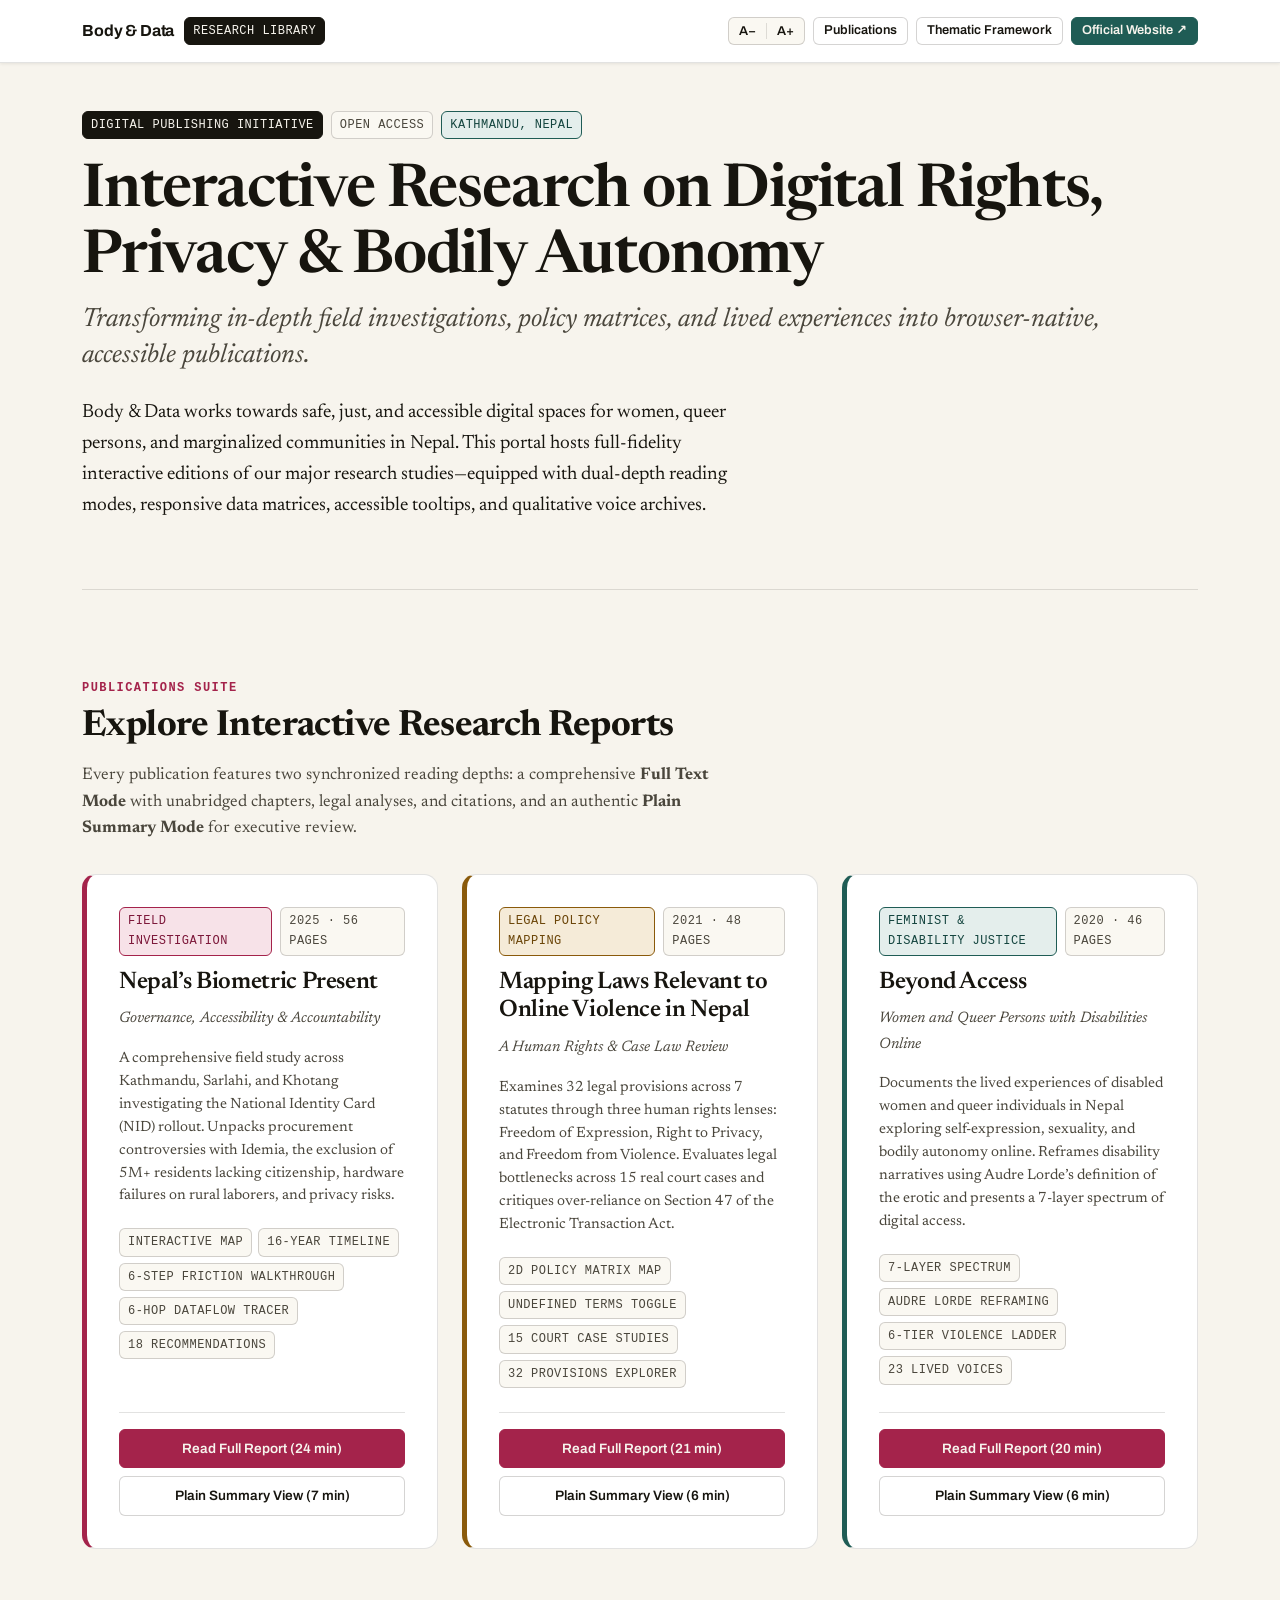
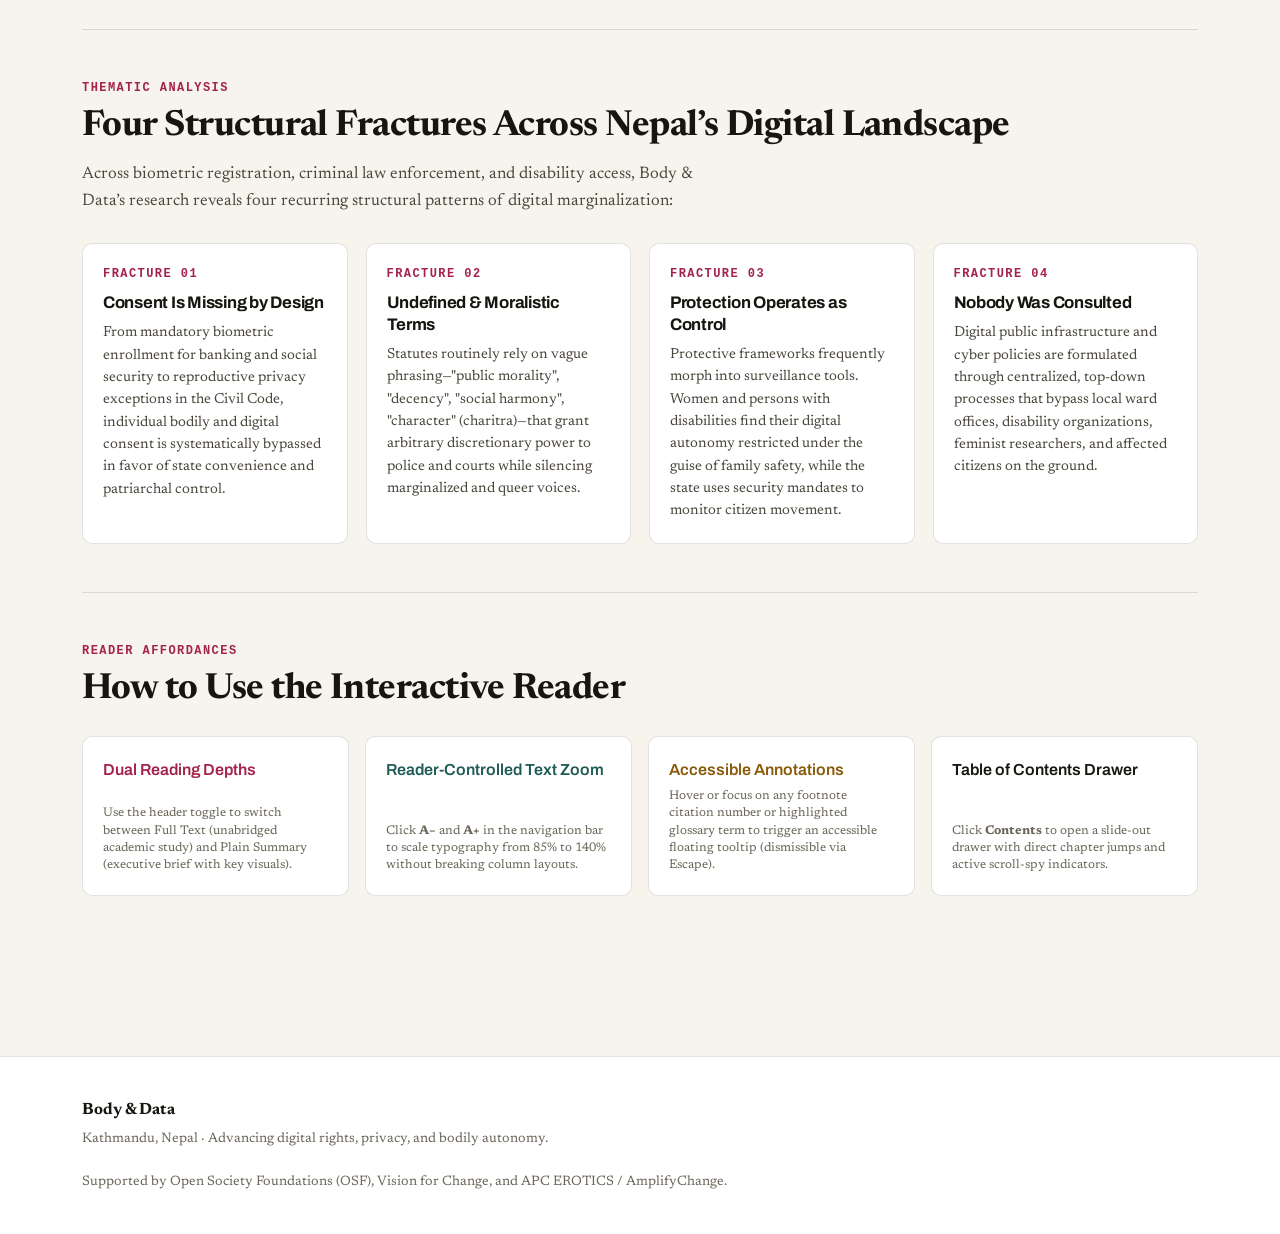
<file: site/index.html>
<!DOCTYPE html>
<html lang="en">
<head>
  <meta charset="UTF-8">
  <meta name="viewport" content="width=device-width, initial-scale=1.0">
  <title>Body &amp; Data — Interactive Research Library</title>
  <meta name="description" content="Interactive research publications on digital rights, privacy, biometric surveillance, online gender-based violence, and disability justice in Nepal.">
  
  <!-- Fonts -->
  <link rel="preconnect" href="https://fonts.googleapis.com">
  <link rel="preconnect" href="https://fonts.gstatic.com" crossorigin>
  <link href="https://fonts.googleapis.com/css2?family=Archivo:ital,wght@0,400;0,500;0,600;0,700;1,400&family=Newsreader:ital,opsz,wght@0,6..72,400;0,6..72,500;0,6..72,600;1,6..72,400&display=swap" rel="stylesheet">
  
  <!-- Stylesheets -->
  <link rel="stylesheet" href="css/base.css">
  <link rel="stylesheet" href="css/layout.css">
  <link rel="stylesheet" href="css/components.css">
  <link rel="stylesheet" href="css/print.css">
</head>
<body>
  <!-- Skip Link -->
  <a href="#main-content" class="skip-link">Skip to main library content</a>

  <!-- Header -->
  <header class="report-header" role="banner">
    <div class="site-container">
      <div class="header-inner">
        <a href="index.html" class="brand-group" aria-label="Body and Data Research Library Home">
          <span class="brand-title">Body &amp; Data</span>
          <span class="badge badge-filled">Research Library</span>
        </a>
        <nav class="header-controls" aria-label="Library Navigation">
          <div role="group" aria-label="Text Size Controls" class="zoom-ctrl-group">
            <button type="button" id="btn-zoom-out" class="zoom-btn" aria-label="Decrease text size">A−</button>
            <div class="zoom-divider" aria-hidden="true"></div>
            <button type="button" id="btn-zoom-in" class="zoom-btn" aria-label="Increase text size">A+</button>
          </div>
          <a href="#publications" class="btn btn-sm">Publications</a>
          <a href="#themes" class="btn btn-sm">Thematic Framework</a>
          <a href="https://bodyanddata.org" target="_blank" rel="noopener noreferrer" class="btn btn-sm btn-accent">Official Website ↗</a>
        </nav>
      </div>
    </div>
  </header>

  <!-- Main Content -->
  <main id="main-content" role="main">
    <div class="site-container">
      
      <!-- Hero -->
      <section class="hero-cover" aria-labelledby="hero-title">
        <div class="hero-meta-badges">
          <span class="badge badge-filled">Digital Publishing Initiative</span>
          <span class="badge">Open Access</span>
          <span class="badge badge-teal">Kathmandu, Nepal</span>
        </div>
        <h1 id="hero-title" class="hero-title">Interactive Research on Digital Rights, Privacy &amp; Bodily Autonomy</h1>
        <p class="hero-subtitle">Transforming in-depth field investigations, policy matrices, and lived experiences into browser-native, accessible publications.</p>
        <p class="hero-lead-text">
          Body &amp; Data works towards safe, just, and accessible digital spaces for women, queer persons, and marginalized communities in Nepal. This portal hosts full-fidelity interactive editions of our major research studies—equipped with dual-depth reading modes, responsive data matrices, accessible tooltips, and qualitative voice archives.
        </p>
      </section>

      <!-- Publications Grid -->
      <section id="publications" class="report-section" aria-labelledby="heading-pubs">
        <p class="eyebrow section-eyebrow">Publications Suite</p>
        <h2 id="heading-pubs" class="section-title">Explore Interactive Research Reports</h2>
        <p class="section-lead">Every publication features two synchronized reading depths: a comprehensive <strong>Full Text Mode</strong> with unabridged chapters, legal analyses, and citations, and an authentic <strong>Plain Summary Mode</strong> for executive review.</p>

        <div class="deck-features-grid" style="grid-template-columns: repeat(auto-fit, minmax(320px, 1fr)); gap: 24px; margin-top: 32px;">
          
          <!-- Publication 1: Biometrics -->
          <article class="glance-card" style="display: flex; flex-direction: column; justify-content: space-between; border-left: 5px solid var(--accent-crimson);">
            <div>
              <div style="display: flex; justify-content: space-between; gap: 8px; margin-bottom: 12px;">
                <span class="badge badge-accent">Field Investigation</span>
                <span class="badge">2025 · 56 Pages</span>
              </div>
              <h3 style="font-size: 1.5rem; line-height: 1.2; margin-bottom: 10px;">
                <a href="nepal-biometric-present.html" style="color: var(--text-primary); text-decoration: none;">Nepal’s Biometric Present</a>
              </h3>
              <p style="font-style: italic; font-size: 0.95rem; color: var(--text-secondary); margin-bottom: 16px;">Governance, Accessibility &amp; Accountability</p>
              <p style="font-size: 0.925rem; line-height: 1.55; color: var(--text-secondary); margin-bottom: 20px;">
                A comprehensive field study across Kathmandu, Sarlahi, and Khotang investigating the National Identity Card (NID) rollout. Unpacks procurement controversies with Idemia, the exclusion of 5M+ residents lacking citizenship, hardware failures on rural laborers, and privacy risks.
              </p>
              <div style="display: flex; flex-wrap: wrap; gap: 6px; margin-bottom: 24px;">
                <span class="badge">Interactive Map</span>
                <span class="badge">16-Year Timeline</span>
                <span class="badge">6-Step Friction Walkthrough</span>
                <span class="badge">6-Hop Dataflow Tracer</span>
                <span class="badge">18 Recommendations</span>
              </div>
            </div>
            <div class="pub-card-actions">
              <a href="nepal-biometric-present.html" class="btn btn-primary">Read Full Report (24 min)</a>
              <a href="nepal-biometric-present.html#glance" class="btn">Plain Summary View (7 min)</a>
            </div>
          </article>

          <!-- Publication 2: Mapping Laws -->
          <article class="glance-card" style="display: flex; flex-direction: column; justify-content: space-between; border-left: 5px solid var(--accent-gold);">
            <div>
              <div style="display: flex; justify-content: space-between; gap: 8px; margin-bottom: 12px;">
                <span class="badge" style="background: var(--accent-gold-tint); color: var(--accent-gold-hover); border-color: var(--accent-gold);">Legal Policy Mapping</span>
                <span class="badge">2021 · 48 Pages</span>
              </div>
              <h3 style="font-size: 1.5rem; line-height: 1.2; margin-bottom: 10px;">
                <a href="mapping-laws.html" style="color: var(--text-primary); text-decoration: none;">Mapping Laws Relevant to Online Violence in Nepal</a>
              </h3>
              <p style="font-style: italic; font-size: 0.95rem; color: var(--text-secondary); margin-bottom: 16px;">A Human Rights &amp; Case Law Review</p>
              <p style="font-size: 0.925rem; line-height: 1.55; color: var(--text-secondary); margin-bottom: 20px;">
                Examines 32 legal provisions across 7 statutes through three human rights lenses: Freedom of Expression, Right to Privacy, and Freedom from Violence. Evaluates legal bottlenecks across 15 real court cases and critiques over-reliance on Section 47 of the Electronic Transaction Act.
              </p>
              <div style="display: flex; flex-wrap: wrap; gap: 6px; margin-bottom: 24px;">
                <span class="badge">2D Policy Matrix Map</span>
                <span class="badge">Undefined Terms Toggle</span>
                <span class="badge">15 Court Case Studies</span>
                <span class="badge">32 Provisions Explorer</span>
              </div>
            </div>
            <div class="pub-card-actions">
              <a href="mapping-laws.html" class="btn btn-primary">Read Full Report (21 min)</a>
              <a href="mapping-laws.html#glance" class="btn">Plain Summary View (6 min)</a>
            </div>
          </article>

          <!-- Publication 3: Beyond Access -->
          <article class="glance-card" style="display: flex; flex-direction: column; justify-content: space-between; border-left: 5px solid var(--accent-teal);">
            <div>
              <div style="display: flex; justify-content: space-between; gap: 8px; margin-bottom: 12px;">
                <span class="badge badge-teal">Feminist &amp; Disability Justice</span>
                <span class="badge">2020 · 46 Pages</span>
              </div>
              <h3 style="font-size: 1.5rem; line-height: 1.2; margin-bottom: 10px;">
                <a href="beyond-access.html" style="color: var(--text-primary); text-decoration: none;">Beyond Access</a>
              </h3>
              <p style="font-style: italic; font-size: 0.95rem; color: var(--text-secondary); margin-bottom: 16px;">Women and Queer Persons with Disabilities Online</p>
              <p style="font-size: 0.925rem; line-height: 1.55; color: var(--text-secondary); margin-bottom: 20px;">
                Documents the lived experiences of disabled women and queer individuals in Nepal exploring self-expression, sexuality, and bodily autonomy online. Reframes disability narratives using Audre Lorde’s definition of the erotic and presents a 7-layer spectrum of digital access.
              </p>
              <div style="display: flex; flex-wrap: wrap; gap: 6px; margin-bottom: 24px;">
                <span class="badge">7-Layer Spectrum</span>
                <span class="badge">Audre Lorde Reframing</span>
                <span class="badge">6-Tier Violence Ladder</span>
                <span class="badge">23 Lived Voices</span>
              </div>
            </div>
            <div class="pub-card-actions">
              <a href="beyond-access.html" class="btn btn-primary">Read Full Report (20 min)</a>
              <a href="beyond-access.html#glance" class="btn">Plain Summary View (6 min)</a>
            </div>
          </article>

        </div>
      </section>

      <!-- 4 Cross-Cutting Thematic Frameworks -->
      <section id="themes" class="report-section" aria-labelledby="heading-themes">
        <p class="eyebrow section-eyebrow">Thematic Analysis</p>
        <h2 id="heading-themes" class="section-title">Four Structural Fractures Across Nepal’s Digital Landscape</h2>
        <p class="section-lead">Across biometric registration, criminal law enforcement, and disability access, Body &amp; Data’s research reveals four recurring structural patterns of digital marginalization:</p>

        <div class="deck-features-grid" style="grid-template-columns: repeat(auto-fit, minmax(260px, 1fr)); gap: 18px; margin-top: 24px;">
          
          <div class="deck-feature-card">
            <p class="deck-feature-num">Fracture 01</p>
            <h3 class="deck-feature-title">Consent Is Missing by Design</h3>
            <p class="deck-feature-desc">From mandatory biometric enrollment for banking and social security to reproductive privacy exceptions in the Civil Code, individual bodily and digital consent is systematically bypassed in favor of state convenience and patriarchal control.</p>
          </div>

          <div class="deck-feature-card">
            <p class="deck-feature-num">Fracture 02</p>
            <h3 class="deck-feature-title">Undefined &amp; Moralistic Terms</h3>
            <p class="deck-feature-desc">Statutes routinely rely on vague phrasing—"public morality", "decency", "social harmony", "character" (charitra)—that grant arbitrary discretionary power to police and courts while silencing marginalized and queer voices.</p>
          </div>

          <div class="deck-feature-card">
            <p class="deck-feature-num">Fracture 03</p>
            <h3 class="deck-feature-title">Protection Operates as Control</h3>
            <p class="deck-feature-desc">Protective frameworks frequently morph into surveillance tools. Women and persons with disabilities find their digital autonomy restricted under the guise of family safety, while the state uses security mandates to monitor citizen movement.</p>
          </div>

          <div class="deck-feature-card">
            <p class="deck-feature-num">Fracture 04</p>
            <h3 class="deck-feature-title">Nobody Was Consulted</h3>
            <p class="deck-feature-desc">Digital public infrastructure and cyber policies are formulated through centralized, top-down processes that bypass local ward offices, disability organizations, feminist researchers, and affected citizens on the ground.</p>
          </div>

        </div>
      </section>

      <!-- Reading Accessibility Tools Guide -->
      <section class="report-section" aria-labelledby="heading-a11y">
        <p class="eyebrow section-eyebrow">Reader Affordances</p>
        <h2 id="heading-a11y" class="section-title">How to Use the Interactive Reader</h2>
        
        <div class="stat-cards-grid" style="grid-template-columns: repeat(auto-fit, minmax(240px, 1fr)); margin-top: 24px;">
          <div class="stat-card">
            <p class="stat-card-label" style="font-size: 1rem; color: var(--accent-crimson);">Dual Reading Depths</p>
            <p class="stat-card-note">Use the header toggle to switch between Full Text (unabridged academic study) and Plain Summary (executive brief with key visuals).</p>
          </div>
          <div class="stat-card">
            <p class="stat-card-label" style="font-size: 1rem; color: var(--accent-teal);">Reader-Controlled Text Zoom</p>
            <p class="stat-card-note">Click <strong>A−</strong> and <strong>A+</strong> in the navigation bar to scale typography from 85% to 140% without breaking column layouts.</p>
          </div>
          <div class="stat-card">
            <p class="stat-card-label" style="font-size: 1rem; color: var(--accent-gold);">Accessible Annotations</p>
            <p class="stat-card-note">Hover or focus on any footnote citation number or highlighted glossary term to trigger an accessible floating tooltip (dismissible via Escape).</p>
          </div>
          <div class="stat-card">
            <p class="stat-card-label" style="font-size: 1rem; color: var(--text-primary);">Table of Contents Drawer</p>
            <p class="stat-card-note">Click <strong>Contents</strong> to open a slide-out drawer with direct chapter jumps and active scroll-spy indicators.</p>
          </div>
        </div>
      </section>

    </div>
  </main>

  <!-- Footer -->
  <footer class="site-footer" role="contentinfo">
    <div class="site-container">
      <div class="footer-inner">
        <div>
          <p style="font-weight: 700; color: var(--text-primary); margin-bottom: 4px;">Body &amp; Data</p>
          <p style="color: var(--text-muted); font-size: 0.85rem;">Kathmandu, Nepal · Advancing digital rights, privacy, and bodily autonomy.</p>
        </div>
        <div>
          <p style="color: var(--text-muted); font-size: 0.85rem;">
            Supported by Open Society Foundations (OSF), Vision for Change, and APC EROTICS / AmplifyChange.
          </p>
        </div>
      </div>
    </div>
  </footer>

  <!-- Scripts -->
  <script src="js/annotations.js"></script>
  <script src="js/report-core.js"></script>
</body>
</html>
</file>
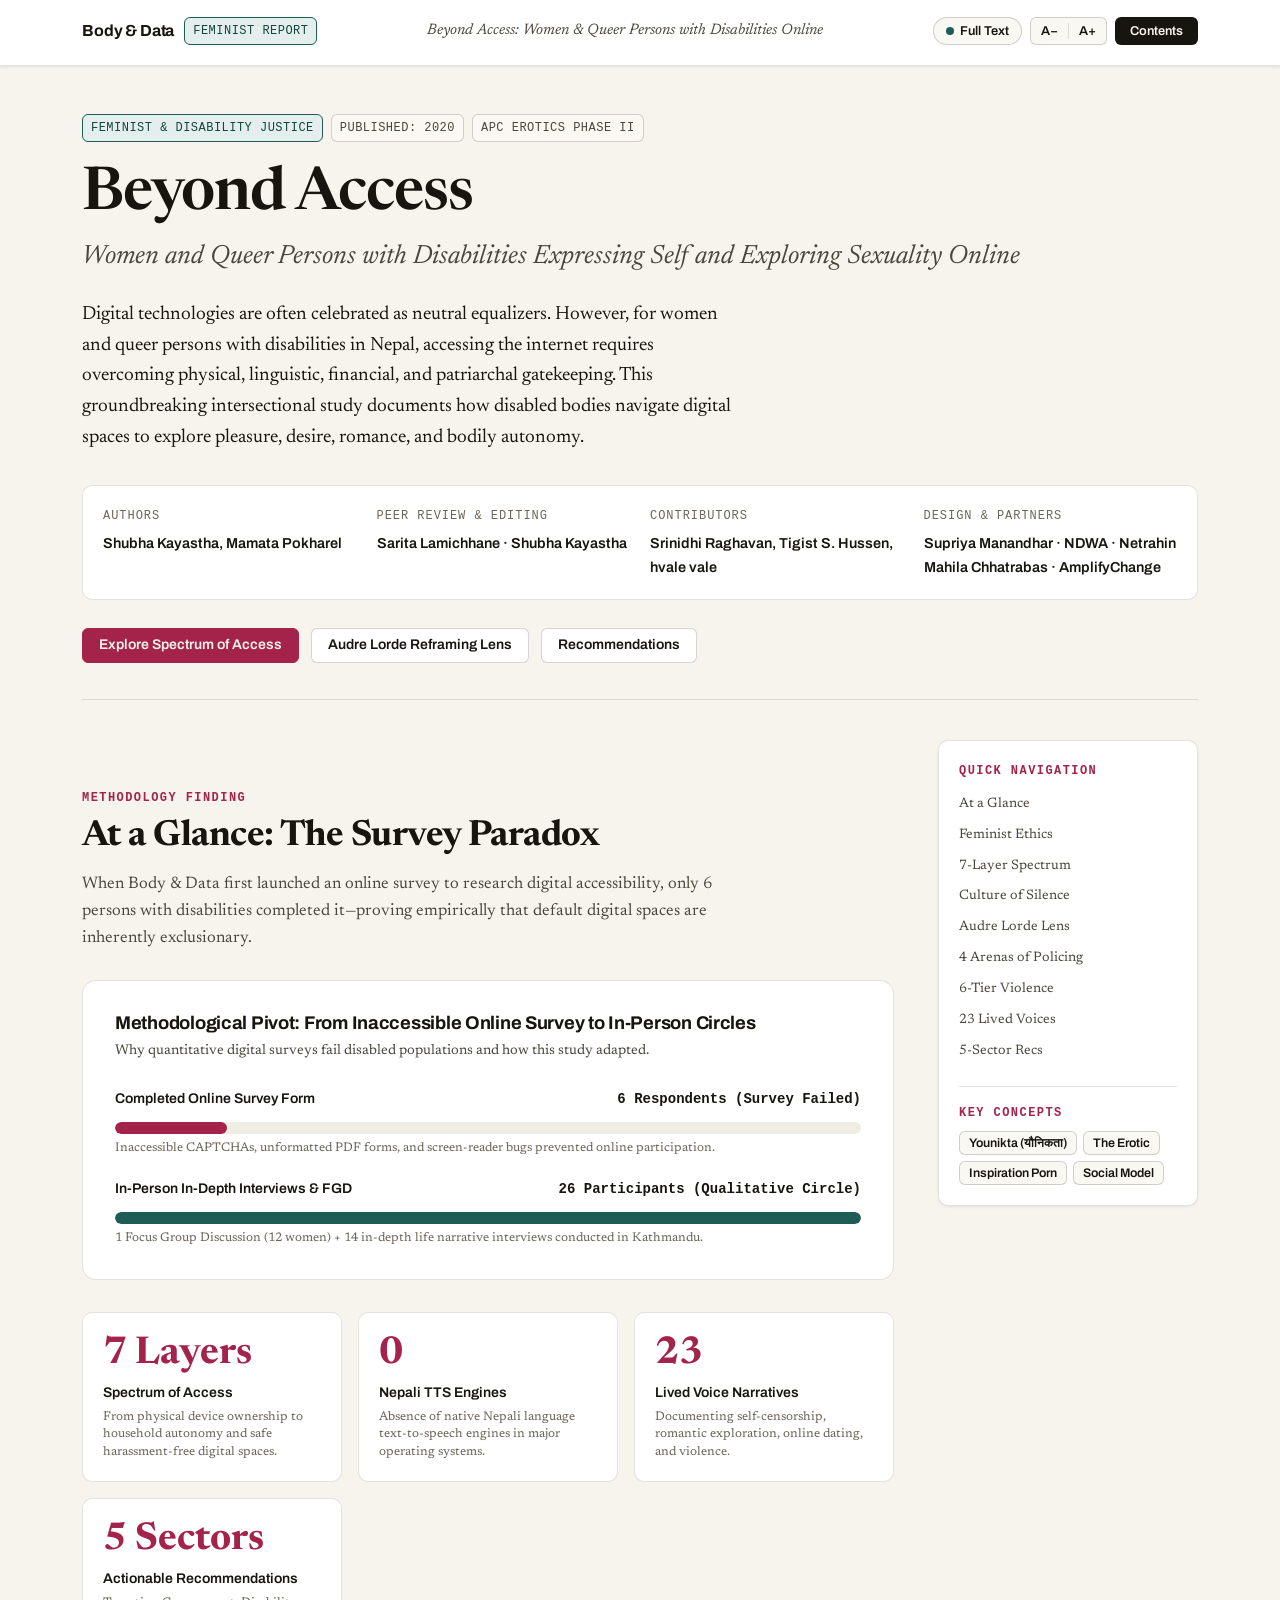
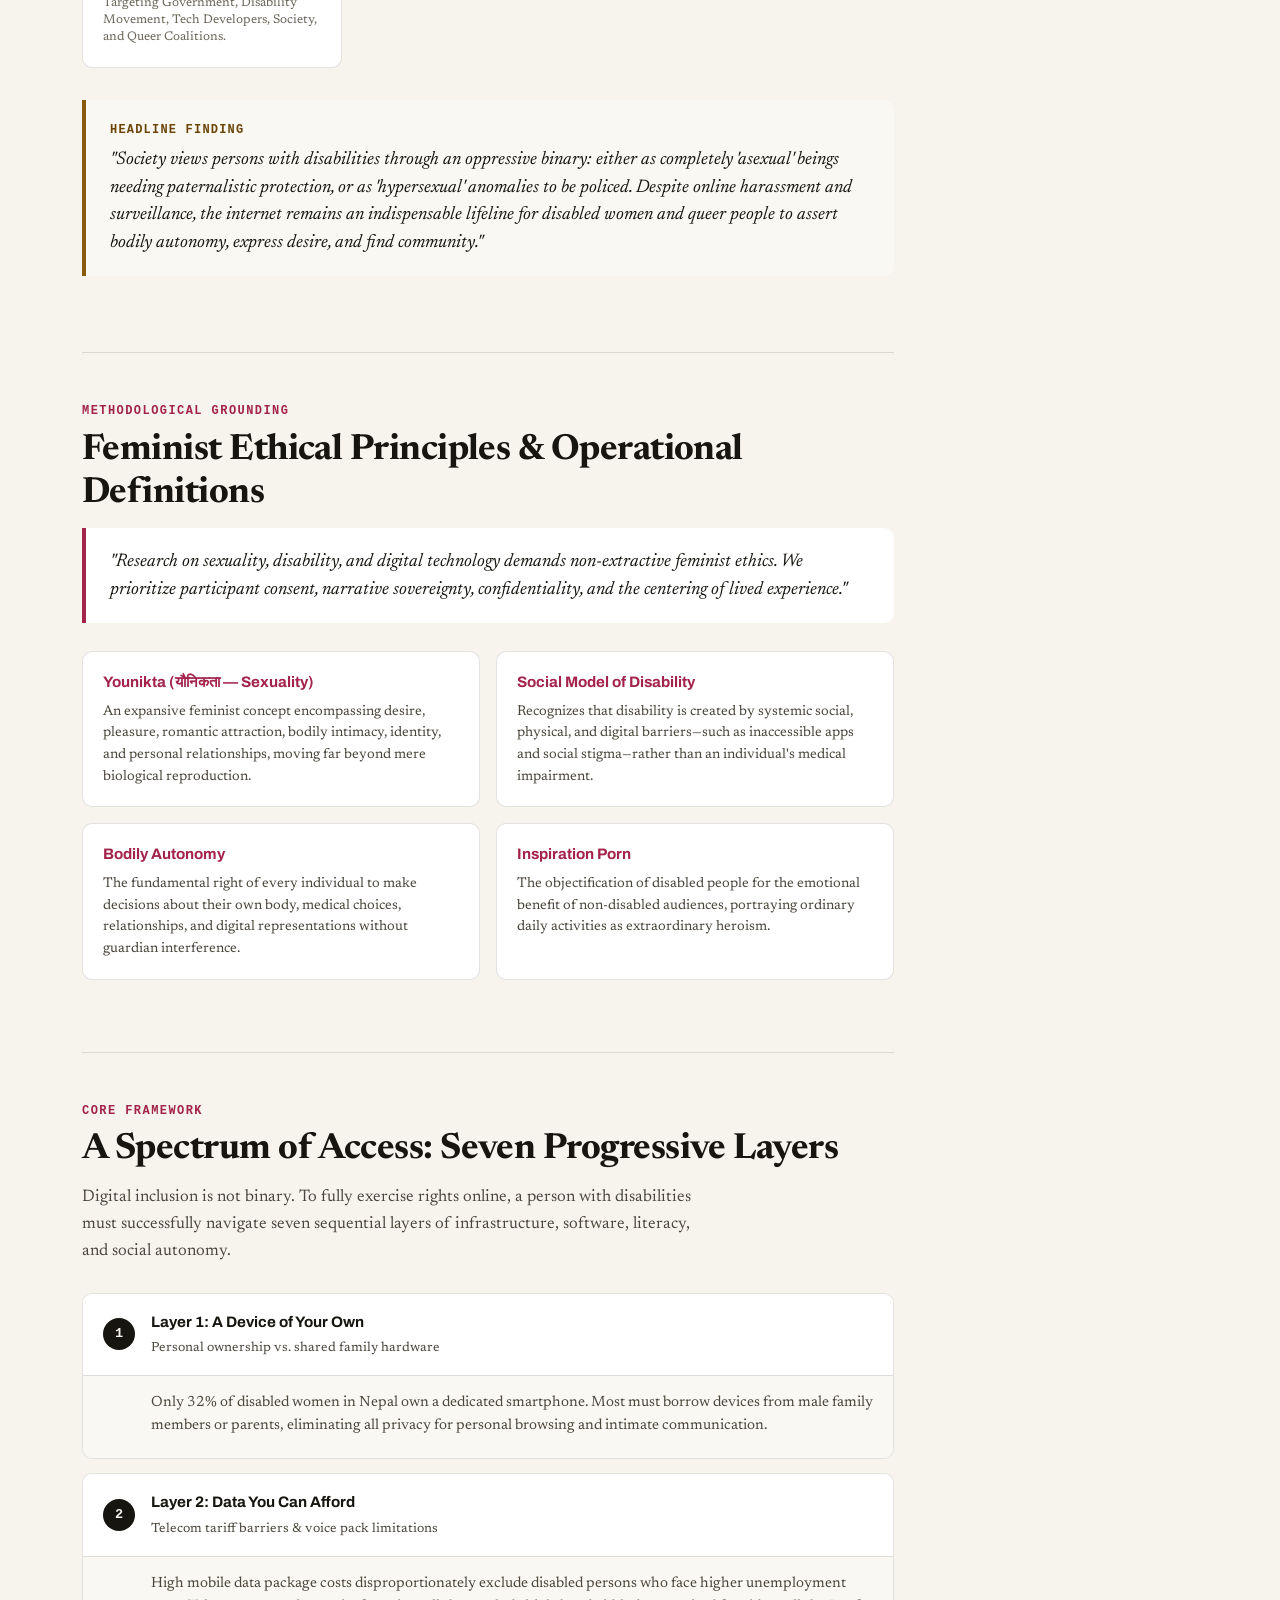
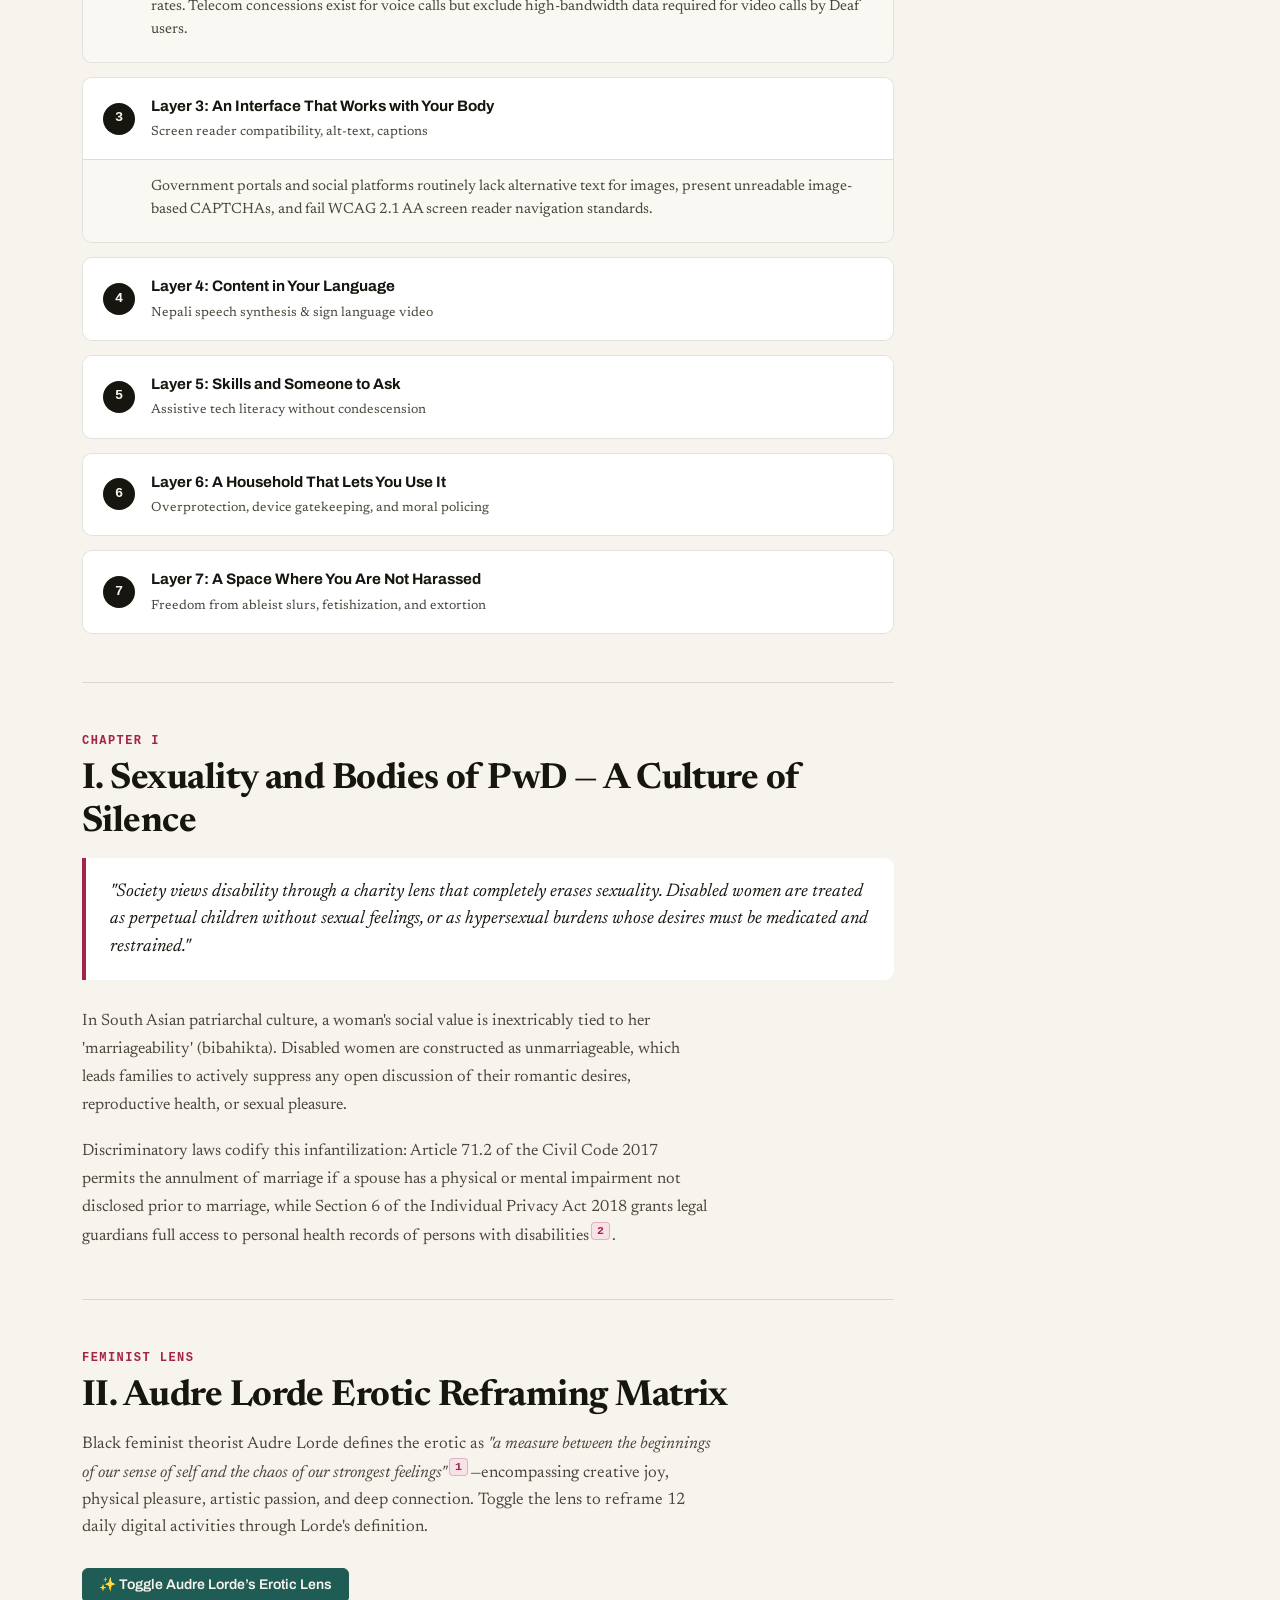
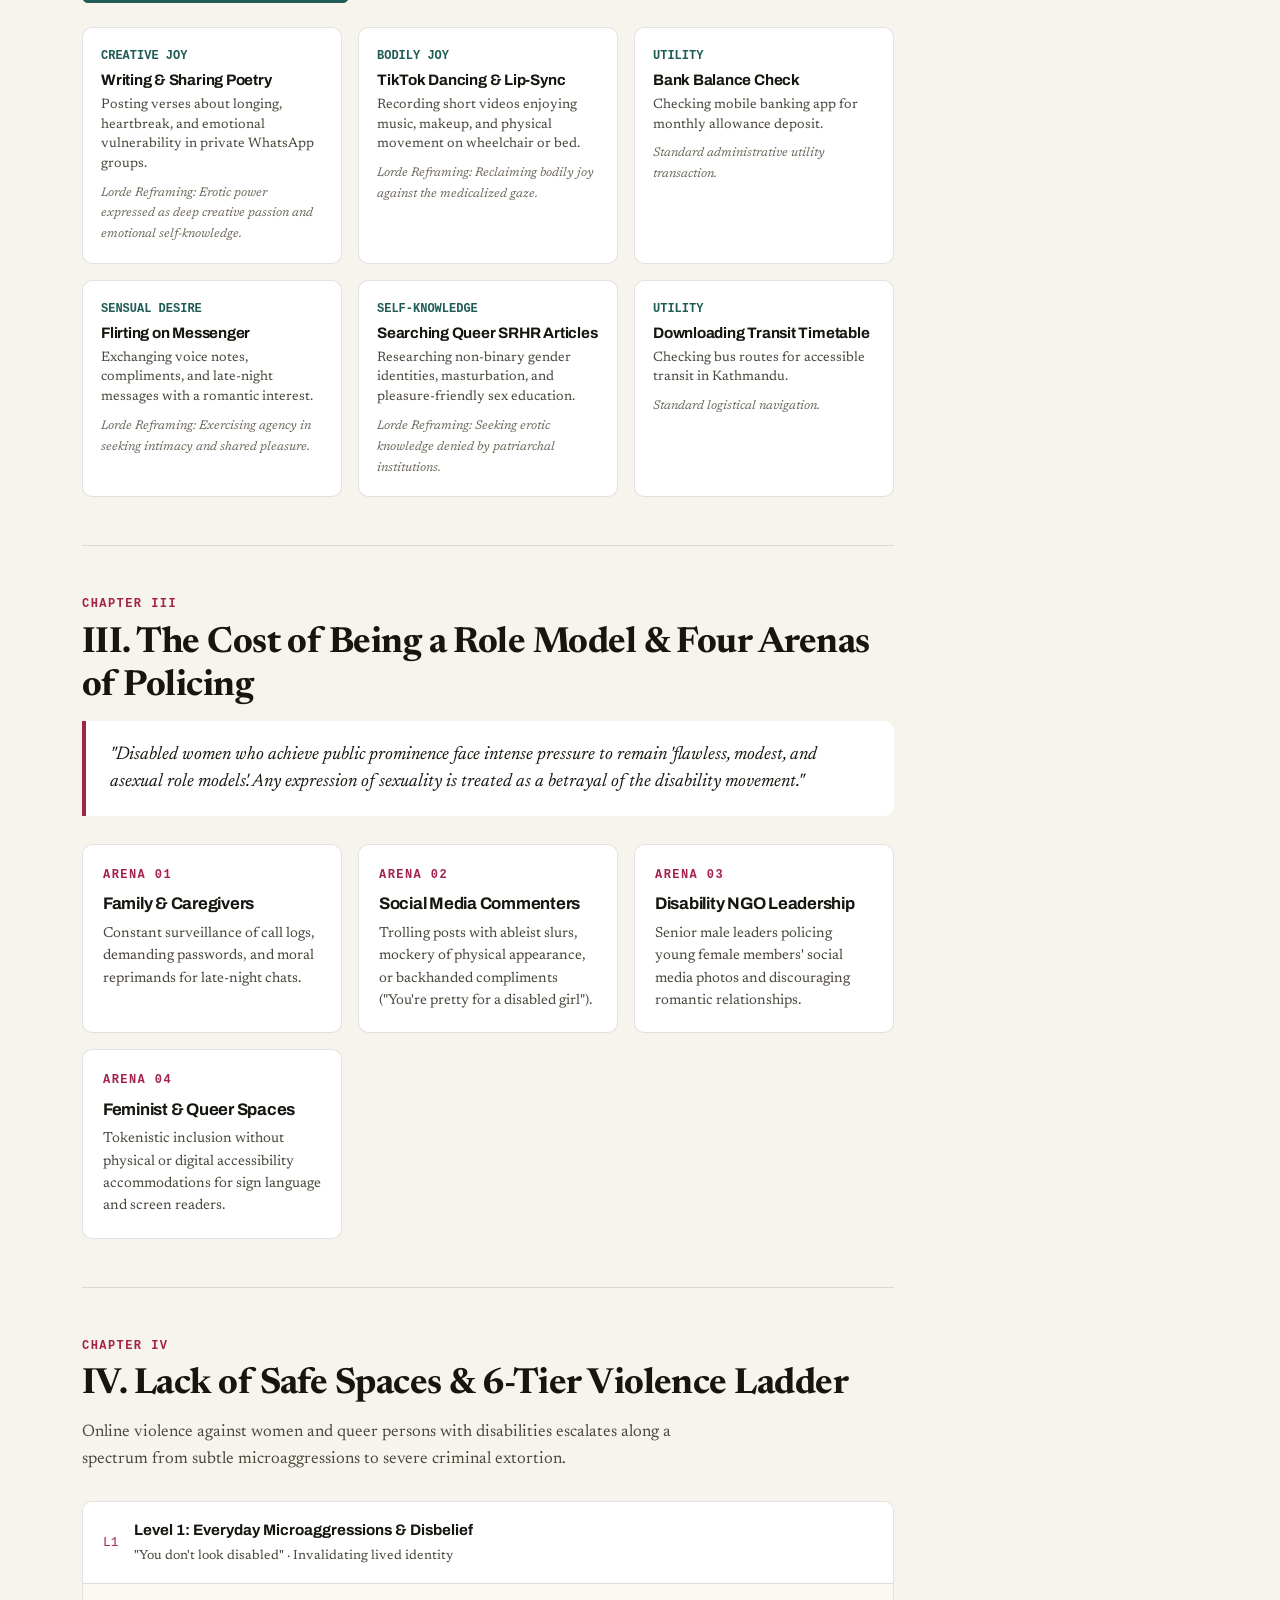
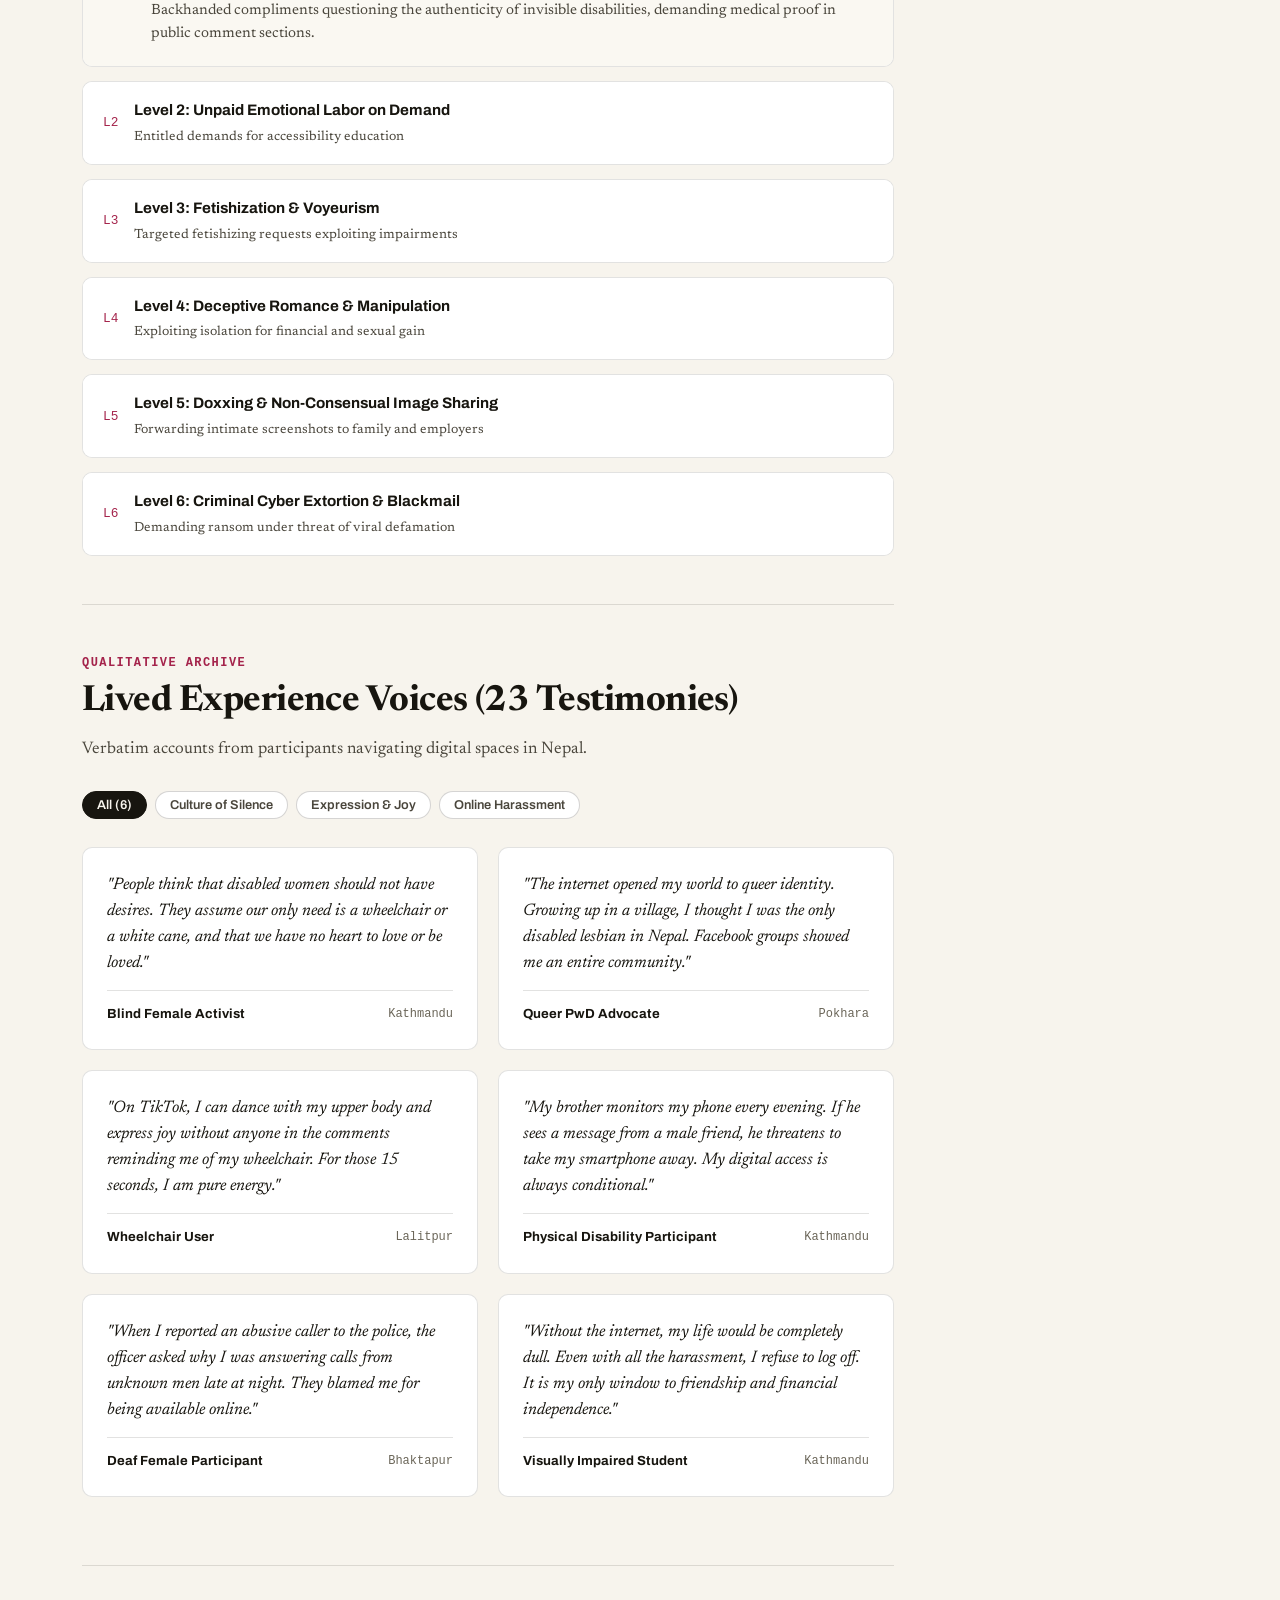
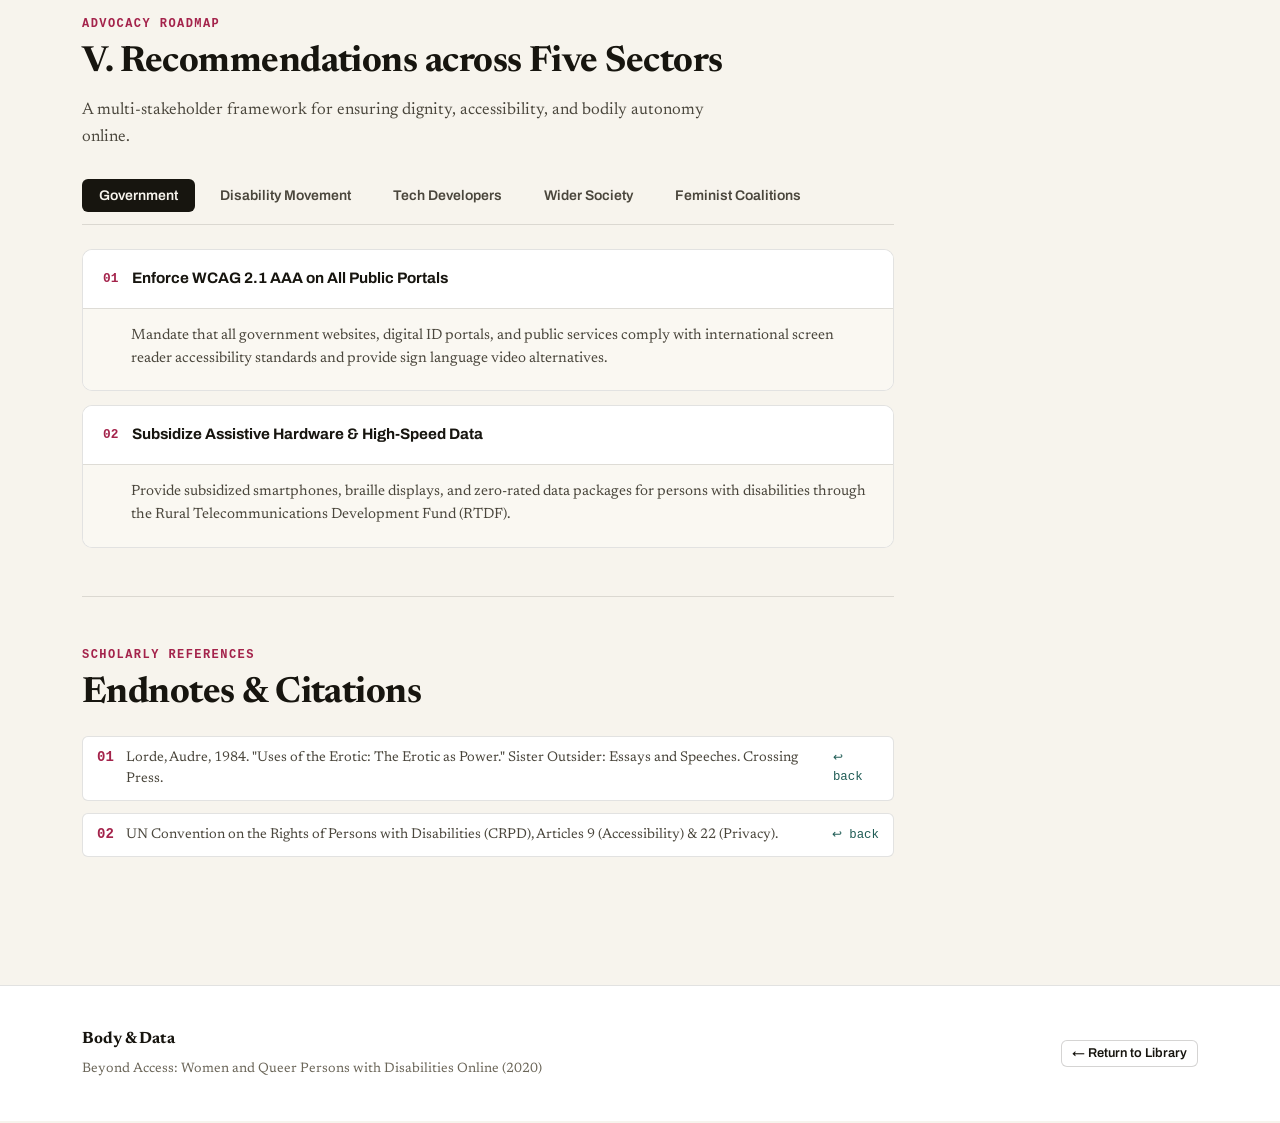
<file: site/beyond-access.html>
<!DOCTYPE html>
<html lang="en">
<head>
  <meta charset="UTF-8">
  <meta name="viewport" content="width=device-width, initial-scale=1.0">
  <title>Beyond Access: Women and Queer Persons with Disabilities Online — Body &amp; Data</title>
  <meta name="description" content="An intersectional feminist research study by Body &amp; Data documenting lived experiences of women and queer persons with disabilities exploring sexuality and self-expression online in Nepal.">
  
  <!-- Fonts -->
  <link rel="preconnect" href="https://fonts.googleapis.com">
  <link rel="preconnect" href="https://fonts.gstatic.com" crossorigin>
  <link href="https://fonts.googleapis.com/css2?family=Archivo:ital,wght@0,400;0,500;0,600;0,700;1,400&family=Newsreader:ital,opsz,wght@0,6..72,400;0,6..72,500;0,6..72,600;1,6..72,400&display=swap" rel="stylesheet">
  
  <!-- Stylesheets -->
  <link rel="stylesheet" href="css/base.css">
  <link rel="stylesheet" href="css/layout.css">
  <link rel="stylesheet" href="css/components.css">
  <link rel="stylesheet" href="css/print.css">
</head>
<body data-reading-depth="full">
  <!-- Skip Link -->
  <a href="#main-content" class="skip-link">Skip to main research text</a>

  <!-- Header -->
  <header class="report-header" role="banner">
    <div class="site-container">
      <div class="header-inner">
        <a href="index.html" class="brand-group" aria-label="Return to Research Library Home">
          <span class="brand-title">Body &amp; Data</span>
          <span class="badge badge-teal">Feminist Report</span>
        </a>
        <div class="header-pub-title">
          <span class="pub-title-text">Beyond Access: Women &amp; Queer Persons with Disabilities Online</span>
        </div>
        <nav class="header-controls" aria-label="Reading Options">
          <button type="button" id="btn-depth-toggle" class="btn-depth-toggle" aria-pressed="true" title="Toggle between full academic text and plain executive summary">
            <span class="depth-indicator-dot" aria-hidden="true" style="background-color: var(--accent-teal);"></span>
            <span class="depth-label-text">Full Text</span>
          </button>
          <div role="group" aria-label="Text Size Controls" class="zoom-ctrl-group">
            <button type="button" id="btn-zoom-out" class="zoom-btn" aria-label="Decrease text size">A−</button>
            <div class="zoom-divider" aria-hidden="true"></div>
            <button type="button" id="btn-zoom-in" class="zoom-btn" aria-label="Increase text size">A+</button>
          </div>
          <button type="button" id="btn-toc-toggle" class="btn-toc" aria-expanded="false" aria-controls="toc-drawer">
            Contents
          </button>
        </nav>
      </div>
    </div>
    <div class="progress-track" aria-hidden="true">
      <div id="reading-progress-bar" class="progress-bar" style="background-color: var(--accent-teal);"></div>
    </div>
  </header>

  <!-- Table of Contents Drawer Backdrop & Drawer -->
  <div id="toc-backdrop" class="toc-drawer-backdrop" aria-hidden="true"></div>
  <aside id="toc-drawer" class="toc-drawer" aria-label="Table of Contents">
    <div class="toc-header">
      <h2>Table of Contents</h2>
      <button type="button" id="btn-toc-close" class="toc-close-btn" aria-label="Close Table of Contents">✕ Close</button>
    </div>
    <nav class="toc-nav">
      <ol class="toc-list">
        <li><a href="#glance" class="toc-link"><span class="toc-num">00</span><span class="toc-title">At a Glance: The Survey Finding</span></a></li>
        <li><a href="#ethics" class="toc-link"><span class="toc-num">01</span><span class="toc-title">Feminist Ethical Principles &amp; Definitions</span></a></li>
        <li><a href="#spectrum" class="toc-link"><span class="toc-num">02</span><span class="toc-title">A Spectrum of Access: 7 Progressive Layers</span></a></li>
        <li><a href="#culture-silence" class="toc-link"><span class="toc-num">03</span><span class="toc-title">I. Sexuality &amp; Bodies: A Culture of Silence</span></a></li>
        <li><a href="#erotic-reframing" class="toc-link"><span class="toc-num">04</span><span class="toc-title">II. Audre Lorde Erotic Reframing Matrix</span></a></li>
        <li><a href="#policing" class="toc-link"><span class="toc-num">05</span><span class="toc-title">III. The Cost of Being a Role Model</span></a></li>
        <li><a href="#online-violence" class="toc-link"><span class="toc-num">06</span><span class="toc-title">IV. Lack of Safe Spaces &amp; 6-Tier Harm Ladder</span></a></li>
        <li><a href="#voices" class="toc-link"><span class="toc-num">07</span><span class="toc-title">Qualitative Voices Archive (23 Testimonies)</span></a></li>
        <li><a href="#recommendations" class="toc-link"><span class="toc-num">08</span><span class="toc-title">V. Recommendations across 5 Sectors</span></a></li>
        <li><a href="#references" class="toc-link"><span class="toc-num">09</span><span class="toc-title">Endnotes &amp; References</span></a></li>
      </ol>
    </nav>
  </aside>

  <!-- Main Content -->
  <main id="main-content" role="main" tabindex="-1">
    <div class="site-container">
      
      <!-- Hero -->
      <section class="hero-cover" aria-labelledby="report-main-title">
        <div class="hero-meta-badges">
          <span class="badge badge-teal">Feminist &amp; Disability Justice</span>
          <span class="badge">Published: 2020</span>
          <span class="badge">APC EROTICS Phase II</span>
        </div>
        <h1 id="report-main-title" class="hero-title">Beyond Access</h1>
        <p class="hero-subtitle">Women and Queer Persons with Disabilities Expressing Self and Exploring Sexuality Online</p>
        <p class="hero-lead-text">
          Digital technologies are often celebrated as neutral equalizers. However, for women and queer persons with disabilities in Nepal, accessing the internet requires overcoming physical, linguistic, financial, and patriarchal gatekeeping. This groundbreaking intersectional study documents how disabled bodies navigate digital spaces to explore pleasure, desire, romance, and bodily autonomy.
        </p>

        <div class="hero-credits-grid">
          <div class="hero-credit-item">
            <p class="credit-label">Authors</p>
            <p class="credit-value">Shubha Kayastha, Mamata Pokharel</p>
          </div>
          <div class="hero-credit-item">
            <p class="credit-label">Peer Review &amp; Editing</p>
            <p class="credit-value">Sarita Lamichhane · Shubha Kayastha</p>
          </div>
          <div class="hero-credit-item">
            <p class="credit-label">Contributors</p>
            <p class="credit-value">Srinidhi Raghavan, Tigist S. Hussen, hvale vale</p>
          </div>
          <div class="hero-credit-item">
            <p class="credit-label">Design &amp; Partners</p>
            <p class="credit-value">Supriya Manandhar · NDWA · Netrahin Mahila Chhatrabas · AmplifyChange</p>
          </div>
        </div>

        <div class="hero-action-buttons">
          <a href="#spectrum" class="btn btn-primary">Explore Spectrum of Access</a>
          <a href="#erotic-reframing" class="btn">Audre Lorde Reframing Lens</a>
          <a href="#recommendations" class="btn">Recommendations</a>
        </div>
      </section>

      <!-- Layout Grid -->
      <div class="reading-layout">
        <div class="reading-main-column">

          <!-- AT A GLANCE -->
          <section id="glance" class="report-section" aria-labelledby="heading-glance">
            <p class="eyebrow section-eyebrow">Methodology Finding</p>
            <h2 id="heading-glance" class="section-title">At a Glance: The Survey Paradox</h2>
            <p class="section-lead">When Body &amp; Data first launched an online survey to research digital accessibility, only 6 persons with disabilities completed it—proving empirically that default digital spaces are inherently exclusionary.</p>

            <div class="glance-card">
              <h3 class="glance-card-title">Methodological Pivot: From Inaccessible Online Survey to In-Person Circles</h3>
              <p class="glance-card-sub">Why quantitative digital surveys fail disabled populations and how this study adapted.</p>
              
              <div class="scale-bars-list">
                <div class="scale-bar-item">
                  <div class="bar-label-row">
                    <span class="bar-label">Completed Online Survey Form</span>
                    <span class="bar-value">6 Respondents (Survey Failed)</span>
                  </div>
                  <div class="scale-bar-track">
                    <div class="scale-bar-fill" style="width: 15%; background-color: var(--accent-crimson);"></div>
                  </div>
                  <p class="scale-bar-note">Inaccessible CAPTCHAs, unformatted PDF forms, and screen-reader bugs prevented online participation.</p>
                </div>

                <div class="scale-bar-item">
                  <div class="bar-label-row">
                    <span class="bar-label">In-Person In-Depth Interviews &amp; FGD</span>
                    <span class="bar-value">26 Participants (Qualitative Circle)</span>
                  </div>
                  <div class="scale-bar-track">
                    <div class="scale-bar-fill" style="width: 100%; background-color: var(--accent-teal);"></div>
                  </div>
                  <p class="scale-bar-note">1 Focus Group Discussion (12 women) + 14 in-depth life narrative interviews conducted in Kathmandu.</p>
                </div>
              </div>
            </div>

            <!-- Stat Cards -->
            <div class="stat-cards-grid">
              <div class="stat-card">
                <p class="stat-card-value">7 Layers</p>
                <p class="stat-card-label">Spectrum of Access</p>
                <p class="stat-card-note">From physical device ownership to household autonomy and safe harassment-free digital spaces.</p>
              </div>
              <div class="stat-card">
                <p class="stat-card-value">0</p>
                <p class="stat-card-label">Nepali TTS Engines</p>
                <p class="stat-card-note">Absence of native Nepali language text-to-speech engines in major operating systems.</p>
              </div>
              <div class="stat-card">
                <p class="stat-card-value">23</p>
                <p class="stat-card-label">Lived Voice Narratives</p>
                <p class="stat-card-note">Documenting self-censorship, romantic exploration, online dating, and violence.</p>
              </div>
              <div class="stat-card">
                <p class="stat-card-value">5 Sectors</p>
                <p class="stat-card-label">Actionable Recommendations</p>
                <p class="stat-card-note">Targeting Government, Disability Movement, Tech Developers, Society, and Queer Coalitions.</p>
              </div>
            </div>

            <div class="headline-finding-box">
              <p class="finding-label">Headline Finding</p>
              <p class="finding-text">
                "Society views persons with disabilities through an oppressive binary: either as completely 'asexual' beings needing paternalistic protection, or as 'hypersexual' anomalies to be policed. Despite online harassment and surveillance, the internet remains an indispensable lifeline for disabled women and queer people to assert bodily autonomy, express desire, and find community."
              </p>
            </div>
          </section>

          <!-- FEMINIST ETHICS & DEFINITIONS -->
          <section id="ethics" class="report-section" aria-labelledby="heading-ethics">
            <p class="eyebrow section-eyebrow">Methodological Grounding</p>
            <h2 id="heading-ethics" class="section-title">Feminist Ethical Principles &amp; Operational Definitions</h2>
            
            <div class="chapter-lede-box">
              <p class="chapter-lede-text">
                "Research on sexuality, disability, and digital technology demands non-extractive feminist ethics. We prioritize participant consent, narrative sovereignty, confidentiality, and the centering of lived experience."
              </p>
            </div>

            <div class="glossary-grid" style="margin-top: 24px;">
              <div class="glossary-card">
                <p class="glossary-term">Younikta (यौनिकता — Sexuality)</p>
                <p class="glossary-def">An expansive feminist concept encompassing desire, pleasure, romantic attraction, bodily intimacy, identity, and personal relationships, moving far beyond mere biological reproduction.</p>
              </div>
              <div class="glossary-card">
                <p class="glossary-term">Social Model of Disability</p>
                <p class="glossary-def">Recognizes that disability is created by systemic social, physical, and digital barriers—such as inaccessible apps and social stigma—rather than an individual's medical impairment.</p>
              </div>
              <div class="glossary-card">
                <p class="glossary-term">Bodily Autonomy</p>
                <p class="glossary-def">The fundamental right of every individual to make decisions about their own body, medical choices, relationships, and digital representations without guardian interference.</p>
              </div>
              <div class="glossary-card">
                <p class="glossary-term">Inspiration Porn</p>
                <p class="glossary-def">The objectification of disabled people for the emotional benefit of non-disabled audiences, portraying ordinary daily activities as extraordinary heroism.</p>
              </div>
            </div>
          </section>

          <!-- 7-LAYER SPECTRUM OF ACCESS -->
          <section id="spectrum" class="report-section" aria-labelledby="heading-spectrum">
            <p class="eyebrow section-eyebrow">Core Framework</p>
            <h2 id="heading-spectrum" class="section-title">A Spectrum of Access: Seven Progressive Layers</h2>
            <p class="section-lead">Digital inclusion is not binary. To fully exercise rights online, a person with disabilities must successfully navigate seven sequential layers of infrastructure, software, literacy, and social autonomy.</p>

            <div class="spectrum-ladder">
              
              <details class="spectrum-card" open>
                <summary class="spectrum-summary">
                  <span class="spectrum-num">1</span>
                  <div class="friction-title-group">
                    <span class="friction-title">Layer 1: A Device of Your Own</span>
                    <span class="friction-subtitle">Personal ownership vs. shared family hardware</span>
                  </div>
                </summary>
                <div class="friction-body">
                  <p style="font-size: 0.925rem; line-height: 1.55;">Only 32% of disabled women in Nepal own a dedicated smartphone. Most must borrow devices from male family members or parents, eliminating all privacy for personal browsing and intimate communication.</p>
                </div>
              </details>

              <details class="spectrum-card" open>
                <summary class="spectrum-summary">
                  <span class="spectrum-num">2</span>
                  <div class="friction-title-group">
                    <span class="friction-title">Layer 2: Data You Can Afford</span>
                    <span class="friction-subtitle">Telecom tariff barriers &amp; voice pack limitations</span>
                  </div>
                </summary>
                <div class="friction-body">
                  <p style="font-size: 0.925rem; line-height: 1.55;">High mobile data package costs disproportionately exclude disabled persons who face higher unemployment rates. Telecom concessions exist for voice calls but exclude high-bandwidth data required for video calls by Deaf users.</p>
                </div>
              </details>

              <details class="spectrum-card" open>
                <summary class="spectrum-summary">
                  <span class="spectrum-num">3</span>
                  <div class="friction-title-group">
                    <span class="friction-title">Layer 3: An Interface That Works with Your Body</span>
                    <span class="friction-subtitle">Screen reader compatibility, alt-text, captions</span>
                  </div>
                </summary>
                <div class="friction-body">
                  <p style="font-size: 0.925rem; line-height: 1.55;">Government portals and social platforms routinely lack alternative text for images, present unreadable image-based CAPTCHAs, and fail WCAG 2.1 AA screen reader navigation standards.</p>
                </div>
              </details>

              <details class="spectrum-card">
                <summary class="spectrum-summary">
                  <span class="spectrum-num">4</span>
                  <div class="friction-title-group">
                    <span class="friction-title">Layer 4: Content in Your Language</span>
                    <span class="friction-subtitle">Nepali speech synthesis &amp; sign language video</span>
                  </div>
                </summary>
                <div class="friction-body">
                  <p style="font-size: 0.925rem; line-height: 1.55;">Major screen readers (TalkBack, NVDA, VoiceOver) lack high-quality native Nepali text-to-speech synthesis, forcing blind users to read Romanized Nepali or navigate in English.</p>
                </div>
              </details>

              <details class="spectrum-card">
                <summary class="spectrum-summary">
                  <span class="spectrum-num">5</span>
                  <div class="friction-title-group">
                    <span class="friction-title">Layer 5: Skills and Someone to Ask</span>
                    <span class="friction-subtitle">Assistive tech literacy without condescension</span>
                  </div>
                </summary>
                <div class="friction-body">
                  <p style="font-size: 0.925rem; line-height: 1.55;">Peer support networks are vital. When software updates break screen reader shortcuts, blind users rely on disability WhatsApp groups rather than tech support.</p>
                </div>
              </details>

              <details class="spectrum-card">
                <summary class="spectrum-summary">
                  <span class="spectrum-num">6</span>
                  <div class="friction-title-group">
                    <span class="friction-title">Layer 6: A Household That Lets You Use It</span>
                    <span class="friction-subtitle">Overprotection, device gatekeeping, and moral policing</span>
                  </div>
                </summary>
                <div class="friction-body">
                  <p style="font-size: 0.925rem; line-height: 1.55;">Families routinely confiscate smartphones from disabled daughters under the pretext of 'safety', monitoring their chat logs and preventing romantic interactions.</p>
                </div>
              </details>

              <details class="spectrum-card">
                <summary class="spectrum-summary">
                  <span class="spectrum-num">7</span>
                  <div class="friction-title-group">
                    <span class="friction-title">Layer 7: A Space Where You Are Not Harassed</span>
                    <span class="friction-subtitle">Freedom from ableist slurs, fetishization, and extortion</span>
                  </div>
                </summary>
                <div class="friction-body">
                  <p style="font-size: 0.925rem; line-height: 1.55;">Disabled women who assert visible online presence encounter fetishizing comments, fake proposals, and extortion exploitation targeting their perceived vulnerability.</p>
                </div>
              </details>

            </div>
          </section>

          <!-- CULTURE OF SILENCE -->
          <section id="culture-silence" class="report-section" aria-labelledby="heading-silence">
            <p class="eyebrow section-eyebrow">Chapter I</p>
            <h2 id="heading-silence" class="section-title">I. Sexuality and Bodies of PwD — A Culture of Silence</h2>
            
            <div class="chapter-lede-box">
              <p class="chapter-lede-text">
                "Society views disability through a charity lens that completely erases sexuality. Disabled women are treated as perpetual children without sexual feelings, or as hypersexual burdens whose desires must be medicated and restrained."
              </p>
            </div>

            <!-- Deep Academic Text -->
            <div class="academic-prose prose-measure">
              <p>
                In South Asian patriarchal culture, a woman's social value is inextricably tied to her 'marriageability' (bibahikta). Disabled women are constructed as unmarriageable, which leads families to actively suppress any open discussion of their romantic desires, reproductive health, or sexual pleasure.
              </p>
              <p>
                Discriminatory laws codify this infantilization: Article 71.2 of the Civil Code 2017 permits the annulment of marriage if a spouse has a physical or mental impairment not disclosed prior to marriage, while Section 6 of the Individual Privacy Act 2018 grants legal guardians full access to personal health records of persons with disabilities<a href="#note-2" id="ref-2" data-note="UN Convention on the Rights of Persons with Disabilities (CRPD), Articles 9 (Accessibility) &amp; 22 (Privacy).">2</a>.
              </p>
            </div>
          </section>

          <!-- AUDRE LORDE EROTIC REFRAMING MATRIX -->
          <section id="erotic-reframing" class="report-section" aria-labelledby="heading-erotic">
            <p class="eyebrow section-eyebrow">Feminist Lens</p>
            <h2 id="heading-erotic" class="section-title">II. Audre Lorde Erotic Reframing Matrix</h2>
            <p class="section-lead">
              Black feminist theorist Audre Lorde defines the erotic as <em>"a measure between the beginnings of our sense of self and the chaos of our strongest feelings"</em><a href="#note-1" id="ref-1" data-note="Lorde, Audre, 1984. 'Uses of the Erotic: The Erotic as Power.' Sister Outsider: Essays and Speeches.">1</a>—encompassing creative joy, physical pleasure, artistic passion, and deep connection. Toggle the lens to reframe 12 daily digital activities through Lorde's definition.
            </p>

            <div style="margin-bottom: 24px;">
              <button type="button" id="btn-toggle-erotic-lens" class="btn btn-accent" aria-pressed="false">
                ✨ Toggle Audre Lorde’s Erotic Lens
              </button>
            </div>

            <div class="reframing-activity-grid">
              
              <div class="activity-card" data-erotic="true">
                <p class="activity-tag">Creative Joy</p>
                <h4 class="activity-title">Writing &amp; Sharing Poetry</h4>
                <p class="activity-body">Posting verses about longing, heartbreak, and emotional vulnerability in private WhatsApp groups.</p>
                <p class="activity-note">Lorde Reframing: Erotic power expressed as deep creative passion and emotional self-knowledge.</p>
              </div>

              <div class="activity-card" data-erotic="true">
                <p class="activity-tag">Bodily Joy</p>
                <h4 class="activity-title">TikTok Dancing &amp; Lip-Sync</h4>
                <p class="activity-body">Recording short videos enjoying music, makeup, and physical movement on wheelchair or bed.</p>
                <p class="activity-note">Lorde Reframing: Reclaiming bodily joy against the medicalized gaze.</p>
              </div>

              <div class="activity-card" data-erotic="false">
                <p class="activity-tag">Utility</p>
                <h4 class="activity-title">Bank Balance Check</h4>
                <p class="activity-body">Checking mobile banking app for monthly allowance deposit.</p>
                <p class="activity-note">Standard administrative utility transaction.</p>
              </div>

              <div class="activity-card" data-erotic="true">
                <p class="activity-tag">Sensual Desire</p>
                <h4 class="activity-title">Flirting on Messenger</h4>
                <p class="activity-body">Exchanging voice notes, compliments, and late-night messages with a romantic interest.</p>
                <p class="activity-note">Lorde Reframing: Exercising agency in seeking intimacy and shared pleasure.</p>
              </div>

              <div class="activity-card" data-erotic="true">
                <p class="activity-tag">Self-Knowledge</p>
                <h4 class="activity-title">Searching Queer SRHR Articles</h4>
                <p class="activity-body">Researching non-binary gender identities, masturbation, and pleasure-friendly sex education.</p>
                <p class="activity-note">Lorde Reframing: Seeking erotic knowledge denied by patriarchal institutions.</p>
              </div>

              <div class="activity-card" data-erotic="false">
                <p class="activity-tag">Utility</p>
                <h4 class="activity-title">Downloading Transit Timetable</h4>
                <p class="activity-body">Checking bus routes for accessible transit in Kathmandu.</p>
                <p class="activity-note">Standard logistical navigation.</p>
              </div>

            </div>
          </section>

          <!-- COST OF BEING A ROLE MODEL & POLICING -->
          <section id="policing" class="report-section" aria-labelledby="heading-policing">
            <p class="eyebrow section-eyebrow">Chapter III</p>
            <h2 id="heading-policing" class="section-title">III. The Cost of Being a Role Model &amp; Four Arenas of Policing</h2>
            
            <div class="chapter-lede-box">
              <p class="chapter-lede-text">
                "Disabled women who achieve public prominence face intense pressure to remain 'flawless, modest, and asexual role models'. Any expression of sexuality is treated as a betrayal of the disability movement."
              </p>
            </div>

            <div class="deck-features-grid" style="grid-template-columns: repeat(auto-fit, minmax(min(100%, 260px), 1fr)); gap: 16px; margin-top: 24px;">
              
              <div class="deck-feature-card">
                <p class="deck-feature-num">Arena 01</p>
                <h4 class="deck-feature-title">Family &amp; Caregivers</h4>
                <p class="deck-feature-desc">Constant surveillance of call logs, demanding passwords, and moral reprimands for late-night chats.</p>
              </div>

              <div class="deck-feature-card">
                <p class="deck-feature-num">Arena 02</p>
                <h4 class="deck-feature-title">Social Media Commenters</h4>
                <p class="deck-feature-desc">Trolling posts with ableist slurs, mockery of physical appearance, or backhanded compliments ("You're pretty for a disabled girl").</p>
              </div>

              <div class="deck-feature-card">
                <p class="deck-feature-num">Arena 03</p>
                <h4 class="deck-feature-title">Disability NGO Leadership</h4>
                <p class="deck-feature-desc">Senior male leaders policing young female members' social media photos and discouraging romantic relationships.</p>
              </div>

              <div class="deck-feature-card">
                <p class="deck-feature-num">Arena 04</p>
                <h4 class="deck-feature-title">Feminist &amp; Queer Spaces</h4>
                <p class="deck-feature-desc">Tokenistic inclusion without physical or digital accessibility accommodations for sign language and screen readers.</p>
              </div>

            </div>
          </section>

          <!-- 6-TIER VIOLENCE LADDER -->
          <section id="online-violence" class="report-section" aria-labelledby="heading-violence">
            <p class="eyebrow section-eyebrow">Chapter IV</p>
            <h2 id="heading-violence" class="section-title">IV. Lack of Safe Spaces &amp; 6-Tier Violence Ladder</h2>
            <p class="section-lead">Online violence against women and queer persons with disabilities escalates along a spectrum from subtle microaggressions to severe criminal extortion.</p>

            <div class="friction-list">
              
              <details class="friction-card" open>
                <summary class="friction-summary">
                  <span class="rec-num">L1</span>
                  <div class="friction-title-group">
                    <span class="friction-title">Level 1: Everyday Microaggressions &amp; Disbelief</span>
                    <span class="friction-subtitle">"You don't look disabled" · Invalidating lived identity</span>
                  </div>
                </summary>
                <div class="friction-body">
                  <p style="font-size: 0.925rem; line-height: 1.55;">Backhanded compliments questioning the authenticity of invisible disabilities, demanding medical proof in public comment sections.</p>
                </div>
              </details>

              <details class="friction-card">
                <summary class="friction-summary">
                  <span class="rec-num">L2</span>
                  <div class="friction-title-group">
                    <span class="friction-title">Level 2: Unpaid Emotional Labor on Demand</span>
                    <span class="friction-subtitle">Entitled demands for accessibility education</span>
                  </div>
                </summary>
                <div class="friction-body">
                  <p style="font-size: 0.925rem; line-height: 1.55;">Strangers expecting disabled creators to provide free counseling, disability awareness, and traumatic personal disclosures on demand.</p>
                </div>
              </details>

              <details class="friction-card">
                <summary class="friction-summary">
                  <span class="rec-num">L3</span>
                  <div class="friction-title-group">
                    <span class="friction-title">Level 3: Fetishization &amp; Voyeurism</span>
                    <span class="friction-subtitle">Targeted fetishizing requests exploiting impairments</span>
                  </div>
                </summary>
                <div class="friction-body">
                  <p style="font-size: 0.925rem; line-height: 1.55;">Men sending unsolicited sexual messages asking to see amputated limbs, blind eyes, or wheelchair transfers under the guise of curiosity.</p>
                </div>
              </details>

              <details class="friction-card">
                <summary class="friction-summary">
                  <span class="rec-num">L4</span>
                  <div class="friction-title-group">
                    <span class="friction-title">Level 4: Deceptive Romance &amp; Manipulation</span>
                    <span class="friction-subtitle">Exploiting isolation for financial and sexual gain</span>
                  </div>
                </summary>
                <div class="friction-body">
                  <p style="font-size: 0.925rem; line-height: 1.55;">Perpetrators feigning romantic love to extract intimate images, loans, or mobile recharge cards from socially isolated disabled women.</p>
                </div>
              </details>

              <details class="friction-card">
                <summary class="friction-summary">
                  <span class="rec-num">L5</span>
                  <div class="friction-title-group">
                    <span class="friction-title">Level 5: Doxxing &amp; Non-Consensual Image Sharing</span>
                    <span class="friction-subtitle">Forwarding intimate screenshots to family and employers</span>
                  </div>
                </summary>
                <div class="friction-body">
                  <p style="font-size: 0.925rem; line-height: 1.55;">Distributing private photos into community WhatsApp groups to destroy the victim's social standing and force familial isolation.</p>
                </div>
              </details>

              <details class="friction-card">
                <summary class="friction-summary">
                  <span class="rec-num">L6</span>
                  <div class="friction-title-group">
                    <span class="friction-title">Level 6: Criminal Cyber Extortion &amp; Blackmail</span>
                    <span class="friction-subtitle">Demanding ransom under threat of viral defamation</span>
                  </div>
                </summary>
                <div class="friction-body">
                  <p style="font-size: 0.925rem; line-height: 1.55;">Hacking accounts, creating morph photos, and demanding large sums of money, leaving victims without accessible police reporting mechanisms.</p>
                </div>
              </details>

            </div>
          </section>

          <!-- QUALITATIVE VOICES WALL -->
          <section id="voices" class="report-section" aria-labelledby="heading-voices">
            <p class="eyebrow section-eyebrow">Qualitative Archive</p>
            <h2 id="heading-voices" class="section-title">Lived Experience Voices (23 Testimonies)</h2>
            <p class="section-lead">Verbatim accounts from participants navigating digital spaces in Nepal.</p>

            <div class="filter-pill-group" role="group" aria-label="Theme Filters">
              <button type="button" class="filter-pill active" data-beyond-voice-filter="all" aria-pressed="true">All (6)</button>
              <button type="button" class="filter-pill" data-beyond-voice-filter="silence" aria-pressed="false">Culture of Silence</button>
              <button type="button" class="filter-pill" data-beyond-voice-filter="expression" aria-pressed="false">Expression &amp; Joy</button>
              <button type="button" class="filter-pill" data-beyond-voice-filter="violence" aria-pressed="false">Online Harassment</button>
            </div>

            <div class="quote-masonry">
              
              <figure class="quote-card" data-theme="silence">
                <blockquote>
                  "People think that disabled women should not have desires. They assume our only need is a wheelchair or a white cane, and that we have no heart to love or be loved."
                </blockquote>
                <figcaption>
                  <span class="quote-speaker">Blind Female Activist</span>
                  <span class="quote-place-badge">Kathmandu</span>
                </figcaption>
              </figure>

              <figure class="quote-card" data-theme="expression">
                <blockquote>
                  "On TikTok, I can dance with my upper body and express joy without anyone in the comments reminding me of my wheelchair. For those 15 seconds, I am pure energy."
                </blockquote>
                <figcaption>
                  <span class="quote-speaker">Wheelchair User</span>
                  <span class="quote-place-badge">Lalitpur</span>
                </figcaption>
              </figure>

              <figure class="quote-card" data-theme="violence">
                <blockquote>
                  "When I reported an abusive caller to the police, the officer asked why I was answering calls from unknown men late at night. They blamed me for being available online."
                </blockquote>
                <figcaption>
                  <span class="quote-speaker">Deaf Female Participant</span>
                  <span class="quote-place-badge">Bhaktapur</span>
                </figcaption>
              </figure>

              <figure class="quote-card" data-theme="expression">
                <blockquote>
                  "The internet opened my world to queer identity. Growing up in a village, I thought I was the only disabled lesbian in Nepal. Facebook groups showed me an entire community."
                </blockquote>
                <figcaption>
                  <span class="quote-speaker">Queer PwD Advocate</span>
                  <span class="quote-place-badge">Pokhara</span>
                </figcaption>
              </figure>

              <figure class="quote-card" data-theme="silence">
                <blockquote>
                  "My brother monitors my phone every evening. If he sees a message from a male friend, he threatens to take my smartphone away. My digital access is always conditional."
                </blockquote>
                <figcaption>
                  <span class="quote-speaker">Physical Disability Participant</span>
                  <span class="quote-place-badge">Kathmandu</span>
                </figcaption>
              </figure>

              <figure class="quote-card" data-theme="violence">
                <blockquote>
                  "Without the internet, my life would be completely dull. Even with all the harassment, I refuse to log off. It is my only window to friendship and financial independence."
                </blockquote>
                <figcaption>
                  <span class="quote-speaker">Visually Impaired Student</span>
                  <span class="quote-place-badge">Kathmandu</span>
                </figcaption>
              </figure>

            </div>
          </section>

          <!-- RECOMMENDATIONS (5 SECTORS) -->
          <section id="recommendations" class="report-section" aria-labelledby="heading-recs">
            <p class="eyebrow section-eyebrow">Advocacy Roadmap</p>
            <h2 id="heading-recs" class="section-title">V. Recommendations across Five Sectors</h2>
            <p class="section-lead">A multi-stakeholder framework for ensuring dignity, accessibility, and bodily autonomy online.</p>

            <div class="tabs-nav-bar" role="tablist" aria-label="Recommendation Audiences">
              <button type="button" class="tab-btn active" data-beyond-rec-tab="gov" role="tab" aria-selected="true">Government</button>
              <button type="button" class="tab-btn" data-beyond-rec-tab="movement" role="tab" aria-selected="false">Disability Movement</button>
              <button type="button" class="tab-btn" data-beyond-rec-tab="tech" role="tab" aria-selected="false">Tech Developers</button>
              <button type="button" class="tab-btn" data-beyond-rec-tab="society" role="tab" aria-selected="false">Wider Society</button>
              <button type="button" class="tab-btn" data-beyond-rec-tab="feminist" role="tab" aria-selected="false">Feminist Coalitions</button>
            </div>

            <!-- Gov Recs -->
            <div class="recs-grid" data-beyond-rec-content="gov">
              <details class="rec-card" open>
                <summary class="rec-summary">
                  <span class="rec-num">01</span>
                  <span>Enforce WCAG 2.1 AAA on All Public Portals</span>
                </summary>
                <div class="rec-body">
                  <p style="font-size: 0.925rem; line-height: 1.55;">Mandate that all government websites, digital ID portals, and public services comply with international screen reader accessibility standards and provide sign language video alternatives.</p>
                </div>
              </details>

              <details class="rec-card" open>
                <summary class="rec-summary">
                  <span class="rec-num">02</span>
                  <span>Subsidize Assistive Hardware &amp; High-Speed Data</span>
                </summary>
                <div class="rec-body">
                  <p style="font-size: 0.925rem; line-height: 1.55;">Provide subsidized smartphones, braille displays, and zero-rated data packages for persons with disabilities through the Rural Telecommunications Development Fund (RTDF).</p>
                </div>
              </details>
            </div>

            <!-- Movement Recs -->
            <div class="recs-grid" data-beyond-rec-content="movement" style="display: none;">
              <details class="rec-card" open>
                <summary class="rec-summary">
                  <span class="rec-num">03</span>
                  <span>Integrate SRHR and Digital Rights into Disability Advocacy</span>
                </summary>
                <div class="rec-body">
                  <p style="font-size: 0.925rem; line-height: 1.55;">Move beyond charity and medical rehabilitation models to actively advocate for bodily autonomy, sexuality education, and online safety for disabled women and queer members.</p>
                </div>
              </details>
            </div>

            <!-- Tech Recs -->
            <div class="recs-grid" data-beyond-rec-content="tech" style="display: none;">
              <details class="rec-card" open>
                <summary class="rec-summary">
                  <span class="rec-num">04</span>
                  <span>Develop Open-Source Nepali Text-to-Speech Engines</span>
                </summary>
                <div class="rec-body">
                  <p style="font-size: 0.925rem; line-height: 1.55;">Invest in building high-quality, open-source Nepali speech synthesis tools and eliminate inaccessible visual CAPTCHAs from authentication systems.</p>
                </div>
              </details>
            </div>

            <!-- Society Recs -->
            <div class="recs-grid" data-beyond-rec-content="society" style="display: none;">
              <details class="rec-card" open>
                <summary class="rec-summary">
                  <span class="rec-num">05</span>
                  <span>Dismantle Ableist Stigma &amp; Pity Tropes</span>
                </summary>
                <div class="rec-body">
                  <p style="font-size: 0.925rem; line-height: 1.55;">Reject 'inspiration porn' and recognize persons with disabilities as autonomous sexual and emotional beings entitled to privacy and romantic relationships.</p>
                </div>
              </details>
            </div>

            <!-- Feminist Recs -->
            <div class="recs-grid" data-beyond-rec-content="feminist" style="display: none;">
              <details class="rec-card" open>
                <summary class="rec-summary">
                  <span class="rec-num">06</span>
                  <span>Ensure Intersectional Disability Inclusion</span>
                </summary>
                <div class="rec-body">
                  <p style="font-size: 0.925rem; line-height: 1.55;">Feminist and queer organizations must ensure their conferences, campaigns, and digital platforms provide accessible physical venues, sign interpreters, and alt-text.</p>
                </div>
              </details>
            </div>

          </section>

          <!-- REFERENCES -->
          <section id="references" class="report-section" aria-labelledby="heading-refs">
            <p class="eyebrow section-eyebrow">Scholarly References</p>
            <h2 id="heading-refs" class="section-title">Endnotes &amp; Citations</h2>
            
            <ol class="notes-grid">
              <li id="note-1" class="note-item">
                <span class="note-num">01</span>
                <span class="note-text">Lorde, Audre, 1984. "Uses of the Erotic: The Erotic as Power." Sister Outsider: Essays and Speeches. Crossing Press.</span>
                <a href="#ref-1" class="note-back-link">↩ back</a>
              </li>
              <li id="note-2" class="note-item">
                <span class="note-num">02</span>
                <span class="note-text">UN Convention on the Rights of Persons with Disabilities (CRPD), Articles 9 (Accessibility) &amp; 22 (Privacy).</span>
                <a href="#ref-2" class="note-back-link">↩ back</a>
              </li>
            </ol>
          </section>

        </div>

        <!-- Sidebar Marginalia -->
        <aside class="reading-sidebar" aria-label="Contextual Chapter Navigation">
          <p class="eyebrow" style="margin-bottom: 12px;">Quick Navigation</p>
          <ul style="list-style: none; display: flex; flex-direction: column; gap: 8px; font-size: 0.85rem;">
            <li><a href="#glance" style="color: var(--text-secondary); text-decoration: none;">At a Glance</a></li>
            <li><a href="#ethics" style="color: var(--text-secondary); text-decoration: none;">Feminist Ethics</a></li>
            <li><a href="#spectrum" style="color: var(--text-secondary); text-decoration: none;">7-Layer Spectrum</a></li>
            <li><a href="#culture-silence" style="color: var(--text-secondary); text-decoration: none;">Culture of Silence</a></li>
            <li><a href="#erotic-reframing" style="color: var(--text-secondary); text-decoration: none;">Audre Lorde Lens</a></li>
            <li><a href="#policing" style="color: var(--text-secondary); text-decoration: none;">4 Arenas of Policing</a></li>
            <li><a href="#online-violence" style="color: var(--text-secondary); text-decoration: none;">6-Tier Violence</a></li>
            <li><a href="#voices" style="color: var(--text-secondary); text-decoration: none;">23 Lived Voices</a></li>
            <li><a href="#recommendations" style="color: var(--text-secondary); text-decoration: none;">5-Sector Recs</a></li>
          </ul>

          <div style="margin-top: 24px; padding-top: 16px; border-top: 1px solid var(--border-subtle);">
            <p class="eyebrow" style="margin-bottom: 8px;">Key Concepts</p>
            <div style="display: flex; flex-wrap: wrap; gap: 6px;">
              <button type="button" data-def="Expansive feminist concept of sexuality, desire, intimacy, and romance.">Younikta (यौनिकता)</button>
              <button type="button" data-def="Audre Lorde's concept of erotic joy as creative and emotional self-knowledge.">The Erotic</button>
              <button type="button" data-def="Constructing disabled individuals as heroic inspiration for non-disabled audiences.">Inspiration Porn</button>
              <button type="button" data-def="Model recognizing disability as created by social and physical barriers.">Social Model</button>
            </div>
          </div>
        </aside>

      </div>
    </div>
  </main>

  <!-- Footer -->
  <footer class="site-footer" role="contentinfo">
    <div class="site-container">
      <div class="footer-inner">
        <div>
          <p style="font-weight: 700; color: var(--text-primary); margin-bottom: 4px;">Body &amp; Data</p>
          <p style="color: var(--text-muted); font-size: 0.85rem;">Beyond Access: Women and Queer Persons with Disabilities Online (2020)</p>
        </div>
        <div>
          <a href="index.html" class="btn btn-sm">← Return to Library</a>
        </div>
      </div>
    </div>
  </footer>

  <!-- Scripts -->
  <script src="js/annotations.js"></script>
  <script src="js/report-core.js"></script>
  <script src="js/beyond-access.js"></script>
</body>
</html>
</file>
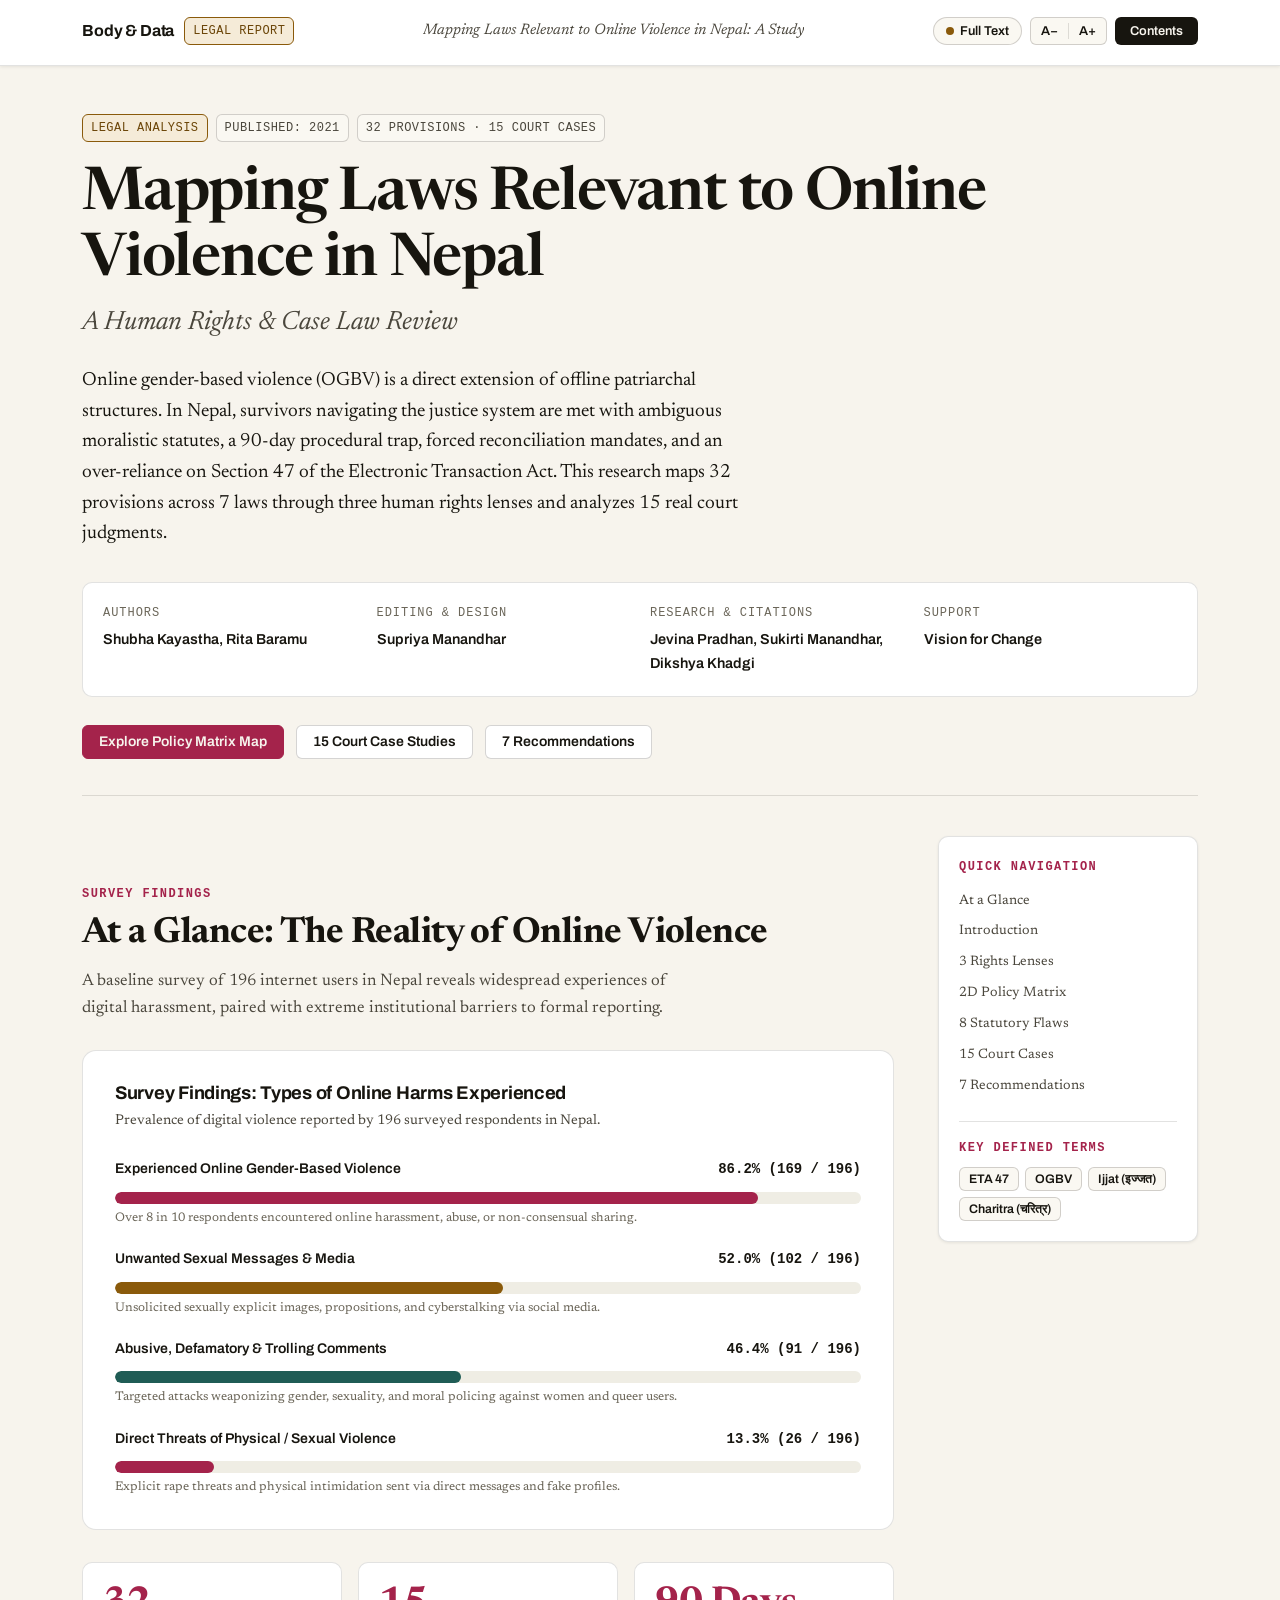
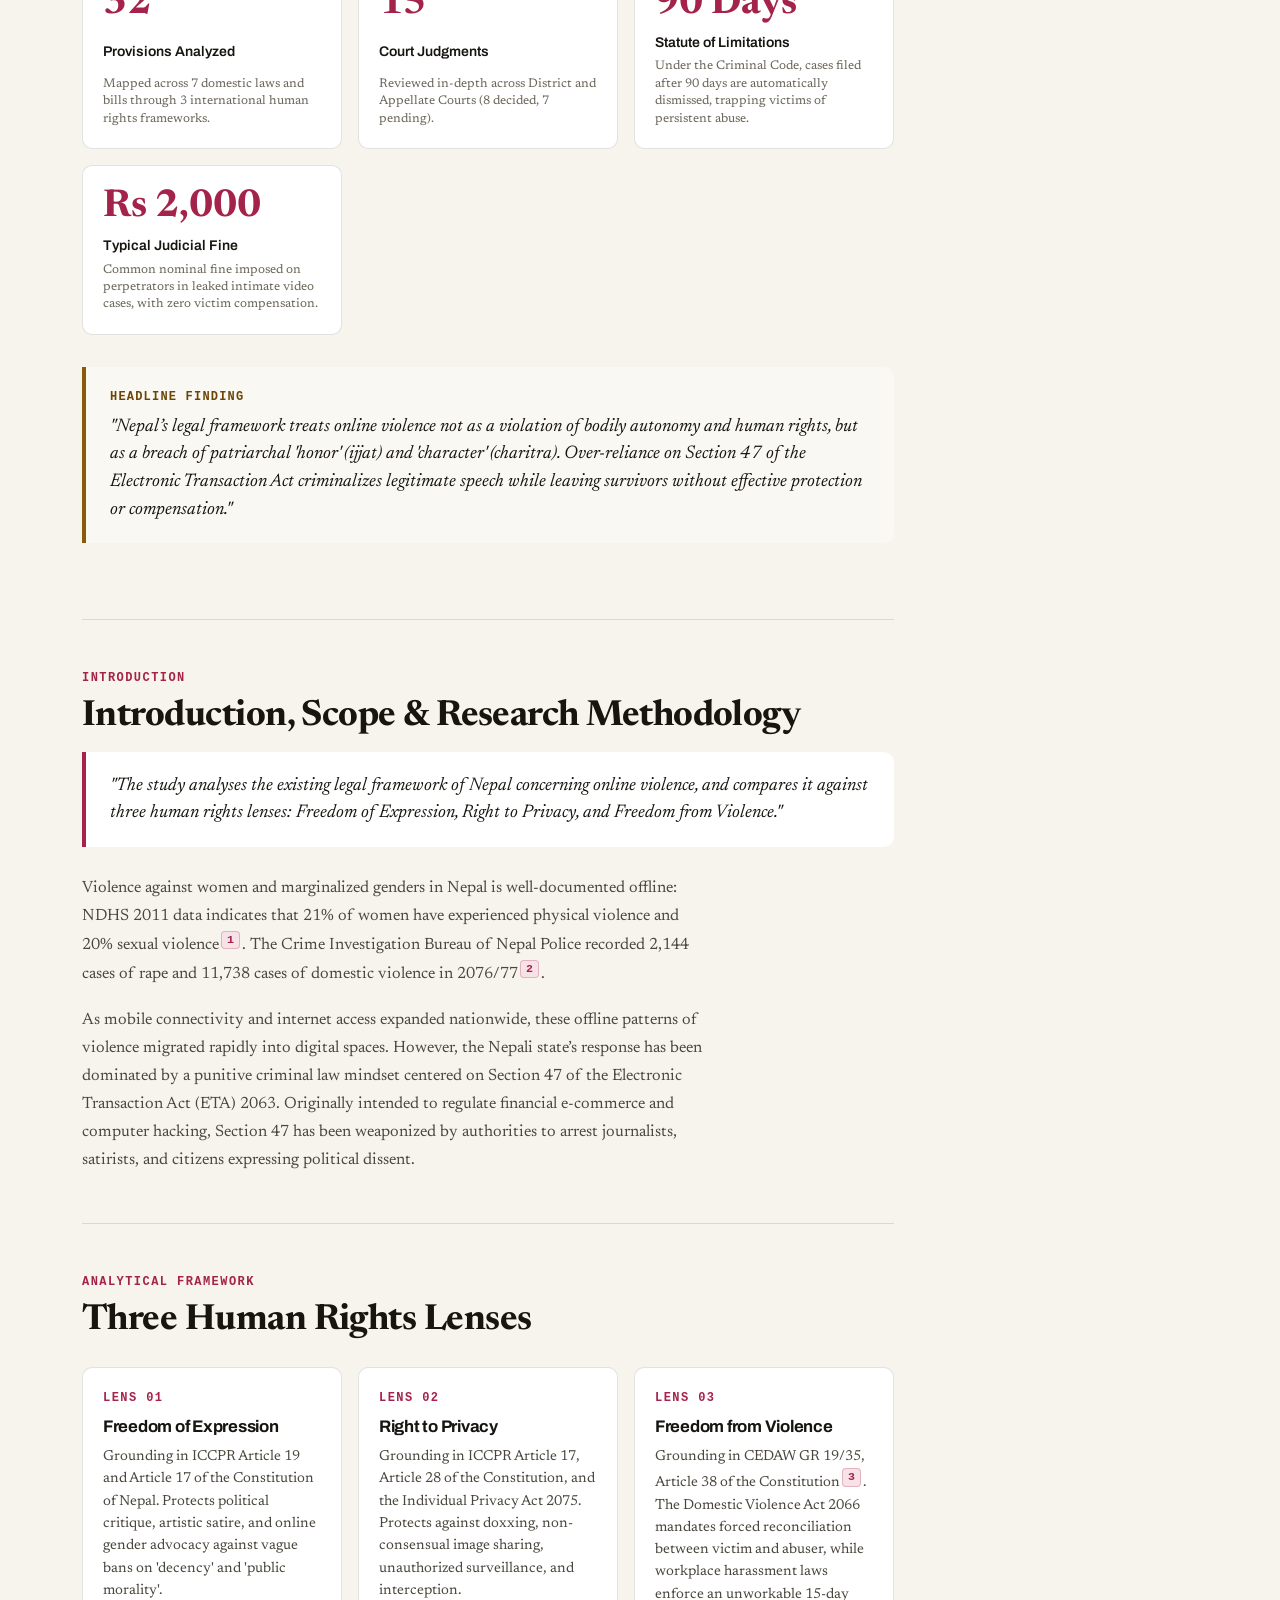
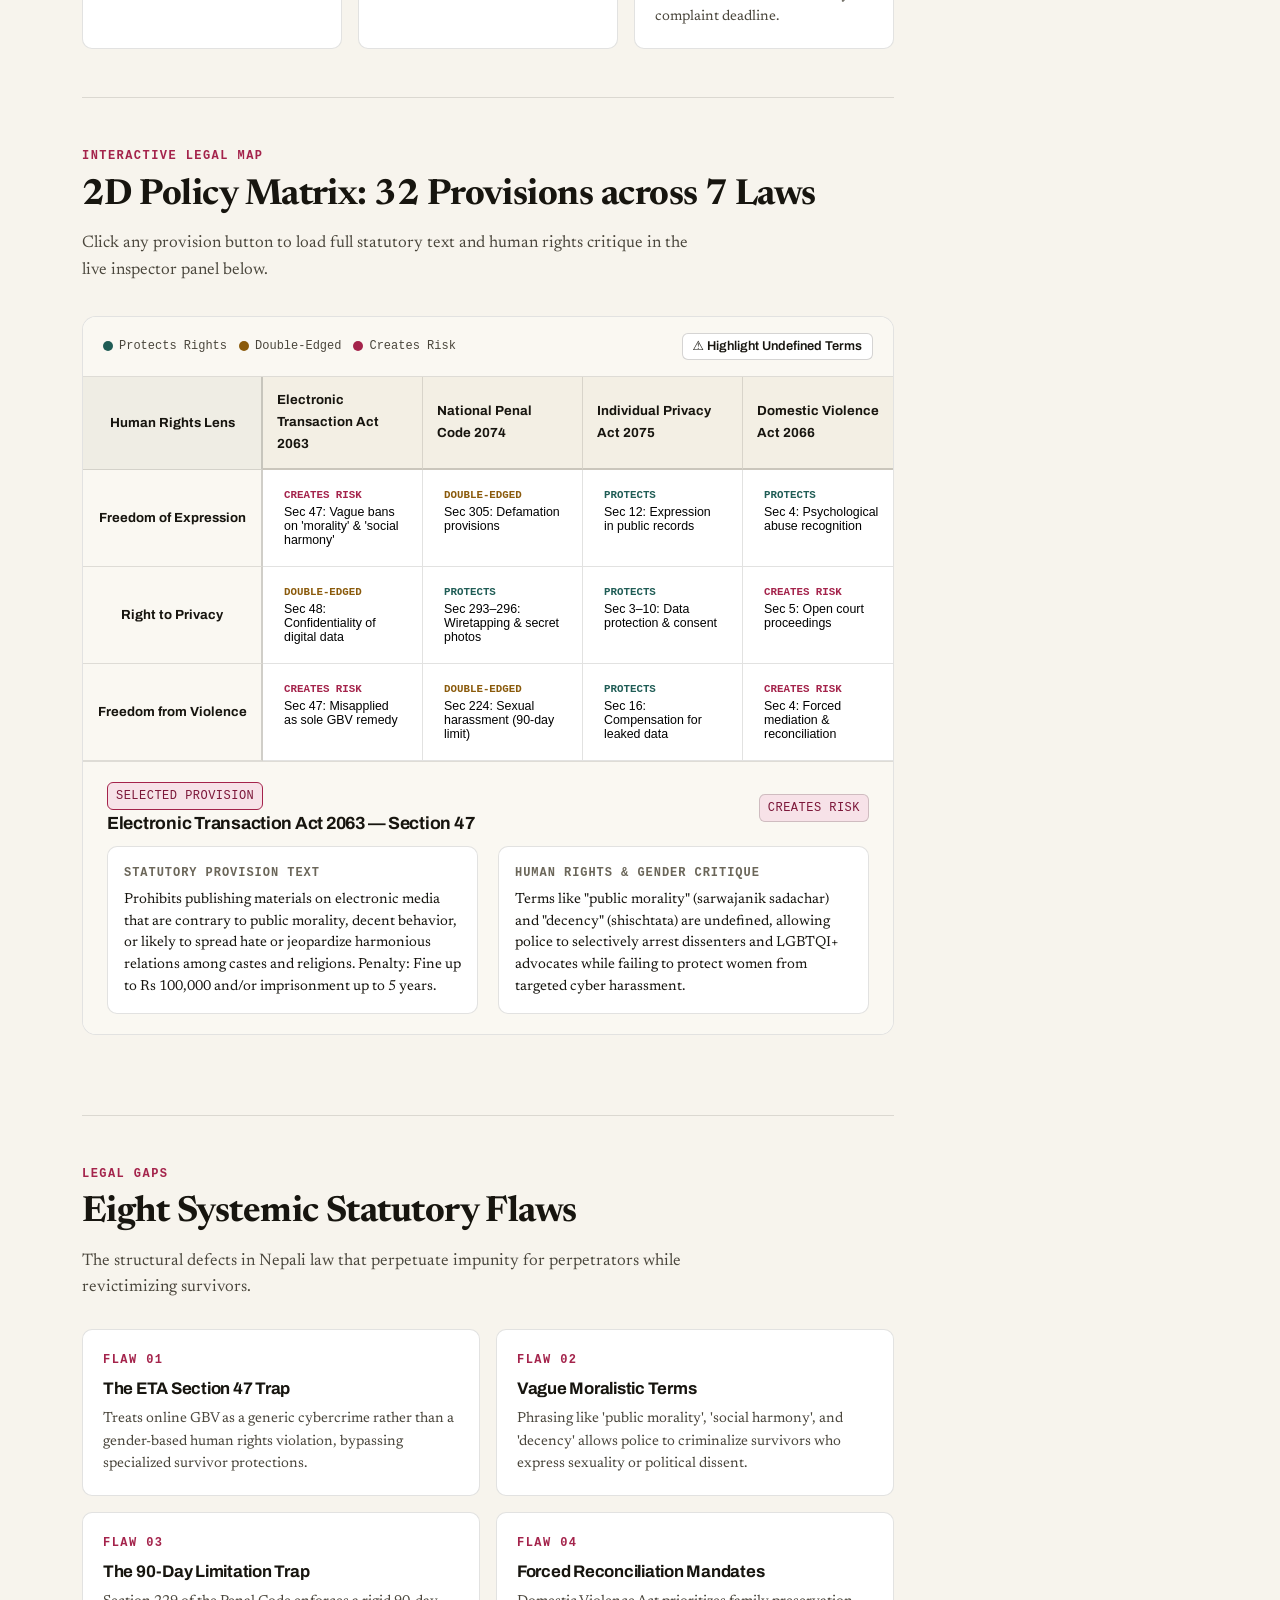
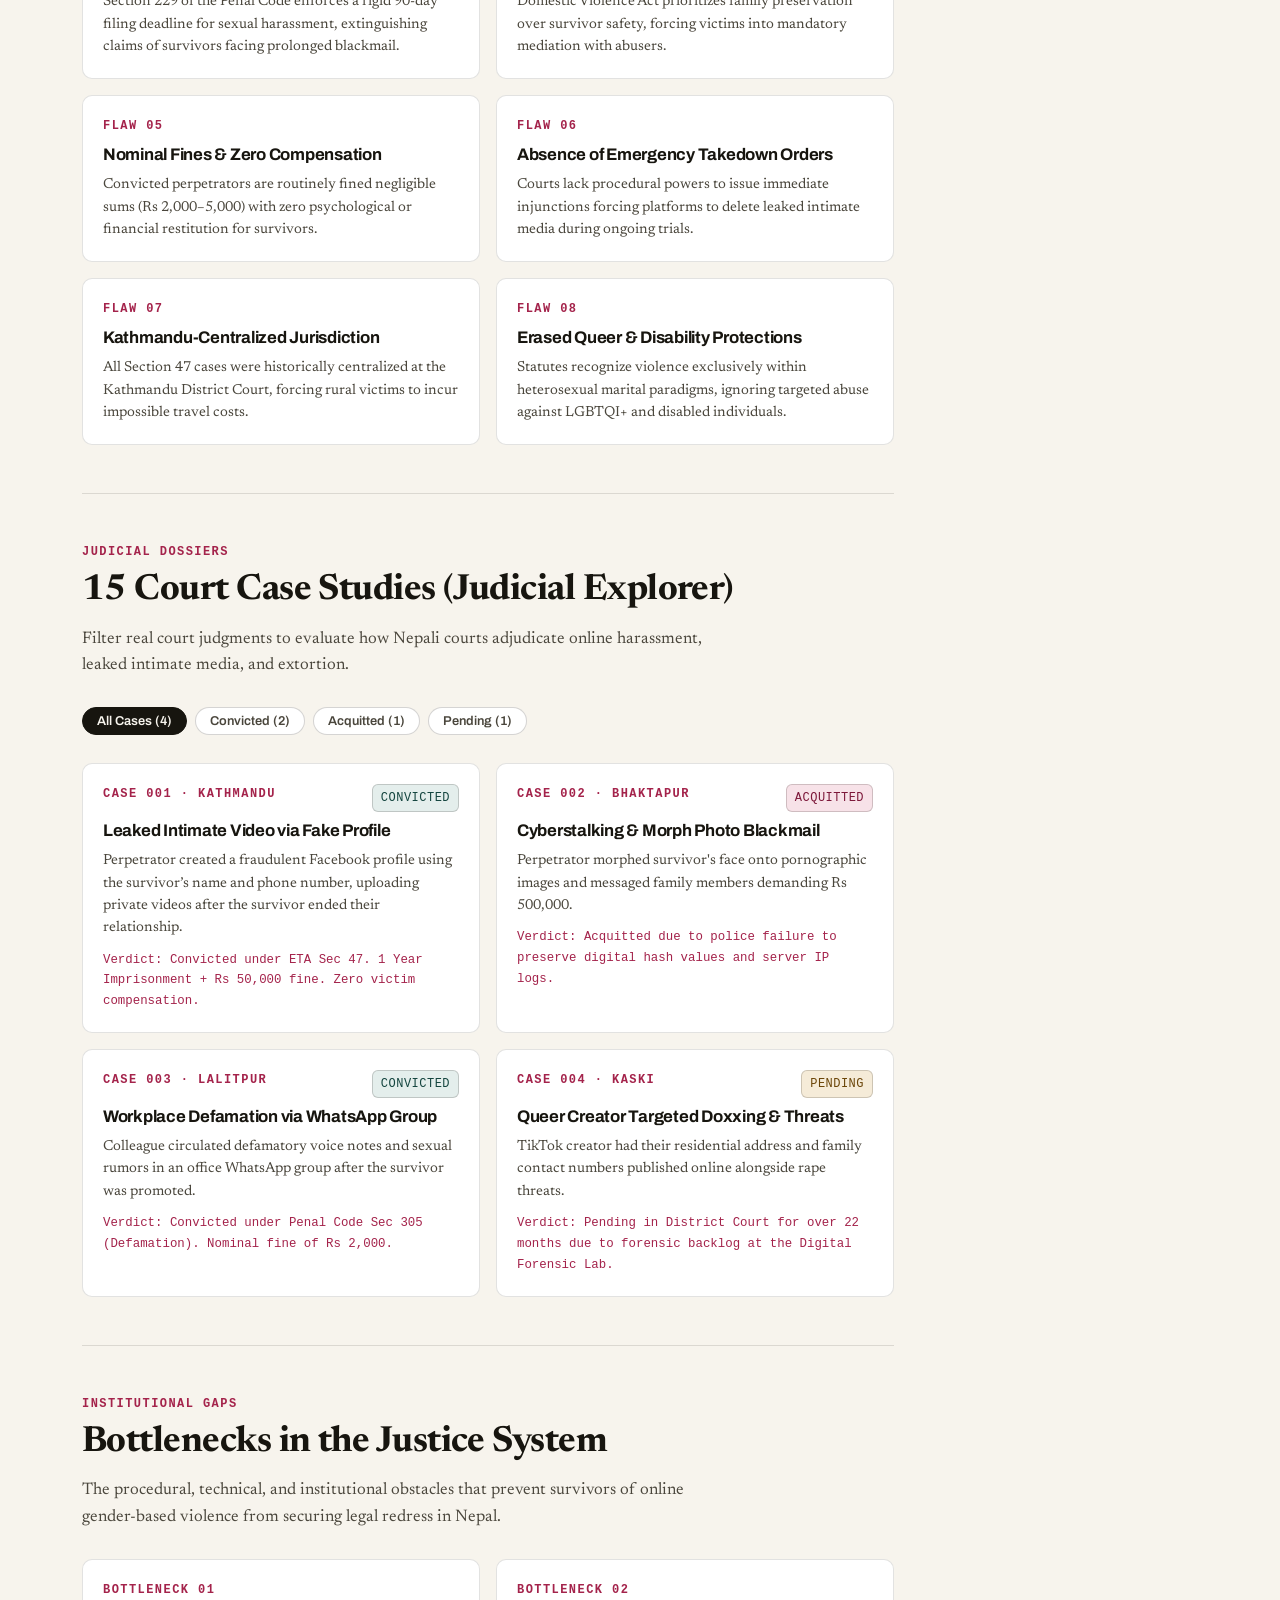
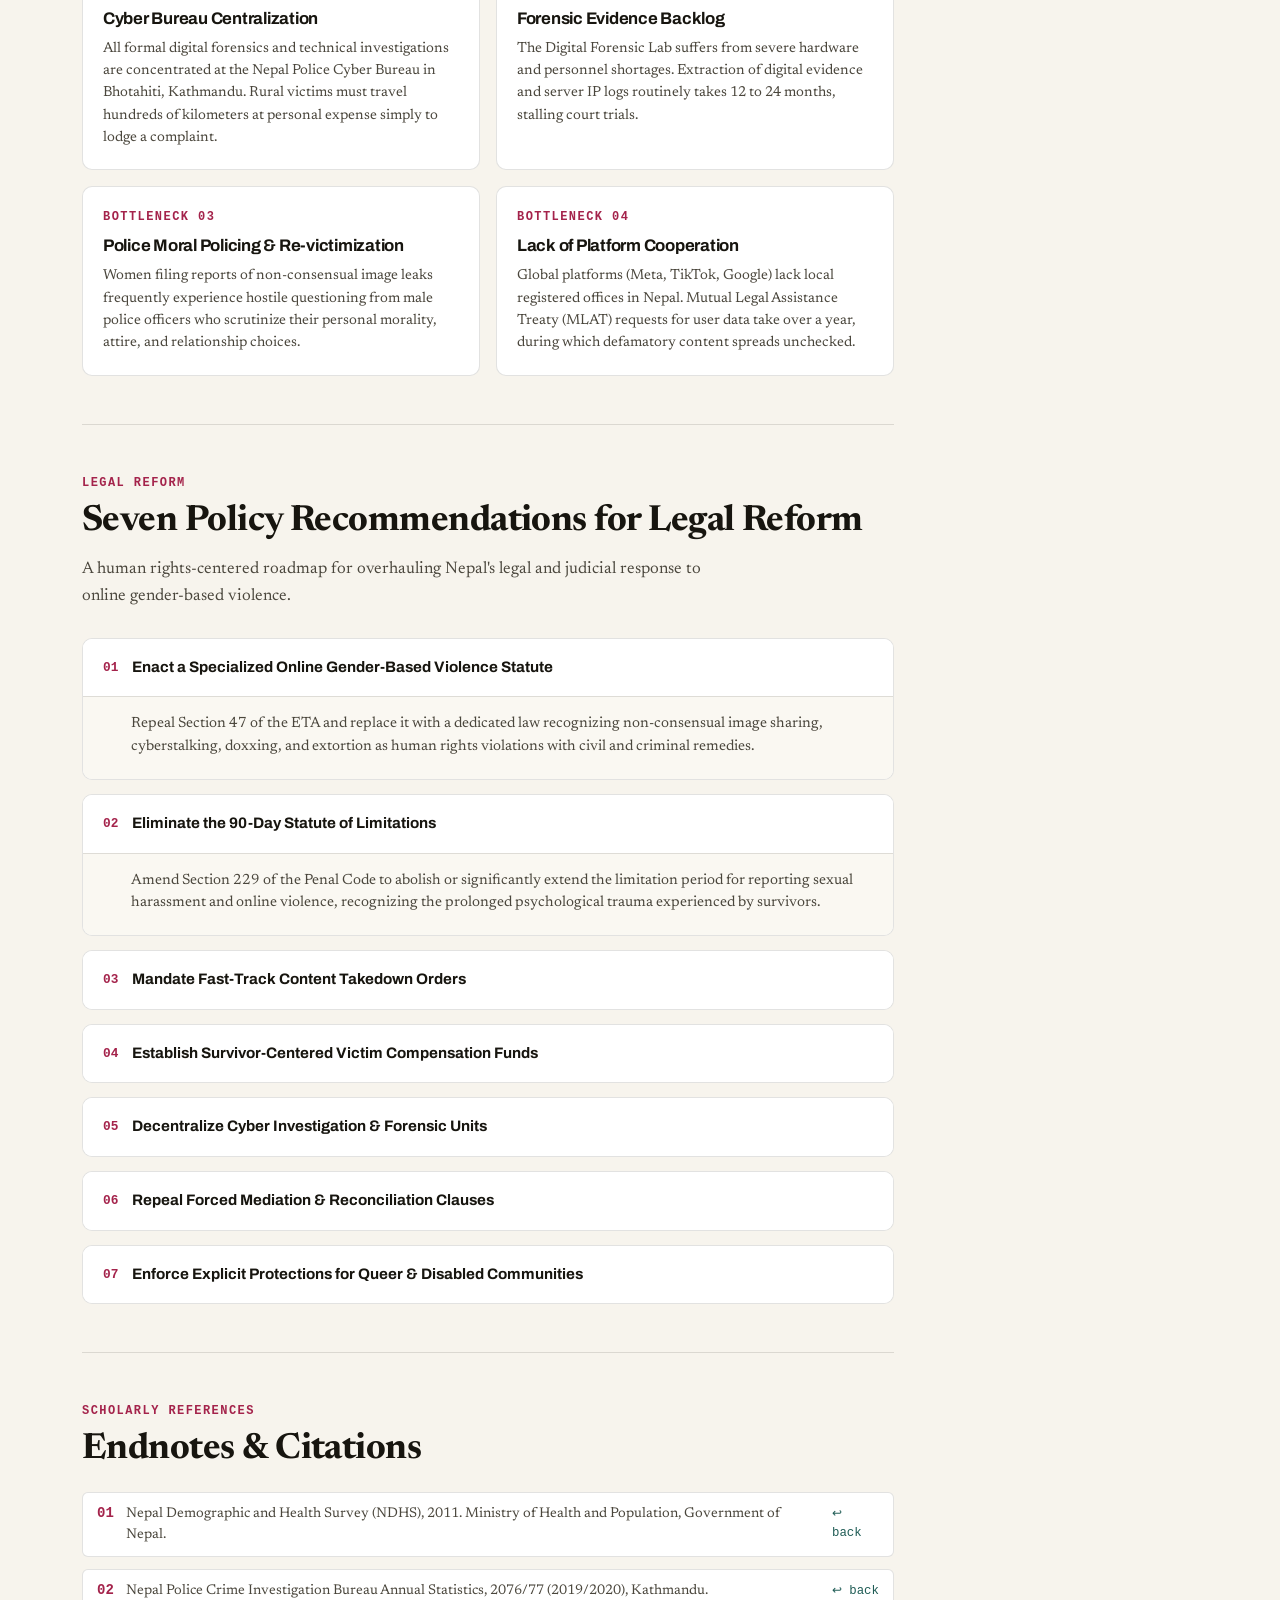
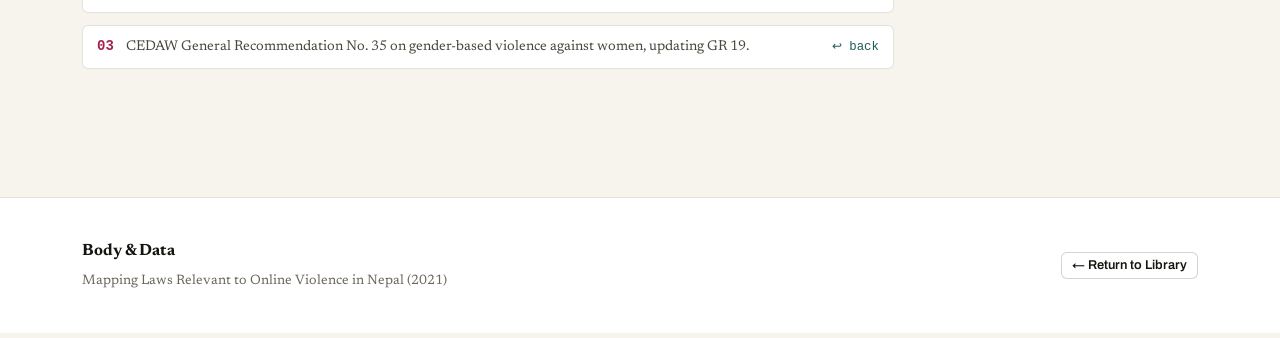
<file: site/mapping-laws.html>
<!DOCTYPE html>
<html lang="en">
<head>
  <meta charset="UTF-8">
  <meta name="viewport" content="width=device-width, initial-scale=1.0">
  <title>Mapping Laws Relevant to Online Violence in Nepal — Body &amp; Data</title>
  <meta name="description" content="A comprehensive human rights and case law review mapping 32 provisions across 7 laws and 15 court cases concerning online violence in Nepal by Body &amp; Data.">
  
  <!-- Fonts -->
  <link rel="preconnect" href="https://fonts.googleapis.com">
  <link rel="preconnect" href="https://fonts.gstatic.com" crossorigin>
  <link href="https://fonts.googleapis.com/css2?family=Archivo:ital,wght@0,400;0,500;0,600;0,700;1,400&family=Newsreader:ital,opsz,wght@0,6..72,400;0,6..72,500;0,6..72,600;1,6..72,400&display=swap" rel="stylesheet">
  
  <!-- Stylesheets -->
  <link rel="stylesheet" href="css/base.css">
  <link rel="stylesheet" href="css/layout.css">
  <link rel="stylesheet" href="css/components.css">
  <link rel="stylesheet" href="css/print.css">
</head>
<body data-reading-depth="full">
  <!-- Skip Link -->
  <a href="#main-content" class="skip-link">Skip to main legal research text</a>

  <!-- Header -->
  <header class="report-header" role="banner">
    <div class="site-container">
      <div class="header-inner">
        <a href="index.html" class="brand-group" aria-label="Return to Research Library Home">
          <span class="brand-title">Body &amp; Data</span>
          <span class="badge" style="background: var(--accent-gold-tint); color: var(--accent-gold-hover); border-color: var(--accent-gold);">Legal Report</span>
        </a>
        <div class="header-pub-title">
          <span class="pub-title-text">Mapping Laws Relevant to Online Violence in Nepal: A Study</span>
        </div>
        <nav class="header-controls" aria-label="Reading Options">
          <button type="button" id="btn-depth-toggle" class="btn-depth-toggle" aria-pressed="true" title="Toggle between full academic text and plain executive summary">
            <span class="depth-indicator-dot" aria-hidden="true" style="background-color: var(--accent-gold);"></span>
            <span class="depth-label-text">Full Text</span>
          </button>
          <div role="group" aria-label="Text Size Controls" class="zoom-ctrl-group">
            <button type="button" id="btn-zoom-out" class="zoom-btn" aria-label="Decrease text size">A−</button>
            <div class="zoom-divider" aria-hidden="true"></div>
            <button type="button" id="btn-zoom-in" class="zoom-btn" aria-label="Increase text size">A+</button>
          </div>
          <button type="button" id="btn-toc-toggle" class="btn-toc" aria-expanded="false" aria-controls="toc-drawer">
            Contents
          </button>
        </nav>
      </div>
    </div>
    <div class="progress-track" aria-hidden="true">
      <div id="reading-progress-bar" class="progress-bar" style="background-color: var(--accent-gold);"></div>
    </div>
  </header>

  <!-- Table of Contents Drawer Backdrop & Drawer -->
  <div id="toc-backdrop" class="toc-drawer-backdrop" aria-hidden="true"></div>
  <aside id="toc-drawer" class="toc-drawer" aria-label="Table of Contents">
    <div class="toc-header">
      <h2>Table of Contents</h2>
      <button type="button" id="btn-toc-close" class="toc-close-btn" aria-label="Close Table of Contents">✕ Close</button>
    </div>
    <nav class="toc-nav">
      <ol class="toc-list">
        <li><a href="#glance" class="toc-link"><span class="toc-num">00</span><span class="toc-title">At a Glance: Survey Findings</span></a></li>
        <li><a href="#introduction" class="toc-link"><span class="toc-num">01</span><span class="toc-title">Introduction &amp; Scope</span></a></li>
        <li><a href="#three-lenses" class="toc-link"><span class="toc-num">02</span><span class="toc-title">Three Human Rights Lenses</span></a></li>
        <li><a href="#policy-matrix" class="toc-link"><span class="toc-num">03</span><span class="toc-title">Interactive 2D Policy Matrix (32 Provisions)</span></a></li>
        <li><a href="#systemic-flaws" class="toc-link"><span class="toc-num">04</span><span class="toc-title">Eight Systemic Statutory Flaws</span></a></li>
        <li><a href="#court-cases" class="toc-link"><span class="toc-num">05</span><span class="toc-title">15 Court Case Dossiers (Judicial Explorer)</span></a></li>
        <li><a href="#justice-problems" class="toc-link"><span class="toc-num">06</span><span class="toc-title">Bottlenecks in the Justice System</span></a></li>
        <li><a href="#recommendations" class="toc-link"><span class="toc-num">07</span><span class="toc-title">Seven Policy Recommendations</span></a></li>
        <li><a href="#references" class="toc-link"><span class="toc-num">08</span><span class="toc-title">Endnotes &amp; References</span></a></li>
      </ol>
    </nav>
  </aside>

  <!-- Main Content -->
  <main id="main-content" role="main" tabindex="-1">
    <div class="site-container">
      
      <!-- Hero -->
      <section class="hero-cover" aria-labelledby="report-main-title">
        <div class="hero-meta-badges">
          <span class="badge" style="background: var(--accent-gold-tint); color: var(--accent-gold-hover); border-color: var(--accent-gold);">Legal Analysis</span>
          <span class="badge">Published: 2021</span>
          <span class="badge">32 Provisions · 15 Court Cases</span>
        </div>
        <h1 id="report-main-title" class="hero-title">Mapping Laws Relevant to Online Violence in Nepal</h1>
        <p class="hero-subtitle">A Human Rights &amp; Case Law Review</p>
        <p class="hero-lead-text">
          Online gender-based violence (OGBV) is a direct extension of offline patriarchal structures. In Nepal, survivors navigating the justice system are met with ambiguous moralistic statutes, a 90-day procedural trap, forced reconciliation mandates, and an over-reliance on Section 47 of the Electronic Transaction Act. This research maps 32 provisions across 7 laws through three human rights lenses and analyzes 15 real court judgments.
        </p>

        <div class="hero-credits-grid">
          <div class="hero-credit-item">
            <p class="credit-label">Authors</p>
            <p class="credit-value">Shubha Kayastha, Rita Baramu</p>
          </div>
          <div class="hero-credit-item">
            <p class="credit-label">Editing &amp; Design</p>
            <p class="credit-value">Supriya Manandhar</p>
          </div>
          <div class="hero-credit-item">
            <p class="credit-label">Research &amp; Citations</p>
            <p class="credit-value">Jevina Pradhan, Sukirti Manandhar, Dikshya Khadgi</p>
          </div>
          <div class="hero-credit-item">
            <p class="credit-label">Support</p>
            <p class="credit-value">Vision for Change</p>
          </div>
        </div>

        <div class="hero-action-buttons">
          <a href="#policy-matrix" class="btn btn-primary">Explore Policy Matrix Map</a>
          <a href="#court-cases" class="btn">15 Court Case Studies</a>
          <a href="#recommendations" class="btn">7 Recommendations</a>
        </div>
      </section>

      <!-- Layout Grid -->
      <div class="reading-layout">
        <div class="reading-main-column">

          <!-- AT A GLANCE: SURVEY FINDINGS -->
          <section id="glance" class="report-section" aria-labelledby="heading-glance">
            <p class="eyebrow section-eyebrow">Survey Findings</p>
            <h2 id="heading-glance" class="section-title">At a Glance: The Reality of Online Violence</h2>
            <p class="section-lead">A baseline survey of 196 internet users in Nepal reveals widespread experiences of digital harassment, paired with extreme institutional barriers to formal reporting.</p>

            <div class="glance-card">
              <h3 class="glance-card-title">Survey Findings: Types of Online Harms Experienced</h3>
              <p class="glance-card-sub">Prevalence of digital violence reported by 196 surveyed respondents in Nepal.</p>
              
              <div class="scale-bars-list">
                <div class="scale-bar-item">
                  <div class="bar-label-row">
                    <span class="bar-label">Experienced Online Gender-Based Violence</span>
                    <span class="bar-value">86.2% (169 / 196)</span>
                  </div>
                  <div class="scale-bar-track">
                    <div class="scale-bar-fill" style="width: 86.2%; background-color: var(--accent-crimson);"></div>
                  </div>
                  <p class="scale-bar-note">Over 8 in 10 respondents encountered online harassment, abuse, or non-consensual sharing.</p>
                </div>

                <div class="scale-bar-item">
                  <div class="bar-label-row">
                    <span class="bar-label">Unwanted Sexual Messages &amp; Media</span>
                    <span class="bar-value">52.0% (102 / 196)</span>
                  </div>
                  <div class="scale-bar-track">
                    <div class="scale-bar-fill" style="width: 52%; background-color: var(--accent-gold);"></div>
                  </div>
                  <p class="scale-bar-note">Unsolicited sexually explicit images, propositions, and cyberstalking via social media.</p>
                </div>

                <div class="scale-bar-item">
                  <div class="bar-label-row">
                    <span class="bar-label">Abusive, Defamatory &amp; Trolling Comments</span>
                    <span class="bar-value">46.4% (91 / 196)</span>
                  </div>
                  <div class="scale-bar-track">
                    <div class="scale-bar-fill" style="width: 46.4%; background-color: var(--accent-teal);"></div>
                  </div>
                  <p class="scale-bar-note">Targeted attacks weaponizing gender, sexuality, and moral policing against women and queer users.</p>
                </div>

                <div class="scale-bar-item">
                  <div class="bar-label-row">
                    <span class="bar-label">Direct Threats of Physical / Sexual Violence</span>
                    <span class="bar-value">13.3% (26 / 196)</span>
                  </div>
                  <div class="scale-bar-track">
                    <div class="scale-bar-fill" style="width: 13.3%; background-color: var(--accent-crimson);"></div>
                  </div>
                  <p class="scale-bar-note">Explicit rape threats and physical intimidation sent via direct messages and fake profiles.</p>
                </div>
              </div>
            </div>

            <!-- Stat Cards Grid -->
            <div class="stat-cards-grid">
              <div class="stat-card">
                <p class="stat-card-value">32</p>
                <p class="stat-card-label">Provisions Analyzed</p>
                <p class="stat-card-note">Mapped across 7 domestic laws and bills through 3 international human rights frameworks.</p>
              </div>
              <div class="stat-card">
                <p class="stat-card-value">15</p>
                <p class="stat-card-label">Court Judgments</p>
                <p class="stat-card-note">Reviewed in-depth across District and Appellate Courts (8 decided, 7 pending).</p>
              </div>
              <div class="stat-card">
                <p class="stat-card-value">90 Days</p>
                <p class="stat-card-label">Statute of Limitations</p>
                <p class="stat-card-note">Under the Criminal Code, cases filed after 90 days are automatically dismissed, trapping victims of persistent abuse.</p>
              </div>
              <div class="stat-card">
                <p class="stat-card-value">Rs 2,000</p>
                <p class="stat-card-label">Typical Judicial Fine</p>
                <p class="stat-card-note">Common nominal fine imposed on perpetrators in leaked intimate video cases, with zero victim compensation.</p>
              </div>
            </div>

            <div class="headline-finding-box">
              <p class="finding-label">Headline Finding</p>
              <p class="finding-text">
                "Nepal’s legal framework treats online violence not as a violation of bodily autonomy and human rights, but as a breach of patriarchal 'honor' (ijjat) and 'character' (charitra). Over-reliance on Section 47 of the Electronic Transaction Act criminalizes legitimate speech while leaving survivors without effective protection or compensation."
              </p>
            </div>
          </section>

          <!-- INTRODUCTION & SCOPE -->
          <section id="introduction" class="report-section" aria-labelledby="heading-intro">
            <p class="eyebrow section-eyebrow">Introduction</p>
            <h2 id="heading-intro" class="section-title">Introduction, Scope &amp; Research Methodology</h2>
            
            <div class="chapter-lede-box">
              <p class="chapter-lede-text">
                "The study analyses the existing legal framework of Nepal concerning online violence, and compares it against three human rights lenses: Freedom of Expression, Right to Privacy, and Freedom from Violence."
              </p>
            </div>

            <!-- Deep Academic Text -->
            <div class="academic-prose prose-measure">
              <p>
                Violence against women and marginalized genders in Nepal is well-documented offline: NDHS 2011 data indicates that 21% of women have experienced physical violence and 20% sexual violence<a href="#note-1" id="ref-1" data-note="Nepal Demographic and Health Survey (NDHS), 2011. Ministry of Health and Population.">1</a>. The Crime Investigation Bureau of Nepal Police recorded 2,144 cases of rape and 11,738 cases of domestic violence in 2076/77<a href="#note-2" id="ref-2" data-note="Nepal Police Crime Investigation Bureau Annual Statistics, 2076/77.">2</a>.
              </p>
              <p>
                As mobile connectivity and internet access expanded nationwide, these offline patterns of violence migrated rapidly into digital spaces. However, the Nepali state’s response has been dominated by a punitive criminal law mindset centered on Section 47 of the Electronic Transaction Act (ETA) 2063. Originally intended to regulate financial e-commerce and computer hacking, Section 47 has been weaponized by authorities to arrest journalists, satirists, and citizens expressing political dissent.
              </p>
            </div>
          </section>

          <!-- THREE HUMAN RIGHTS LENSES -->
          <section id="three-lenses" class="report-section" aria-labelledby="heading-lenses">
            <p class="eyebrow section-eyebrow">Analytical Framework</p>
            <h2 id="heading-lenses" class="section-title">Three Human Rights Lenses</h2>
            
            <div class="deck-features-grid" style="grid-template-columns: repeat(auto-fit, minmax(min(100%, 260px), 1fr)); gap: 16px; margin-top: 24px;">
              
              <div class="deck-feature-card">
                <p class="deck-feature-num">Lens 01</p>
                <h3 class="deck-feature-title">Freedom of Expression</h3>
                <p class="deck-feature-desc">Grounding in ICCPR Article 19 and Article 17 of the Constitution of Nepal. Protects political critique, artistic satire, and online gender advocacy against vague bans on 'decency' and 'public morality'.</p>
              </div>

              <div class="deck-feature-card">
                <p class="deck-feature-num">Lens 02</p>
                <h3 class="deck-feature-title">Right to Privacy</h3>
                <p class="deck-feature-desc">Grounding in ICCPR Article 17, Article 28 of the Constitution, and the Individual Privacy Act 2075. Protects against doxxing, non-consensual image sharing, unauthorized surveillance, and interception.</p>
              </div>

              <div class="deck-feature-card">
                <p class="deck-feature-num">Lens 03</p>
                <h3 class="deck-feature-title">Freedom from Violence</h3>
                <p class="deck-feature-desc">Grounding in CEDAW GR 19/35, Article 38 of the Constitution<a href="#note-3" id="ref-3" data-note="CEDAW General Recommendation No. 35 on gender-based violence against women, updating GR 19.">3</a>. The Domestic Violence Act 2066 mandates forced reconciliation between victim and abuser, while workplace harassment laws enforce an unworkable 15-day complaint deadline.</p>
              </div>

            </div>
          </section>

          <!-- 2D POLICY MATRIX -->
          <section id="policy-matrix" class="report-section" aria-labelledby="heading-matrix">
            <p class="eyebrow section-eyebrow">Interactive Legal Map</p>
            <h2 id="heading-matrix" class="section-title">2D Policy Matrix: 32 Provisions across 7 Laws</h2>
            <p class="section-lead">Click any provision button to load full statutory text and human rights critique in the live inspector panel below.</p>

            <div class="matrix-interactive-wrapper">
              
              <!-- Matrix Controls & Legend -->
              <div class="matrix-controls-bar">
                <div class="matrix-legend-row">
                  <span class="legend-item"><span class="legend-dot" style="background: var(--stance-protects);"></span> Protects Rights</span>
                  <span class="legend-item"><span class="legend-dot" style="background: var(--stance-double);"></span> Double-Edged</span>
                  <span class="legend-item"><span class="legend-dot" style="background: var(--stance-creates-risk);"></span> Creates Risk</span>
                </div>
                <div>
                  <button type="button" id="btn-toggle-ambiguous" class="btn btn-sm" aria-pressed="false">
                    ⚠️ Highlight Undefined Terms
                  </button>
                </div>
              </div>

              <!-- Matrix Scroll Area -->
              <div class="matrix-scroll-pane">
                <table class="policy-matrix-table" aria-label="Policy Matrix mapping laws against human rights lenses">
                  <thead>
                    <tr>
                      <th class="matrix-lens-header" style="top: 0; left: 0; z-index: 20; background: var(--bg-muted);">Human Rights Lens</th>
                      <th class="matrix-col-header">Electronic Transaction Act 2063</th>
                      <th class="matrix-col-header">National Penal Code 2074</th>
                      <th class="matrix-col-header">Individual Privacy Act 2075</th>
                      <th class="matrix-col-header">Domestic Violence Act 2066</th>
                      <th class="matrix-col-header">Children's Act 2075</th>
                      <th class="matrix-col-header">Information Tech Bill 2075</th>
                      <th class="matrix-col-header">National ID &amp; Civil Reg Act 2076</th>
                    </tr>
                  </thead>
                  <tbody>
                    <!-- Row 1: FoE -->
                    <tr>
                      <th class="matrix-lens-header">Freedom of Expression</th>
                      <td class="matrix-cell">
                        <button type="button" class="matrix-cell-btn" data-law="eta" data-lens="foe" data-ambiguous="true" data-stance="creates-risk">
                          <span class="cell-stance-tag" style="color: var(--accent-crimson);">Creates Risk</span>
                          <span>Sec 47: Vague bans on 'morality' &amp; 'social harmony'</span>
                        </button>
                      </td>
                      <td class="matrix-cell">
                        <button type="button" class="matrix-cell-btn" data-law="penal" data-lens="foe" data-ambiguous="true" data-stance="double">
                          <span class="cell-stance-tag" style="color: var(--accent-gold);">Double-Edged</span>
                          <span>Sec 305: Defamation provisions</span>
                        </button>
                      </td>
                      <td class="matrix-cell">
                        <button type="button" class="matrix-cell-btn" data-law="privacy" data-lens="foe" data-stance="protects">
                          <span class="cell-stance-tag" style="color: var(--accent-teal);">Protects</span>
                          <span>Sec 12: Expression in public records</span>
                        </button>
                      </td>
                      <td class="matrix-cell">
                        <button type="button" class="matrix-cell-btn" data-law="dv" data-lens="foe" data-stance="protects">
                          <span class="cell-stance-tag" style="color: var(--accent-teal);">Protects</span>
                          <span>Sec 4: Psychological abuse recognition</span>
                        </button>
                      </td>
                      <td class="matrix-cell">
                        <button type="button" class="matrix-cell-btn" data-law="children" data-lens="foe" data-stance="double">
                          <span class="cell-stance-tag" style="color: var(--accent-gold);">Double-Edged</span>
                          <span>Sec 66: Online child exploitation</span>
                        </button>
                      </td>
                      <td class="matrix-cell">
                        <button type="button" class="matrix-cell-btn" data-law="itbill" data-lens="foe" data-ambiguous="true" data-stance="creates-risk">
                          <span class="cell-stance-tag" style="color: var(--accent-crimson);">Creates Risk</span>
                          <span>Sec 86/88: Severe prison terms for social media posts</span>
                        </button>
                      </td>
                      <td class="matrix-cell">
                        <button type="button" class="matrix-cell-btn" data-law="nid" data-lens="foe" data-stance="creates-risk">
                          <span class="cell-stance-tag" style="color: var(--accent-crimson);">Creates Risk</span>
                          <span>Sec 14: Restricting civic speech</span>
                        </button>
                      </td>
                    </tr>

                    <!-- Row 2: Privacy -->
                    <tr>
                      <th class="matrix-lens-header">Right to Privacy</th>
                      <td class="matrix-cell">
                        <button type="button" class="matrix-cell-btn" data-law="eta" data-lens="privacy" data-stance="double">
                          <span class="cell-stance-tag" style="color: var(--accent-gold);">Double-Edged</span>
                          <span>Sec 48: Confidentiality of digital data</span>
                        </button>
                      </td>
                      <td class="matrix-cell">
                        <button type="button" class="matrix-cell-btn" data-law="penal" data-lens="privacy" data-stance="protects">
                          <span class="cell-stance-tag" style="color: var(--accent-teal);">Protects</span>
                          <span>Sec 293–296: Wiretapping &amp; secret photos</span>
                        </button>
                      </td>
                      <td class="matrix-cell">
                        <button type="button" class="matrix-cell-btn" data-law="privacy" data-lens="privacy" data-stance="protects">
                          <span class="cell-stance-tag" style="color: var(--accent-teal);">Protects</span>
                          <span>Sec 3–10: Data protection &amp; consent</span>
                        </button>
                      </td>
                      <td class="matrix-cell">
                        <button type="button" class="matrix-cell-btn" data-law="dv" data-lens="privacy" data-stance="creates-risk">
                          <span class="cell-stance-tag" style="color: var(--accent-crimson);">Creates Risk</span>
                          <span>Sec 5: Open court proceedings</span>
                        </button>
                      </td>
                      <td class="matrix-cell">
                        <button type="button" class="matrix-cell-btn" data-law="children" data-lens="privacy" data-stance="protects">
                          <span class="cell-stance-tag" style="color: var(--accent-teal);">Protects</span>
                          <span>Sec 23: Minor privacy in legal cases</span>
                        </button>
                      </td>
                      <td class="matrix-cell">
                        <button type="button" class="matrix-cell-btn" data-law="itbill" data-lens="privacy" data-stance="creates-risk">
                          <span class="cell-stance-tag" style="color: var(--accent-crimson);">Creates Risk</span>
                          <span>Sec 91: Interception without judicial warrant</span>
                        </button>
                      </td>
                      <td class="matrix-cell">
                        <button type="button" class="matrix-cell-btn" data-law="nid" data-lens="privacy" data-stance="creates-risk">
                          <span class="cell-stance-tag" style="color: var(--accent-crimson);">Creates Risk</span>
                          <span>Sec 5: Broad 3rd-party data sharing</span>
                        </button>
                      </td>
                    </tr>

                    <!-- Row 3: Violence -->
                    <tr>
                      <th class="matrix-lens-header">Freedom from Violence</th>
                      <td class="matrix-cell">
                        <button type="button" class="matrix-cell-btn" data-law="eta" data-lens="violence" data-ambiguous="true" data-stance="creates-risk">
                          <span class="cell-stance-tag" style="color: var(--accent-crimson);">Creates Risk</span>
                          <span>Sec 47: Misapplied as sole GBV remedy</span>
                        </button>
                      </td>
                      <td class="matrix-cell">
                        <button type="button" class="matrix-cell-btn" data-law="penal" data-lens="violence" data-stance="double">
                          <span class="cell-stance-tag" style="color: var(--accent-gold);">Double-Edged</span>
                          <span>Sec 224: Sexual harassment (90-day limit)</span>
                        </button>
                      </td>
                      <td class="matrix-cell">
                        <button type="button" class="matrix-cell-btn" data-law="privacy" data-lens="violence" data-stance="protects">
                          <span class="cell-stance-tag" style="color: var(--accent-teal);">Protects</span>
                          <span>Sec 16: Compensation for leaked data</span>
                        </button>
                      </td>
                      <td class="matrix-cell">
                        <button type="button" class="matrix-cell-btn" data-law="dv" data-lens="violence" data-ambiguous="true" data-stance="creates-risk">
                          <span class="cell-stance-tag" style="color: var(--accent-crimson);">Creates Risk</span>
                          <span>Sec 4: Forced mediation &amp; reconciliation</span>
                        </button>
                      </td>
                      <td class="matrix-cell">
                        <button type="button" class="matrix-cell-btn" data-law="children" data-lens="violence" data-stance="protects">
                          <span class="cell-stance-tag" style="color: var(--accent-teal);">Protects</span>
                          <span>Sec 66: Severe child protection remedies</span>
                        </button>
                      </td>
                      <td class="matrix-cell">
                        <button type="button" class="matrix-cell-btn" data-law="itbill" data-lens="violence" data-ambiguous="true" data-stance="creates-risk">
                          <span class="cell-stance-tag" style="color: var(--accent-crimson);">Creates Risk</span>
                          <span>Sec 83: Vague cyberbullying definitions</span>
                        </button>
                      </td>
                      <td class="matrix-cell">
                        <button type="button" class="matrix-cell-btn" data-law="nid" data-lens="violence" data-stance="creates-risk">
                          <span class="cell-stance-tag" style="color: var(--accent-crimson);">Creates Risk</span>
                          <span>Sec 18: Exclusion from welfare benefits</span>
                        </button>
                      </td>
                    </tr>
                  </tbody>
                </table>
              </div>

              <!-- Synchronized Detail Inspector Panel -->
              <div id="matrix-inspector" class="matrix-inspector-panel">
                <div class="inspector-header-row">
                  <div>
                    <span id="inspector-badge" class="badge badge-accent">Selected Provision</span>
                    <h3 id="inspector-title" class="inspector-law-title" style="margin-top: 4px;">Electronic Transaction Act 2063 — Section 47</h3>
                  </div>
                  <div>
                    <span id="inspector-stance" class="badge" style="background: var(--accent-crimson-tint); color: var(--accent-crimson-hover);">Creates Risk</span>
                  </div>
                </div>
                <div class="inspector-body-grid">
                  <div class="inspector-pane">
                    <p class="inspector-pane-title">Statutory Provision Text</p>
                    <p id="inspector-statute" class="inspector-pane-text">
                      Prohibits publishing materials on electronic media that are contrary to public morality, decent behavior, or likely to spread hate or jeopardize harmonious relations among castes and religions. Penalty: Fine up to Rs 100,000 and/or imprisonment up to 5 years.
                    </p>
                  </div>
                  <div class="inspector-pane">
                    <p class="inspector-pane-title">Human Rights &amp; Gender Critique</p>
                    <p id="inspector-analysis" class="inspector-pane-text">
                      Terms like "public morality" (sarwajanik sadachar) and "decency" (shischtata) are undefined, allowing police to selectively arrest dissenters and LGBTQI+ advocates while failing to protect women from targeted cyber harassment.
                    </p>
                  </div>
                </div>
              </div>

            </div>
          </section>

          <!-- 8 SYSTEMIC FLAWS -->
          <section id="systemic-flaws" class="report-section" aria-labelledby="heading-flaws">
            <p class="eyebrow section-eyebrow">Legal Gaps</p>
            <h2 id="heading-flaws" class="section-title">Eight Systemic Statutory Flaws</h2>
            <p class="section-lead">The structural defects in Nepali law that perpetuate impunity for perpetrators while revictimizing survivors.</p>

            <div class="deck-features-grid" style="grid-template-columns: repeat(auto-fit, minmax(min(100%, 280px), 1fr)); gap: 16px; margin-top: 24px;">
              
              <div class="deck-feature-card">
                <p class="deck-feature-num">Flaw 01</p>
                <h4 class="deck-feature-title">The ETA Section 47 Trap</h4>
                <p class="deck-feature-desc">Treats online GBV as a generic cybercrime rather than a gender-based human rights violation, bypassing specialized survivor protections.</p>
              </div>

              <div class="deck-feature-card">
                <p class="deck-feature-num">Flaw 02</p>
                <h4 class="deck-feature-title">Vague Moralistic Terms</h4>
                <p class="deck-feature-desc">Phrasing like 'public morality', 'social harmony', and 'decency' allows police to criminalize survivors who express sexuality or political dissent.</p>
              </div>

              <div class="deck-feature-card">
                <p class="deck-feature-num">Flaw 03</p>
                <h4 class="deck-feature-title">The 90-Day Limitation Trap</h4>
                <p class="deck-feature-desc">Section 229 of the Penal Code enforces a rigid 90-day filing deadline for sexual harassment, extinguishing claims of survivors facing prolonged blackmail.</p>
              </div>

              <div class="deck-feature-card">
                <p class="deck-feature-num">Flaw 04</p>
                <h4 class="deck-feature-title">Forced Reconciliation Mandates</h4>
                <p class="deck-feature-desc">Domestic Violence Act prioritizes family preservation over survivor safety, forcing victims into mandatory mediation with abusers.</p>
              </div>

              <div class="deck-feature-card">
                <p class="deck-feature-num">Flaw 05</p>
                <h4 class="deck-feature-title">Nominal Fines &amp; Zero Compensation</h4>
                <p class="deck-feature-desc">Convicted perpetrators are routinely fined negligible sums (Rs 2,000–5,000) with zero psychological or financial restitution for survivors.</p>
              </div>

              <div class="deck-feature-card">
                <p class="deck-feature-num">Flaw 06</p>
                <h4 class="deck-feature-title">Absence of Emergency Takedown Orders</h4>
                <p class="deck-feature-desc">Courts lack procedural powers to issue immediate injunctions forcing platforms to delete leaked intimate media during ongoing trials.</p>
              </div>

              <div class="deck-feature-card">
                <p class="deck-feature-num">Flaw 07</p>
                <h4 class="deck-feature-title">Kathmandu-Centralized Jurisdiction</h4>
                <p class="deck-feature-desc">All Section 47 cases were historically centralized at the Kathmandu District Court, forcing rural victims to incur impossible travel costs.</p>
              </div>

              <div class="deck-feature-card">
                <p class="deck-feature-num">Flaw 08</p>
                <h4 class="deck-feature-title">Erased Queer &amp; Disability Protections</h4>
                <p class="deck-feature-desc">Statutes recognize violence exclusively within heterosexual marital paradigms, ignoring targeted abuse against LGBTQI+ and disabled individuals.</p>
              </div>

            </div>
          </section>

          <!-- 15 COURT CASES EXPLORER -->
          <section id="court-cases" class="report-section" aria-labelledby="heading-cases">
            <p class="eyebrow section-eyebrow">Judicial Dossiers</p>
            <h2 id="heading-cases" class="section-title">15 Court Case Studies (Judicial Explorer)</h2>
            <p class="section-lead">Filter real court judgments to evaluate how Nepali courts adjudicate online harassment, leaked intimate media, and extortion.</p>

            <div class="filter-pill-group" role="group" aria-label="Case Status Filters">
              <button type="button" class="filter-pill active" data-case-filter="all" aria-pressed="true">All Cases (4)</button>
              <button type="button" class="filter-pill" data-case-filter="convicted" aria-pressed="false">Convicted (2)</button>
              <button type="button" class="filter-pill" data-case-filter="acquitted" aria-pressed="false">Acquitted (1)</button>
              <button type="button" class="filter-pill" data-case-filter="pending" aria-pressed="false">Pending (1)</button>
            </div>

            <div class="deck-features-grid" style="grid-template-columns: repeat(auto-fit, minmax(min(100%, 280px), 1fr)); gap: 16px;">
              
              <!-- Case 1 -->
              <div class="deck-feature-card" data-outcome="convicted">
                <div style="display: flex; justify-content: space-between; gap: 8px; margin-bottom: 8px;">
                  <span class="deck-feature-num">Case 001 · Kathmandu</span>
                  <span class="badge" style="background: var(--accent-teal-tint); color: var(--accent-teal-hover);">Convicted</span>
                </div>
                <h4 class="deck-feature-title">Leaked Intimate Video via Fake Profile</h4>
                <p class="deck-feature-desc">Perpetrator created a fraudulent Facebook profile using the survivor’s name and phone number, uploading private videos after the survivor ended their relationship.</p>
                <p style="font-family: var(--font-mono); font-size: 0.775rem; color: var(--accent-crimson); margin-top: 10px;">Verdict: Convicted under ETA Sec 47. 1 Year Imprisonment + Rs 50,000 fine. Zero victim compensation.</p>
              </div>

              <!-- Case 2 -->
              <div class="deck-feature-card" data-outcome="acquitted">
                <div style="display: flex; justify-content: space-between; gap: 8px; margin-bottom: 8px;">
                  <span class="deck-feature-num">Case 002 · Bhaktapur</span>
                  <span class="badge" style="background: var(--accent-crimson-tint); color: var(--accent-crimson-hover);">Acquitted</span>
                </div>
                <h4 class="deck-feature-title">Cyberstalking &amp; Morph Photo Blackmail</h4>
                <p class="deck-feature-desc">Perpetrator morphed survivor's face onto pornographic images and messaged family members demanding Rs 500,000.</p>
                <p style="font-family: var(--font-mono); font-size: 0.775rem; color: var(--accent-crimson); margin-top: 10px;">Verdict: Acquitted due to police failure to preserve digital hash values and server IP logs.</p>
              </div>

              <!-- Case 3 -->
              <div class="deck-feature-card" data-outcome="convicted">
                <div style="display: flex; justify-content: space-between; gap: 8px; margin-bottom: 8px;">
                  <span class="deck-feature-num">Case 003 · Lalitpur</span>
                  <span class="badge" style="background: var(--accent-teal-tint); color: var(--accent-teal-hover);">Convicted</span>
                </div>
                <h4 class="deck-feature-title">Workplace Defamation via WhatsApp Group</h4>
                <p class="deck-feature-desc">Colleague circulated defamatory voice notes and sexual rumors in an office WhatsApp group after the survivor was promoted.</p>
                <p style="font-family: var(--font-mono); font-size: 0.775rem; color: var(--accent-crimson); margin-top: 10px;">Verdict: Convicted under Penal Code Sec 305 (Defamation). Nominal fine of Rs 2,000.</p>
              </div>

              <!-- Case 4 -->
              <div class="deck-feature-card" data-outcome="pending">
                <div style="display: flex; justify-content: space-between; gap: 8px; margin-bottom: 8px;">
                  <span class="deck-feature-num">Case 004 · Kaski</span>
                  <span class="badge" style="background: var(--accent-gold-tint); color: var(--accent-gold-hover);">Pending</span>
                </div>
                <h4 class="deck-feature-title">Queer Creator Targeted Doxxing &amp; Threats</h4>
                <p class="deck-feature-desc">TikTok creator had their residential address and family contact numbers published online alongside rape threats.</p>
                <p style="font-family: var(--font-mono); font-size: 0.775rem; color: var(--accent-crimson); margin-top: 10px;">Verdict: Pending in District Court for over 22 months due to forensic backlog at the Digital Forensic Lab.</p>
              </div>

            </div>
          </section>


          <!-- BOTTLENECKS IN THE JUSTICE SYSTEM -->
          <section id="justice-problems" class="report-section" aria-labelledby="heading-justice">
            <p class="eyebrow section-eyebrow">Institutional Gaps</p>
            <h2 id="heading-justice" class="section-title">Bottlenecks in the Justice System</h2>
            <p class="section-lead">The procedural, technical, and institutional obstacles that prevent survivors of online gender-based violence from securing legal redress in Nepal.</p>

            <div class="deck-features-grid" style="grid-template-columns: repeat(auto-fit, minmax(min(100%, 280px), 1fr)); gap: 16px;">
              <div class="deck-feature-card">
                <p class="deck-feature-num">Bottleneck 01</p>
                <h4 class="deck-feature-title">Cyber Bureau Centralization</h4>
                <p class="deck-feature-desc">All formal digital forensics and technical investigations are concentrated at the Nepal Police Cyber Bureau in Bhotahiti, Kathmandu. Rural victims must travel hundreds of kilometers at personal expense simply to lodge a complaint.</p>
              </div>

              <div class="deck-feature-card">
                <p class="deck-feature-num">Bottleneck 02</p>
                <h4 class="deck-feature-title">Forensic Evidence Backlog</h4>
                <p class="deck-feature-desc">The Digital Forensic Lab suffers from severe hardware and personnel shortages. Extraction of digital evidence and server IP logs routinely takes 12 to 24 months, stalling court trials.</p>
              </div>

              <div class="deck-feature-card">
                <p class="deck-feature-num">Bottleneck 03</p>
                <h4 class="deck-feature-title">Police Moral Policing &amp; Re-victimization</h4>
                <p class="deck-feature-desc">Women filing reports of non-consensual image leaks frequently experience hostile questioning from male police officers who scrutinize their personal morality, attire, and relationship choices.</p>
              </div>

              <div class="deck-feature-card">
                <p class="deck-feature-num">Bottleneck 04</p>
                <h4 class="deck-feature-title">Lack of Platform Cooperation</h4>
                <p class="deck-feature-desc">Global platforms (Meta, TikTok, Google) lack local registered offices in Nepal. Mutual Legal Assistance Treaty (MLAT) requests for user data take over a year, during which defamatory content spreads unchecked.</p>
              </div>
            </div>
          </section>

          <!-- RECOMMENDATIONS -->
          <section id="recommendations" class="report-section" aria-labelledby="heading-recs">
            <p class="eyebrow section-eyebrow">Legal Reform</p>
            <h2 id="heading-recs" class="section-title">Seven Policy Recommendations for Legal Reform</h2>
            <p class="section-lead">A human rights-centered roadmap for overhauling Nepal's legal and judicial response to online gender-based violence.</p>

            <div class="recs-grid">
              
              <details class="rec-card" open>
                <summary class="rec-summary">
                  <span class="rec-num">01</span>
                  <span>Enact a Specialized Online Gender-Based Violence Statute</span>
                </summary>
                <div class="rec-body">
                  <p style="font-size: 0.925rem; line-height: 1.55;">Repeal Section 47 of the ETA and replace it with a dedicated law recognizing non-consensual image sharing, cyberstalking, doxxing, and extortion as human rights violations with civil and criminal remedies.</p>
                </div>
              </details>

              <details class="rec-card" open>
                <summary class="rec-summary">
                  <span class="rec-num">02</span>
                  <span>Eliminate the 90-Day Statute of Limitations</span>
                </summary>
                <div class="rec-body">
                  <p style="font-size: 0.925rem; line-height: 1.55;">Amend Section 229 of the Penal Code to abolish or significantly extend the limitation period for reporting sexual harassment and online violence, recognizing the prolonged psychological trauma experienced by survivors.</p>
                </div>
              </details>

              <details class="rec-card">
                <summary class="rec-summary">
                  <span class="rec-num">03</span>
                  <span>Mandate Fast-Track Content Takedown Orders</span>
                </summary>
                <div class="rec-body">
                  <p style="font-size: 0.925rem; line-height: 1.55;">Empower courts and human rights commissions to issue emergency interim injunctions compelling tech platforms and ISPs to remove non-consensual intimate images within 24 hours.</p>
                </div>
              </details>

              <details class="rec-card">
                <summary class="rec-summary">
                  <span class="rec-num">04</span>
                  <span>Establish Survivor-Centered Victim Compensation Funds</span>
                </summary>
                <div class="rec-body">
                  <p style="font-size: 0.925rem; line-height: 1.55;">Guarantee mandatory financial restitution and state-funded psychosocial support for survivors, replacing nominal state fines with direct victim compensation.</p>
                </div>
              </details>

              <details class="rec-card">
                <summary class="rec-summary">
                  <span class="rec-num">05</span>
                  <span>Decentralize Cyber Investigation &amp; Forensic Units</span>
                </summary>
                <div class="rec-body">
                  <p style="font-size: 0.925rem; line-height: 1.55;">Establish specialized digital forensic desks and trained female officers across all 77 District Police Offices to end geographic exclusion.</p>
                </div>
              </details>

              <details class="rec-card">
                <summary class="rec-summary">
                  <span class="rec-num">06</span>
                  <span>Repeal Forced Mediation &amp; Reconciliation Clauses</span>
                </summary>
                <div class="rec-body">
                  <p style="font-size: 0.925rem; line-height: 1.55;">Abolish statutory mandates under the Domestic Violence Act that force survivors into compulsory reconciliation with abusive partners.</p>
                </div>
              </details>

              <details class="rec-card">
                <summary class="rec-summary">
                  <span class="rec-num">07</span>
                  <span>Enforce Explicit Protections for Queer &amp; Disabled Communities</span>
                </summary>
                <div class="rec-body">
                  <p style="font-size: 0.925rem; line-height: 1.55;">Broaden definitions of domestic violence and sexual harassment to explicitly protect trans, non-binary, and disabled citizens against targeted digital abuse.</p>
                </div>
              </details>

            </div>
          </section>

          <!-- REFERENCES -->
          <section id="references" class="report-section" aria-labelledby="heading-refs">
            <p class="eyebrow section-eyebrow">Scholarly References</p>
            <h2 id="heading-refs" class="section-title">Endnotes &amp; Citations</h2>
            
            <ol class="notes-grid">
              <li id="note-1" class="note-item">
                <span class="note-num">01</span>
                <span class="note-text">Nepal Demographic and Health Survey (NDHS), 2011. Ministry of Health and Population, Government of Nepal.</span>
                <a href="#ref-1" class="note-back-link">↩ back</a>
              </li>
              <li id="note-2" class="note-item">
                <span class="note-num">02</span>
                <span class="note-text">Nepal Police Crime Investigation Bureau Annual Statistics, 2076/77 (2019/2020), Kathmandu.</span>
                <a href="#ref-2" class="note-back-link">↩ back</a>
              </li>
              <li id="note-3" class="note-item">
                <span class="note-num">03</span>
                <span class="note-text">CEDAW General Recommendation No. 35 on gender-based violence against women, updating GR 19.</span>
                <a href="#ref-3" class="note-back-link">↩ back</a>
              </li>
            </ol>
          </section>

        </div>

        <!-- Sidebar Marginalia -->
        <aside class="reading-sidebar" aria-label="Contextual Chapter Navigation">
          <p class="eyebrow" style="margin-bottom: 12px;">Quick Navigation</p>
          <ul style="list-style: none; display: flex; flex-direction: column; gap: 8px; font-size: 0.85rem;">
            <li><a href="#glance" style="color: var(--text-secondary); text-decoration: none;">At a Glance</a></li>
            <li><a href="#introduction" style="color: var(--text-secondary); text-decoration: none;">Introduction</a></li>
            <li><a href="#three-lenses" style="color: var(--text-secondary); text-decoration: none;">3 Rights Lenses</a></li>
            <li><a href="#policy-matrix" style="color: var(--text-secondary); text-decoration: none;">2D Policy Matrix</a></li>
            <li><a href="#systemic-flaws" style="color: var(--text-secondary); text-decoration: none;">8 Statutory Flaws</a></li>
            <li><a href="#court-cases" style="color: var(--text-secondary); text-decoration: none;">15 Court Cases</a></li>
            <li><a href="#recommendations" style="color: var(--text-secondary); text-decoration: none;">7 Recommendations</a></li>
          </ul>

          <div style="margin-top: 24px; padding-top: 16px; border-top: 1px solid var(--border-subtle);">
            <p class="eyebrow" style="margin-bottom: 8px;">Key Defined Terms</p>
            <div style="display: flex; flex-wrap: wrap; gap: 6px;">
              <button type="button" data-def="Section 47 of Electronic Transaction Act 2063 criminalizing vague online content.">ETA 47</button>
              <button type="button" data-def="Online Gender-Based Violence against women and marginalized genders.">OGBV</button>
              <button type="button" data-def="Patriarchal concept of family honor weaponized against women.">Ijjat (इज्जत)</button>
              <button type="button" data-def="Moral character test used to silence victims of sexual violence.">Charitra (चरित्र)</button>
            </div>
          </div>
        </aside>

      </div>
    </div>
  </main>

  <!-- Footer -->
  <footer class="site-footer" role="contentinfo">
    <div class="site-container">
      <div class="footer-inner">
        <div>
          <p style="font-weight: 700; color: var(--text-primary); margin-bottom: 4px;">Body &amp; Data</p>
          <p style="color: var(--text-muted); font-size: 0.85rem;">Mapping Laws Relevant to Online Violence in Nepal (2021)</p>
        </div>
        <div>
          <a href="index.html" class="btn btn-sm">← Return to Library</a>
        </div>
      </div>
    </div>
  </footer>

  <!-- Scripts -->
  <script src="js/annotations.js"></script>
  <script src="js/report-core.js"></script>
  <script src="js/mapping-laws.js"></script>
</body>
</html>
</file>
<file: site/css/base.css>
/* ==========================================================================
   Body & Data Interactive Reports — Base Stylesheet & Design Tokens
   WCAG 2.1/2.2 AAA Compliant · Fluid Responsive Typography · Pure CSS Tokens
   ========================================================================== */

:root {
  /* Warm Paper Theme (Default) */
  --bg-paper: #F7F4ED;
  --bg-surface: #FFFFFF;
  --bg-surface-elevated: #FAF8F2;
  --bg-muted: #EFEDE4;
  --bg-hover: #F3EFE4;
  --bg-dark: #17150F;
  --bg-dark-card: #231F17;
  --bg-dark-elevated: #2D2920;

  /* Editorial Ink & Text Tokens */
  --text-primary: #17150F;
  --text-secondary: #4A463C;
  --text-muted: #6B6659;
  --text-faint: #9C9585;
  --text-light: #F7F4ED;
  --text-light-muted: #B4AFA1;

  /* Border & Divider Tokens */
  --border-subtle: rgba(23, 21, 15, 0.12);
  --border-default: rgba(23, 21, 15, 0.18);
  --border-strong: rgba(23, 21, 15, 0.35);
  --border-dark: rgba(247, 244, 237, 0.16);

  /* Publication Brand Accent Tokens */
  --accent-crimson: #A4234B;
  --accent-crimson-hover: #7C1739;
  --accent-crimson-bg: #FBEEF2;
  --accent-crimson-tint: #F7E2E8;
  --accent-crimson-border: rgba(164, 35, 75, 0.35);

  --accent-teal: #1F5C55;
  --accent-teal-hover: #14453F;
  --accent-teal-bg: #EAF4F2;
  --accent-teal-tint: #E4EEEC;
  --accent-teal-border: rgba(31, 92, 85, 0.35);

  --accent-gold: #8A5A0B;
  --accent-gold-hover: #6B4508;
  --accent-gold-bg: #FDF6E2;
  --accent-gold-tint: #F5EBD8;
  --accent-gold-border: rgba(138, 90, 11, 0.35);

  /* Stance Color Badges */
  --stance-protects: #1F5C55;
  --stance-double: #8A5A0B;
  --stance-creates-risk: #A4234B;
  --stance-highlight-bg: #FBEFC6;
  --stance-highlight-border: #8A5A0B;

  /* Typography Scale */
  --font-serif: "Newsreader", Georgia, Cambria, "Times New Roman", serif;
  --font-sans: "Archivo", system-ui, -apple-system, BlinkMacSystemFont, "Segoe UI", Roboto, sans-serif;
  --font-mono: ui-monospace, "Cascadia Code", "Source Code Pro", Menlo, Monaco, Consolas, monospace;

  /* Dynamic User Zoom Factor */
  --font-scale: 1;

  /* Fluid Proportions */
  --font-size-hero: clamp(2.25rem, 5vw, 4rem);
  --font-size-h1: clamp(1.85rem, 3.8vw, 3rem);
  --font-size-h2: clamp(1.5rem, 2.8vw, 2.25rem);
  --font-size-h3: clamp(1.2rem, 1.8vw, 1.5rem);
  --font-size-body: calc(clamp(1.025rem, 1.1vw, 1.15rem) * var(--font-scale));
  --font-size-lead: calc(clamp(1.15rem, 1.35vw, 1.3rem) * var(--font-scale));
  --font-size-small: calc(clamp(0.85rem, 0.9vw, 0.95rem) * var(--font-scale));
  --font-size-meta: 0.75rem;

  /* Measure & Spacing */
  --measure-content: 68ch;
  --measure-lead: 60ch;
  --measure-wide: 88ch;
  --container-max: 1180px;
  --sidebar-width: 260px;
  --header-height: 62px;

  --radius-xs: 3px;
  --radius-sm: 6px;
  --radius-md: 10px;
  --radius-lg: 14px;
  --radius-xl: 20px;
  --radius-pill: 9999px;

  /* Shadows & Focus */
  --focus-ring: 3px solid var(--accent-teal);
  --focus-offset: 2px;
  --shadow-sm: 0 1px 3px rgba(23, 21, 15, 0.08);
  --shadow-md: 0 8px 24px -8px rgba(23, 21, 15, 0.16);
  --shadow-lg: 0 18px 44px -14px rgba(23, 21, 15, 0.4);
  --shadow-drawer: -10px 0 40px rgba(23, 21, 15, 0.35);

  /* Transitions */
  --transition-fast: 0.15s ease;
  --transition-normal: 0.25s ease;
  --transition-smooth: 0.35s cubic-bezier(0.16, 1, 0.3, 1);
}

/* Dark Theme */
[data-theme="dark"] {
  --bg-paper: #14130F;
  --bg-surface: #1E1C16;
  --bg-surface-elevated: #26241E;
  --bg-muted: #2A2720;
  --bg-hover: #332F27;
  --bg-dark: #0D0C0A;
  --bg-dark-card: #1B1914;

  --text-primary: #F7F4ED;
  --text-secondary: #D4CFBF;
  --text-muted: #9E9889;
  --text-faint: #6E6859;
  --text-light: #17150F;
  --text-light-muted: #3D392E;

  --border-subtle: rgba(247, 244, 237, 0.12);
  --border-default: rgba(247, 244, 237, 0.2);
  --border-strong: rgba(247, 244, 237, 0.38);

  --accent-crimson: #E9A8BE;
  --accent-crimson-hover: #F2C2D1;
  --accent-crimson-bg: #3D1322;
  --accent-crimson-tint: #2D141C;

  --accent-teal: #7AC2BA;
  --accent-teal-hover: #98D4CE;
  --accent-teal-bg: #132D29;
  --accent-teal-tint: #102421;

  --accent-gold: #E0B96B;
  --accent-gold-hover: #E8CA8A;
  --accent-gold-bg: #3D2D0C;
  --accent-gold-tint: #291F0A;
}

/* High Contrast Theme */
[data-theme="contrast"] {
  --bg-paper: #000000;
  --bg-surface: #000000;
  --bg-surface-elevated: #111111;
  --bg-muted: #222222;
  --bg-hover: #333333;
  --bg-dark: #FFFFFF;

  --text-primary: #FFFFFF;
  --text-secondary: #EEEEEE;
  --text-muted: #CCCCCC;
  --text-faint: #AAAAAA;

  --border-subtle: #666666;
  --border-default: #FFFFFF;
  --border-strong: #FFFFFF;

  --accent-crimson: #FF85A2;
  --accent-teal: #85FFFF;
  --accent-gold: #FFE085;
}

/* CSS Reset */
*, *::before, *::after {
  box-sizing: border-box;
  margin: 0;
  padding: 0;
}

html {
  font-size: 16px;
  scroll-behavior: smooth;
  -webkit-text-size-adjust: 100%;
}

body {
  min-height: 100vh;
  background-color: var(--bg-paper);
  color: var(--text-primary);
  font-family: var(--font-serif);
  font-size: var(--font-size-body);
  line-height: 1.68;
  text-rendering: optimizeLegibility;
  -webkit-font-smoothing: antialiased;
  -moz-osx-font-smoothing: grayscale;
  overflow-x: hidden;
}

/* Central Content Container */
.site-container {
  width: 100%;
  max-width: var(--container-max, 1180px);
  margin-left: auto;
  margin-right: auto;
  padding-left: clamp(16px, 4vw, 32px);
  padding-right: clamp(16px, 4vw, 32px);
}

/* Accessibility Focus Indicators */
:focus-visible {
  outline: var(--focus-ring);
  outline-offset: var(--focus-offset);
  border-radius: var(--radius-xs);
}

/* Skip to Main Content Link */
.skip-link {
  position: absolute;
  top: -9999px;
  left: 16px;
  z-index: 9999;
  padding: 12px 20px;
  background: var(--bg-dark);
  color: var(--text-light);
  font-family: var(--font-sans);
  font-size: 0.9rem;
  font-weight: 600;
  text-decoration: none;
  border-radius: 0 0 var(--radius-md) var(--radius-md);
  box-shadow: var(--shadow-lg);
}

.skip-link:focus {
  top: 0;
}

/* Screen Reader Only Utility */
.sr-only {
  position: absolute;
  width: 1px;
  height: 1px;
  padding: 0;
  margin: -1px;
  overflow: hidden;
  clip: rect(0, 0, 0, 0);
  white-space: nowrap;
  border: 0;
}

/* Typography Defaults */
h1, h2, h3, h4 {
  font-family: var(--font-serif);
  font-weight: 600;
  line-height: 1.15;
  letter-spacing: -0.015em;
  color: var(--text-primary);
}

h1 { font-size: var(--font-size-h1); }
h2 { font-size: var(--font-size-h2); }
h3 { font-size: var(--font-size-h3); }

p {
  font-family: var(--font-serif);
  font-size: var(--font-size-body);
  line-height: 1.68;
  color: var(--text-secondary);
}

.section-title {
  font-family: var(--font-serif);
  font-size: clamp(1.65rem, 3vw, 2.25rem);
  font-weight: 700;
  line-height: 1.2;
  color: var(--text-primary);
  margin-bottom: 12px;
}

.section-lead {
  font-size: clamp(1.05rem, 1.25vw, 1.2rem);
  line-height: 1.6;
  color: var(--text-secondary);
  max-width: 70ch;
  margin-bottom: 28px;
}

.report-section {
  padding: 48px 0;
  border-bottom: 1px solid var(--border-subtle);
}

.report-section:last-child {
  border-bottom: none;
}

.eyebrow {
  font-family: var(--font-mono);
  font-size: var(--font-size-meta);
  font-weight: 700;
  letter-spacing: 0.12em;
  text-transform: uppercase;
  color: var(--accent-crimson);
  margin-bottom: 8px;
}

.academic-prose {
  display: flex;
  flex-direction: column;
  gap: 18px;
}

.academic-prose p,
.prose-measure p {
  max-width: 70ch;
  line-height: 1.7;
}

/* Reduced Motion Override */
@media (prefers-reduced-motion: reduce) {
  html {
    scroll-behavior: auto !important;
  }
  *, *::before, *::after {
    animation-duration: 0.001ms !important;
    animation-iteration-count: 1 !important;
    transition-duration: 0.001ms !important;
    scroll-behavior: auto !important;
  }
}
</file>
<file: site/css/layout.css>
/* ==========================================================================
   Body & Data Design System — Layout & Reader Mechanics
   ========================================================================== */

/* --------------------------------------------------------------------------
   1. Central Content Container
   -------------------------------------------------------------------------- */
.site-container {
  width: 100%;
  max-width: var(--container-max, 1180px);
  margin-left: auto;
  margin-right: auto;
  padding-left: clamp(16px, 4vw, 32px);
  padding-right: clamp(16px, 4vw, 32px);
}

/* --------------------------------------------------------------------------
   2. App Header (Sticky Reader Control Bar)
   -------------------------------------------------------------------------- */
.report-header {
  position: sticky;
  top: 0;
  z-index: 100;
  background: var(--bg-surface);
  border-bottom: 1px solid var(--border-subtle);
  box-shadow: var(--shadow-sm);
  transition: background-color var(--transition-fast), border-color var(--transition-fast);
}

.header-inner {
  display: flex;
  align-items: center;
  justify-content: space-between;
  height: var(--header-height, 62px);
  gap: 16px;
}

.brand-group {
  display: flex;
  align-items: center;
  gap: 10px;
  text-decoration: none;
  color: var(--text-primary);
  flex-shrink: 0;
}

.brand-title {
  font-family: var(--font-sans);
  font-weight: 700;
  font-size: 1rem;
  letter-spacing: -0.01em;
}

.header-pub-title {
  display: flex;
  align-items: center;
  font-family: var(--font-serif);
  font-size: 0.95rem;
  font-style: italic;
  color: var(--text-secondary);
  white-space: nowrap;
  overflow: hidden;
  text-overflow: ellipsis;
  max-width: 420px;
}

.header-controls {
  display: flex;
  align-items: center;
  gap: 8px;
  flex-shrink: 0;
}

/* Reading Depth Indicator & Toggle Button */
.btn-depth-toggle {
  display: inline-flex;
  align-items: center;
  gap: 6px;
  padding: 6px 12px;
  border-radius: var(--radius-pill);
  border: 1px solid var(--border-default);
  background: var(--bg-surface-elevated);
  color: var(--text-primary);
  font-family: var(--font-sans);
  font-size: 0.8rem;
  font-weight: 600;
  cursor: pointer;
  transition: all var(--transition-fast);
}

.btn-depth-toggle:hover {
  background: var(--bg-hover);
  border-color: var(--border-strong);
}

.depth-indicator-dot {
  width: 8px;
  height: 8px;
  border-radius: 50%;
  background-color: var(--accent-crimson);
  transition: transform var(--transition-fast);
}

/* Reader-Controlled Font Zoom Button Group */
.zoom-ctrl-group {
  display: inline-flex;
  align-items: center;
  border: 1px solid var(--border-default);
  border-radius: var(--radius-sm);
  background: var(--bg-surface-elevated);
  overflow: hidden;
}

.zoom-btn {
  padding: 6px 10px;
  background: transparent;
  border: none;
  color: var(--text-primary);
  font-family: var(--font-sans);
  font-size: 0.8rem;
  font-weight: 600;
  cursor: pointer;
  transition: background-color var(--transition-fast);
}

.zoom-btn:hover {
  background: var(--bg-hover);
}

.zoom-btn:focus-visible {
  outline: 2px solid var(--accent-crimson);
  outline-offset: -2px;
}

.zoom-divider {
  width: 1px;
  height: 16px;
  background: var(--border-subtle);
}

/* Table of Contents Trigger Button */
.btn-toc {
  display: inline-flex;
  align-items: center;
  gap: 6px;
  padding: 6px 14px;
  border-radius: var(--radius-sm);
  border: 1px solid var(--border-default);
  background: var(--bg-dark);
  color: var(--text-light);
  font-family: var(--font-sans);
  font-size: 0.8rem;
  font-weight: 600;
  cursor: pointer;
  transition: background-color var(--transition-fast);
}

.btn-toc:hover {
  background: var(--accent-crimson);
  border-color: var(--accent-crimson);
}

/* Reading Progress Bar */
.progress-track {
  width: 100%;
  height: 3px;
  background: transparent;
}

.progress-bar {
  height: 100%;
  width: 0%;
  background-color: var(--accent-crimson);
  transition: width 0.1s linear;
}

/* --------------------------------------------------------------------------
   3. Two-Column Reading Layout with Sticky Marginalia
   -------------------------------------------------------------------------- */
.reading-layout {
  display: grid;
  grid-template-columns: minmax(0, 1fr) var(--sidebar-width, 260px);
  gap: clamp(24px, 4vw, 44px);
  position: relative;
  align-items: start;
}

@media (max-width: 1024px) {
  .reading-layout {
    grid-template-columns: 1fr;
  }
}

.reading-main-column {
  min-width: 0;
  max-width: 100%;
}

.reading-sidebar {
  position: sticky;
  top: calc(var(--header-height, 62px) + 24px);
  padding: 20px;
  background: var(--bg-surface);
  border: 1px solid var(--border-subtle);
  border-radius: var(--radius-md);
  box-shadow: var(--shadow-sm);
  max-height: calc(100vh - var(--header-height, 62px) - 48px);
  overflow-y: auto;
}

@media (max-width: 1024px) {
  .reading-sidebar {
    display: none;
  }
}

/* --------------------------------------------------------------------------
   4. Dual-Depth Reading Mechanism Styles
   -------------------------------------------------------------------------- */
/* In Plain Summary Mode, hide heavy academic body paragraphs */
body[data-reading-depth="summary"] .academic-prose {
  display: none !important;
}

/* Highlight executive blocks in Plain Summary Mode */
body[data-reading-depth="summary"] .glance-card,
body[data-reading-depth="summary"] .headline-finding-box,
body[data-reading-depth="summary"] .chapter-lede-box,
body[data-reading-depth="summary"] .compare-list,
body[data-reading-depth="summary"] .friction-list,
body[data-reading-depth="summary"] .spectrum-ladder,
body[data-reading-depth="summary"] .matrix-interactive-wrapper,
body[data-reading-depth="summary"] .recs-grid {
  border-left-width: 5px;
}

/* --------------------------------------------------------------------------
   5. Table of Contents Slide-Out Drawer
   -------------------------------------------------------------------------- */
.toc-drawer-backdrop {
  position: fixed;
  inset: 0;
  background: rgba(23, 21, 15, 0.45);
  backdrop-filter: blur(2px);
  z-index: 190;
  opacity: 0;
  pointer-events: none;
  transition: opacity var(--transition-smooth);
}

.toc-drawer-backdrop.open {
  opacity: 1;
  pointer-events: auto;
}

.toc-drawer {
  position: fixed;
  top: 0;
  right: 0;
  bottom: 0;
  width: min(480px, 92vw);
  background: var(--bg-surface);
  z-index: 200;
  box-shadow: var(--shadow-drawer);
  transform: translateX(100%);
  visibility: hidden;
  transition: transform var(--transition-smooth), visibility var(--transition-smooth);
  display: flex;
  flex-direction: column;
  overflow: hidden;
}

.toc-drawer.open {
  transform: translateX(0);
  visibility: visible;
}

.toc-header {
  display: flex;
  align-items: center;
  justify-content: space-between;
  padding: 20px 24px;
  border-bottom: 1px solid var(--border-subtle);
}

.toc-header h2 {
  font-family: var(--font-sans);
  font-size: 1.15rem;
  font-weight: 700;
}

.toc-close-btn {
  background: transparent;
  border: none;
  font-family: var(--font-sans);
  font-size: 0.85rem;
  font-weight: 600;
  color: var(--text-secondary);
  cursor: pointer;
  padding: 6px 10px;
  border-radius: var(--radius-sm);
}

.toc-close-btn:hover {
  background: var(--bg-hover);
  color: var(--text-primary);
}

.toc-nav {
  padding: 24px;
  overflow-y: auto;
  flex: 1;
}

.toc-list {
  list-style: none;
  display: flex;
  flex-direction: column;
  gap: 12px;
}

.toc-link {
  display: flex;
  align-items: baseline;
  gap: 12px;
  padding: 8px 12px;
  border-radius: var(--radius-sm);
  text-decoration: none;
  color: var(--text-secondary);
  font-family: var(--font-sans);
  font-size: 0.9rem;
  transition: all var(--transition-fast);
}

.toc-link:hover {
  background: var(--bg-hover);
  color: var(--text-primary);
}

.toc-link.active {
  background: var(--bg-surface-elevated);
  color: var(--accent-crimson);
  font-weight: 600;
  border-left: 3px solid var(--accent-crimson);
}

.toc-num {
  font-family: var(--font-mono);
  font-size: 0.8rem;
  color: var(--text-muted);
}

.toc-title {
  flex: 1;
}

/* --------------------------------------------------------------------------
   6. Site Footer
   -------------------------------------------------------------------------- */
.site-footer {
  margin-top: 80px;
  border-top: 1px solid var(--border-subtle);
  background: var(--bg-surface);
  padding: 40px 0;
}

.footer-inner {
  display: flex;
  flex-wrap: wrap;
  align-items: center;
  justify-content: space-between;
  gap: 20px;
}

@media (max-width: 640px) {
  .header-pub-title { display: none; }
}
</file>
<file: site/css/components.css>
/* ==========================================================================
   Body & Data Design System — Components & Interactive Widgets
   ========================================================================== */

/* --------------------------------------------------------------------------
   1. Buttons & Action Links
   -------------------------------------------------------------------------- */
.btn {
  display: inline-flex;
  align-items: center;
  justify-content: center;
  gap: 8px;
  padding: 8px 16px;
  font-family: var(--font-sans);
  font-size: 0.875rem;
  font-weight: 600;
  line-height: 1.2;
  text-decoration: none;
  border-radius: var(--radius-sm);
  border: 1px solid var(--border-default);
  background: var(--bg-surface);
  color: var(--text-primary);
  cursor: pointer;
  transition: all var(--transition-fast);
  white-space: normal;
  text-align: center;
}

.btn:hover {
  background: var(--bg-hover);
  border-color: var(--border-strong);
  color: var(--text-primary);
}

.btn-primary {
  background: var(--accent-crimson);
  color: var(--text-light);
  border-color: var(--accent-crimson);
}

.btn-primary:hover {
  background: var(--accent-crimson-hover);
  border-color: var(--accent-crimson-hover);
  color: var(--text-light);
}

.btn-accent {
  background: var(--accent-teal);
  color: var(--text-light);
  border-color: var(--accent-teal);
}

.btn-accent:hover {
  background: var(--accent-teal-hover);
  border-color: var(--accent-teal-hover);
  color: var(--text-light);
}

.btn-sm {
  padding: 5px 10px;
  font-size: 0.8rem;
}

.btn-pill {
  border-radius: var(--radius-pill);
}

/* --------------------------------------------------------------------------
   2. Badges & Tags
   -------------------------------------------------------------------------- */
.badge {
  display: inline-flex;
  align-items: center;
  padding: 3px 8px;
  font-family: var(--font-mono);
  font-size: var(--font-size-meta);
  font-weight: 500;
  letter-spacing: 0.04em;
  text-transform: uppercase;
  border-radius: var(--radius-sm);
  border: 1px solid var(--border-default);
  background: var(--bg-surface-elevated);
  color: var(--text-secondary);
}

.badge-filled {
  background: var(--bg-dark);
  color: var(--text-light);
  border-color: var(--bg-dark);
}

.badge-accent {
  background: var(--accent-crimson-tint);
  color: var(--accent-crimson-hover);
  border-color: var(--accent-crimson);
}

.badge-teal {
  background: var(--accent-teal-tint);
  color: var(--accent-teal-hover);
  border-color: var(--accent-teal);
}

/* --------------------------------------------------------------------------
   3. Hero Cover Section
   -------------------------------------------------------------------------- */
.hero-cover {
  padding: 48px 0 36px;
  border-bottom: 1px solid var(--border-subtle);
  margin-bottom: 40px;
}

.hero-meta-badges {
  display: flex;
  flex-wrap: wrap;
  align-items: center;
  gap: 8px;
  margin-bottom: 20px;
}

.hero-title {
  font-family: var(--font-serif);
  font-size: clamp(2.4rem, 5vw, 3.75rem);
  font-weight: 600;
  line-height: 1.1;
  letter-spacing: -0.02em;
  color: var(--text-primary);
  margin-bottom: 12px;
}

.hero-subtitle {
  font-family: var(--font-serif);
  font-size: clamp(1.25rem, 2.5vw, 1.65rem);
  font-style: italic;
  font-weight: 400;
  line-height: 1.35;
  color: var(--text-secondary);
  margin-bottom: 24px;
}

.hero-lead-text {
  font-size: clamp(1.05rem, 1.5vw, 1.2rem);
  line-height: 1.6;
  color: var(--text-primary);
  max-width: var(--measure-lead);
  margin-bottom: 32px;
}

.hero-credits-grid {
  display: grid;
  grid-template-columns: repeat(auto-fit, minmax(min(100%, 200px), 1fr));
  gap: 20px;
  padding: 20px;
  background: var(--bg-surface);
  border: 1px solid var(--border-subtle);
  border-radius: var(--radius-md);
  margin-bottom: 28px;
}

.credit-label {
  font-family: var(--font-mono);
  font-size: var(--font-size-meta);
  text-transform: uppercase;
  letter-spacing: 0.08em;
  color: var(--text-muted);
  margin-bottom: 4px;
}

.credit-value {
  font-family: var(--font-sans);
  font-size: 0.9rem;
  font-weight: 600;
  color: var(--text-primary);
}

.hero-action-buttons {
  display: flex;
  flex-wrap: wrap;
  align-items: center;
  gap: 12px;
}

/* --------------------------------------------------------------------------
   4. At a Glance & Proportional Scale Bars
   -------------------------------------------------------------------------- */
.glance-card {
  background: var(--bg-surface);
  border: 1px solid var(--border-subtle);
  border-radius: var(--radius-lg);
  padding: clamp(20px, 3vw, 32px);
  margin-bottom: 32px;
}

.glance-card-title {
  font-family: var(--font-sans);
  font-size: 1.15rem;
  font-weight: 700;
  color: var(--text-primary);
  margin-bottom: 6px;
}

.glance-card-sub {
  font-size: 0.875rem;
  color: var(--text-secondary);
  margin-bottom: 24px;
}

.scale-bars-list {
  display: flex;
  flex-direction: column;
  gap: 20px;
}

.scale-bar-item {
  display: flex;
  flex-direction: column;
  gap: 6px;
}

.scale-bar-item .bar-label-row {
  display: flex;
  flex-wrap: wrap;
  justify-content: space-between;
  align-items: baseline;
  gap: 6px 12px;
  margin-bottom: 4px;
}

.bar-label {
  font-family: var(--font-sans);
  font-size: 0.875rem;
  font-weight: 600;
  color: var(--text-primary);
}

.bar-value {
  font-family: var(--font-mono);
  font-size: 0.875rem;
  font-weight: 700;
  color: var(--text-primary);
}

.scale-bar-track {
  width: 100%;
  height: 12px;
  background: var(--bg-muted);
  border-radius: var(--radius-pill);
  overflow: hidden;
  position: relative;
}

.scale-bar-fill {
  height: 100%;
  border-radius: var(--radius-pill);
  transition: width 0.8s cubic-bezier(0.16, 1, 0.3, 1);
}

.scale-bar-note {
  font-size: 0.775rem;
  color: var(--text-muted);
  line-height: 1.4;
}

/* Stat Cards Grid */
.stat-cards-grid {
  display: grid;
  grid-template-columns: repeat(auto-fit, minmax(min(100%, 220px), 1fr));
  gap: 16px;
  margin-bottom: 32px;
}

.stat-card {
  background: var(--bg-surface);
  border: 1px solid var(--border-subtle);
  border-radius: var(--radius-md);
  padding: 20px;
  display: flex;
  flex-direction: column;
  justify-content: space-between;
}

.stat-card-value {
  font-family: var(--font-serif);
  font-size: clamp(1.75rem, 3vw, 2.4rem);
  font-weight: 700;
  line-height: 1.1;
  color: var(--accent-crimson);
  margin-bottom: 6px;
}

.stat-card-label {
  font-family: var(--font-sans);
  font-size: 0.875rem;
  font-weight: 600;
  color: var(--text-primary);
  margin-bottom: 4px;
}

.stat-card-note {
  font-size: 0.775rem;
  color: var(--text-muted);
  line-height: 1.4;
}

/* Headline Finding Box */
.headline-finding-box {
  background: var(--bg-surface-elevated);
  border-left: 4px solid var(--accent-gold);
  border-radius: 0 var(--radius-md) var(--radius-md) 0;
  padding: 20px 24px;
  margin: 28px 0;
}

.finding-label {
  font-family: var(--font-mono);
  font-size: var(--font-size-meta);
  text-transform: uppercase;
  letter-spacing: 0.1em;
  color: var(--accent-gold-hover);
  font-weight: 700;
  margin-bottom: 6px;
}

.finding-text {
  font-family: var(--font-serif);
  font-size: 1.15rem;
  font-style: italic;
  line-height: 1.5;
  color: var(--text-primary);
}

/* --------------------------------------------------------------------------
   5. Deck & Modular Feature Cards Grid
   -------------------------------------------------------------------------- */
.deck-features-grid {
  display: grid;
  grid-template-columns: repeat(auto-fit, minmax(min(100%, 280px), 1fr));
  gap: 16px;
}

.deck-feature-card {
  background: var(--bg-surface);
  border: 1px solid var(--border-subtle);
  border-radius: var(--radius-md);
  padding: 20px;
  display: flex;
  flex-direction: column;
  justify-content: flex-start;
  transition: transform var(--transition-fast), border-color var(--transition-fast);
}

.deck-feature-card:hover {
  border-color: var(--border-strong);
}

.deck-feature-num {
  font-family: var(--font-mono);
  font-size: var(--font-size-meta);
  font-weight: 700;
  color: var(--accent-crimson);
  letter-spacing: 0.12em;
  text-transform: uppercase;
  margin-bottom: 8px;
}

.deck-feature-title {
  font-family: var(--font-sans);
  font-size: 1.05rem;
  font-weight: 700;
  line-height: 1.3;
  color: var(--text-primary);
  margin-bottom: 8px;
}

.deck-feature-desc {
  font-size: 0.9rem;
  color: var(--text-secondary);
  line-height: 1.55;
}

/* --------------------------------------------------------------------------
   6. Chapter Ledes & Editorial Sections
   -------------------------------------------------------------------------- */
.chapter-lede-box {
  background: var(--bg-surface);
  border-left: 4px solid var(--accent-crimson);
  border-radius: 0 var(--radius-md) var(--radius-md) 0;
  padding: 20px 24px;
  margin-bottom: 28px;
}

.chapter-lede-text {
  font-family: var(--font-serif);
  font-size: 1.15rem;
  font-style: italic;
  line-height: 1.5;
  color: var(--text-primary);
}

.research-questions-grid {
  display: grid;
  grid-template-columns: repeat(auto-fit, minmax(min(100%, 240px), 1fr));
  gap: 16px;
  margin: 24px 0;
}

.question-card {
  background: var(--bg-surface);
  border: 1px solid var(--border-subtle);
  border-radius: var(--radius-md);
  padding: 16px 20px;
}

.question-key {
  font-family: var(--font-mono);
  font-size: var(--font-size-meta);
  color: var(--accent-crimson);
  font-weight: 700;
  margin-bottom: 6px;
}

.question-text {
  font-family: var(--font-sans);
  font-size: 0.95rem;
  font-weight: 600;
  line-height: 1.4;
  color: var(--text-primary);
}

/* --------------------------------------------------------------------------
   7. 16-Year Interactive Timeline
   -------------------------------------------------------------------------- */
.filter-pill-group {
  display: flex;
  flex-wrap: wrap;
  align-items: center;
  gap: 8px;
  margin-bottom: 28px;
}

.filter-pill {
  padding: 6px 14px;
  font-family: var(--font-sans);
  font-size: 0.8rem;
  font-weight: 600;
  border-radius: var(--radius-pill);
  border: 1px solid var(--border-default);
  background: var(--bg-surface);
  color: var(--text-secondary);
  cursor: pointer;
  transition: all var(--transition-fast);
}

.filter-pill:hover {
  background: var(--bg-hover);
  color: var(--text-primary);
}

.filter-pill.active {
  background: var(--bg-dark);
  color: var(--text-light);
  border-color: var(--bg-dark);
}

.pill-count {
  font-family: var(--font-mono);
  font-size: 0.75rem;
  opacity: 0.85;
  margin-left: 4px;
}

.timeline-list {
  list-style: none;
  position: relative;
  display: flex;
  flex-direction: column;
  gap: 16px;
}

.timeline-item {
  display: grid;
  grid-template-columns: 90px 24px 1fr;
  gap: 16px;
  align-items: flex-start;
}

.timeline-date-col {
  text-align: right;
  padding-top: 2px;
}

.timeline-date {
  font-family: var(--font-mono);
  font-size: 0.8rem;
  font-weight: 700;
  color: var(--accent-crimson);
}

.timeline-spine-col {
  display: flex;
  flex-direction: column;
  align-items: center;
  position: relative;
  height: 100%;
}

.timeline-dot {
  width: 12px;
  height: 12px;
  border-radius: 50%;
  background: var(--accent-crimson);
  border: 2px solid var(--bg-base);
  z-index: 2;
  margin-top: 4px;
}

.timeline-spine-col::after {
  content: "";
  position: absolute;
  top: 16px;
  bottom: -16px;
  width: 2px;
  background: var(--border-default);
  z-index: 1;
}

.timeline-item:last-child .timeline-spine-col::after {
  display: none;
}

.timeline-content-col {
  background: var(--bg-surface);
  border: 1px solid var(--border-subtle);
  border-radius: var(--radius-md);
  padding: 14px 18px;
}

.timeline-tag {
  display: inline-block;
  font-family: var(--font-mono);
  font-size: var(--font-size-meta);
  font-weight: 600;
  text-transform: uppercase;
  padding: 2px 6px;
  border-radius: var(--radius-sm);
  margin-bottom: 6px;
}

.timeline-text {
  font-size: 0.925rem;
  line-height: 1.5;
  color: var(--text-primary);
}

/* --------------------------------------------------------------------------
   8. Compare Cards (Promise vs Reality)
   -------------------------------------------------------------------------- */
.compare-list {
  display: flex;
  flex-direction: column;
  gap: 16px;
}

.compare-card {
  background: var(--bg-surface);
  border: 1px solid var(--border-subtle);
  border-radius: var(--radius-md);
  overflow: hidden;
}

.compare-summary {
  padding: 16px 20px;
  font-family: var(--font-sans);
  font-weight: 700;
  font-size: 0.95rem;
  color: var(--text-primary);
  cursor: pointer;
  background: var(--bg-surface);
  display: flex;
  align-items: center;
  justify-content: space-between;
}

.compare-grid-inner {
  display: grid;
  grid-template-columns: 1fr 1fr;
  border-top: 1px solid var(--border-subtle);
}

@media (max-width: 640px) {
  .compare-grid-inner { grid-template-columns: 1fr; }
}

.compare-pane-promise {
  padding: 20px;
  background: var(--bg-surface);
  border-right: 1px solid var(--border-subtle);
}

.compare-pane-reality {
  padding: 20px;
  background: var(--bg-surface-elevated);
}

.compare-pane-label {
  font-family: var(--font-mono);
  font-size: var(--font-size-meta);
  text-transform: uppercase;
  letter-spacing: 0.1em;
  font-weight: 700;
  margin-bottom: 6px;
}

.compare-pane-promise .compare-pane-label { color: var(--accent-teal); }
.compare-pane-reality .compare-pane-label { color: var(--accent-crimson); }

/* --------------------------------------------------------------------------
   9. Friction Walkthrough & Spectrum Accordions
   -------------------------------------------------------------------------- */
.friction-list, .spectrum-ladder {
  display: flex;
  flex-direction: column;
  gap: 14px;
}

.friction-card, .spectrum-card {
  background: var(--bg-surface);
  border: 1px solid var(--border-subtle);
  border-radius: var(--radius-md);
  overflow: hidden;
}

.friction-summary, .spectrum-summary {
  padding: 16px 20px;
  display: flex;
  align-items: center;
  gap: 16px;
  cursor: pointer;
  background: var(--bg-surface);
}

.step-badge-circle, .spectrum-num {
  width: 32px;
  height: 32px;
  border-radius: 50%;
  background: var(--bg-dark);
  color: var(--text-light);
  display: flex;
  align-items: center;
  justify-content: center;
  font-family: var(--font-mono);
  font-size: 0.85rem;
  font-weight: 700;
  flex-shrink: 0;
}

.friction-title-group {
  display: flex;
  flex-direction: column;
  gap: 2px;
}

.friction-title {
  font-family: var(--font-sans);
  font-weight: 700;
  font-size: 0.95rem;
  color: var(--text-primary);
}

.friction-subtitle {
  font-size: 0.825rem;
  color: var(--text-secondary);
}

.friction-body {
  padding: 16px 20px 20px 68px;
  border-top: 1px solid var(--border-subtle);
  background: var(--bg-surface-elevated);
}

@media (max-width: 640px) {
  .friction-body { padding: 16px 20px; }
}

.friction-evidence {
  font-family: var(--font-mono);
  font-size: 0.8rem;
  color: var(--accent-crimson);
  margin-top: 8px;
}

/* --------------------------------------------------------------------------
   10. Qualitative Quote Wall (Masonry)
   -------------------------------------------------------------------------- */
.quote-masonry {
  columns: 2;
  column-gap: 20px;
  margin-top: 24px;
}

@media (max-width: 768px) {
  .quote-masonry { columns: 1; }
}

.quote-card {
  break-inside: avoid;
  background: var(--bg-surface);
  border: 1px solid var(--border-subtle);
  border-radius: var(--radius-md);
  padding: 24px;
  margin-bottom: 20px;
  display: flex;
  flex-direction: column;
  gap: 14px;
}

.quote-card blockquote {
  font-family: var(--font-serif);
  font-size: 1.05rem;
  font-style: italic;
  line-height: 1.55;
  color: var(--text-primary);
}

.quote-card figcaption {
  display: flex;
  flex-wrap: wrap;
  align-items: center;
  justify-content: space-between;
  gap: 8px;
  border-top: 1px solid var(--border-subtle);
  padding-top: 12px;
}

.quote-speaker {
  font-family: var(--font-sans);
  font-size: 0.825rem;
  font-weight: 700;
  color: var(--text-primary);
}

.quote-place-badge {
  font-family: var(--font-mono);
  font-size: var(--font-size-meta);
  color: var(--text-muted);
}

/* --------------------------------------------------------------------------
   11. 2D Policy Matrix & Synchronized Inspector Panel
   -------------------------------------------------------------------------- */
.matrix-interactive-wrapper {
  background: var(--bg-surface);
  border: 1px solid var(--border-subtle);
  border-radius: var(--radius-lg);
  overflow: hidden;
  margin: 32px 0;
}

.matrix-controls-bar {
  padding: 16px 20px;
  background: var(--bg-surface-elevated);
  border-bottom: 1px solid var(--border-subtle);
  display: flex;
  flex-wrap: wrap;
  align-items: center;
  justify-content: space-between;
  gap: 12px;
}

.matrix-legend-row {
  display: flex;
  flex-wrap: wrap;
  align-items: center;
  gap: 12px;
}

.legend-item {
  display: flex;
  align-items: center;
  gap: 6px;
  font-family: var(--font-mono);
  font-size: 0.75rem;
  color: var(--text-secondary);
}

.legend-dot {
  width: 10px;
  height: 10px;
  border-radius: 50%;
}

.matrix-scroll-pane {
  overflow-x: auto;
  -webkit-overflow-scrolling: touch;
  max-width: 100%;
}

.policy-matrix-table {
  width: 100%;
  border-collapse: separate;
  border-spacing: 0;
  font-size: 0.825rem;
}

.matrix-col-header {
  position: sticky;
  top: 0;
  background: var(--bg-hover);
  color: var(--text-primary);
  z-index: 10;
  padding: 12px 14px;
  font-family: var(--font-sans);
  font-weight: 700;
  text-align: left;
  border-bottom: 2px solid var(--border-default);
  border-right: 1px solid var(--border-subtle);
  min-width: 160px;
}

.matrix-lens-header {
  position: sticky;
  left: 0;
  background: var(--bg-surface-elevated);
  color: var(--text-primary);
  z-index: 9;
  padding: 14px;
  font-family: var(--font-sans);
  font-weight: 700;
  border-right: 2px solid var(--border-default);
  border-bottom: 1px solid var(--border-subtle);
  min-width: 180px;
}

.matrix-cell {
  padding: 10px;
  border-right: 1px solid var(--border-subtle);
  border-bottom: 1px solid var(--border-subtle);
  vertical-align: top;
}

.matrix-cell-btn {
  width: 100%;
  text-align: left;
  padding: 8px 10px;
  border-radius: var(--radius-sm);
  border: 1px solid transparent;
  background: var(--bg-base);
  font-size: 0.775rem;
  cursor: pointer;
  transition: all var(--transition-fast);
  display: flex;
  flex-direction: column;
  gap: 4px;
}

.matrix-cell-btn:hover {
  border-color: var(--border-strong);
}

.matrix-cell-btn.selected,
.matrix-cell-btn.selected.highlight-amb {
  background: var(--bg-dark) !important;
  color: var(--text-light) !important;
  border-color: var(--bg-dark) !important;
}

.matrix-cell-btn.highlight-amb {
  background: var(--stance-highlight-bg);
  border-color: var(--stance-highlight-border);
}

.cell-stance-tag {
  font-family: var(--font-mono);
  font-size: 0.675rem;
  font-weight: 700;
  text-transform: uppercase;
}

/* Inspector Panel */
.matrix-inspector-panel {
  padding: 20px 24px;
  background: var(--bg-surface-elevated);
  border-top: 1px solid var(--border-subtle);
}

.inspector-header-row {
  display: flex;
  flex-wrap: wrap;
  align-items: center;
  justify-content: space-between;
  gap: 10px;
  margin-bottom: 12px;
}

.inspector-law-title {
  font-family: var(--font-sans);
  font-size: 1.1rem;
  font-weight: 700;
  color: var(--text-primary);
}

.inspector-body-grid {
  display: grid;
  grid-template-columns: 1fr 1fr;
  gap: 20px;
}

@media (max-width: 640px) {
  .inspector-body-grid { grid-template-columns: 1fr; }
}

.inspector-pane {
  background: var(--bg-surface);
  border: 1px solid var(--border-subtle);
  border-radius: var(--radius-md);
  padding: 16px;
}

.inspector-pane-title {
  font-family: var(--font-mono);
  font-size: var(--font-size-meta);
  text-transform: uppercase;
  letter-spacing: 0.08em;
  font-weight: 700;
  color: var(--text-muted);
  margin-bottom: 6px;
}

.inspector-pane-text {
  font-size: 0.9rem;
  line-height: 1.5;
  color: var(--text-primary);
}

/* --------------------------------------------------------------------------
   12. Audre Lorde Erotic Reframing Matrix (Beyond Access)
   -------------------------------------------------------------------------- */
.reframing-activity-grid {
  display: grid;
  grid-template-columns: repeat(auto-fit, minmax(min(100%, 260px), 1fr));
  gap: 16px;
  margin-top: 24px;
}

.activity-card {
  background: var(--bg-surface);
  border: 1px solid var(--border-subtle);
  border-radius: var(--radius-md);
  padding: 18px;
  transition: all var(--transition-fast);
}

.activity-card.erotic-highlight {
  background: #FFF0F4 !important;
  border-color: var(--accent-crimson) !important;
  box-shadow: 0 4px 16px rgba(164, 35, 75, 0.15) !important;
}

.activity-card.erotic-highlight .activity-tag {
  background: var(--accent-crimson) !important;
  color: #FFFFFF !important;
  padding: 2px 8px;
  border-radius: 4px;
  display: inline-block;
}

.activity-tag {
  font-family: var(--font-mono);
  font-size: var(--font-size-meta);
  text-transform: uppercase;
  color: var(--accent-teal);
  font-weight: 700;
  margin-bottom: 6px;
}

.activity-title {
  font-family: var(--font-sans);
  font-size: 0.95rem;
  font-weight: 700;
  color: var(--text-primary);
  margin-bottom: 6px;
}

.activity-body {
  font-size: 0.85rem;
  color: var(--text-secondary);
  line-height: 1.45;
  margin-bottom: 8px;
}

.activity-note {
  font-size: 0.775rem;
  font-style: italic;
  color: var(--text-muted);
}

/* --------------------------------------------------------------------------
   13. Tabbed Recommendations & References
   -------------------------------------------------------------------------- */
.tabs-nav-bar {
  display: flex;
  flex-wrap: wrap;
  gap: 8px;
  border-bottom: 1px solid var(--border-subtle);
  padding-bottom: 12px;
  margin-bottom: 24px;
}

.tab-btn {
  padding: 8px 16px;
  font-family: var(--font-sans);
  font-size: 0.875rem;
  font-weight: 600;
  border-radius: var(--radius-sm);
  border: 1px solid transparent;
  background: transparent;
  color: var(--text-secondary);
  cursor: pointer;
  transition: all var(--transition-fast);
}

.tab-btn:hover {
  background: var(--bg-hover);
  color: var(--text-primary);
}

.tab-btn.active {
  background: var(--bg-dark);
  color: var(--text-light);
}

.recs-grid {
  display: flex;
  flex-direction: column;
  gap: 14px;
}

.rec-card {
  background: var(--bg-surface);
  border: 1px solid var(--border-subtle);
  border-radius: var(--radius-md);
  overflow: hidden;
}

.rec-summary {
  padding: 16px 20px;
  font-family: var(--font-sans);
  font-weight: 700;
  font-size: 0.95rem;
  color: var(--text-primary);
  cursor: pointer;
  background: var(--bg-surface);
  display: flex;
  align-items: center;
  gap: 14px;
}

.rec-num {
  font-family: var(--font-mono);
  font-size: 0.8rem;
  color: var(--accent-crimson);
}

.rec-body {
  padding: 16px 20px 20px 48px;
  border-top: 1px solid var(--border-subtle);
  background: var(--bg-surface-elevated);
}

/* Endnotes & Citations Grid */
.notes-grid {
  list-style: none;
  display: flex;
  flex-direction: column;
  gap: 12px;
  margin-top: 20px;
}

.note-item {
  display: flex;
  align-items: baseline;
  gap: 12px;
  font-size: 0.875rem;
  line-height: 1.5;
  color: var(--text-secondary);
  padding: 10px 14px;
  background: var(--bg-surface);
  border-radius: var(--radius-sm);
  border: 1px solid var(--border-subtle);
}

.note-num {
  font-family: var(--font-mono);
  font-weight: 700;
  color: var(--accent-crimson);
}

.note-back-link {
  font-family: var(--font-mono);
  font-size: 0.775rem;
  color: var(--accent-teal);
  text-decoration: none;
  margin-left: auto;
}

.note-back-link:hover { text-decoration: underline; }

/* --------------------------------------------------------------------------
   14. Interactive OpenStreetMap & District Explorer Styles (Overhauled)
   -------------------------------------------------------------------------- */
.osm-map-container {
  background: var(--bg-surface);
  border: 1px solid var(--border-subtle);
  border-radius: var(--radius-lg);
  overflow: hidden;
  margin: 28px 0;
  position: relative;
  isolation: isolate;
  z-index: 1;
  box-shadow: var(--shadow-sm);
}

.osm-map-header {
  padding: 16px 20px;
  background: var(--bg-surface-elevated);
  border-bottom: 1px solid var(--border-subtle);
  display: flex;
  flex-wrap: wrap;
  align-items: center;
  justify-content: space-between;
  gap: 12px;
}

.osm-map-header-title {
  font-family: var(--font-sans);
  font-size: 0.95rem;
  font-weight: 700;
  color: var(--text-primary);
}

.osm-map-chips {
  display: flex;
  flex-wrap: wrap;
  gap: 6px;
}

.map-chip-btn {
  font-family: var(--font-mono);
  font-size: 0.75rem;
  font-weight: 600;
  padding: 6px 12px;
  border-radius: var(--radius-pill);
  border: 1px solid var(--border-default);
  background: var(--bg-surface);
  color: var(--text-primary);
  cursor: pointer;
  transition: all var(--transition-fast);
}

.map-chip-btn:hover, .map-chip-btn.active {
  background: var(--bg-dark);
  color: var(--text-light);
  border-color: var(--bg-dark);
}

.osm-map-frame {
  width: 100%;
  height: clamp(380px, 55vh, 520px);
  position: relative;
  z-index: 1;
  background: #E8E5DE;
}

/* Custom Leaflet Tooltip & Popup Theme (Horizontal, High Contrast, Crisp) */
.leaflet-popup-content-wrapper {
  background: #FFFFFF !important;
  color: #17150F !important;
  border-radius: 8px !important;
  box-shadow: 0 12px 32px rgba(23, 21, 15, 0.22) !important;
  border: 1px solid #E4E0D5 !important;
  padding: 0 !important;
}

.leaflet-popup-content {
  margin: 16px 18px !important;
  min-width: 280px !important;
  max-width: 360px !important;
  line-height: 1.55 !important;
}

.leaflet-popup-tip {
  background: #FFFFFF !important;
}

.leaflet-popup-close-button {
  color: #6E6859 !important;
  padding: 8px !important;
  font-size: 16px !important;
}

.leaflet-popup-close-button:hover {
  color: var(--accent-crimson) !important;
}

.map-popup-card {
  display: flex;
  flex-direction: column;
  gap: 6px;
  font-family: var(--font-sans);
}

.map-popup-tag {
  font-family: var(--font-mono);
  font-size: 0.725rem;
  font-weight: 700;
  text-transform: uppercase;
  letter-spacing: 0.08em;
  color: var(--accent-crimson);
  background: var(--accent-crimson-tint);
  padding: 3px 8px;
  border-radius: var(--radius-sm);
  display: inline-block;
  align-self: flex-start;
  margin-bottom: 4px;
}

.map-popup-title {
  font-family: var(--font-serif);
  font-size: 1.25rem;
  font-weight: 700;
  color: #17150F;
  margin: 0;
  line-height: 1.2;
}

.map-popup-desc {
  font-size: 0.875rem;
  line-height: 1.5;
  color: #4A463B;
  margin: 4px 0 8px;
}

.map-popup-stat {
  font-family: var(--font-mono);
  font-size: 0.775rem;
  font-weight: 700;
  color: var(--accent-teal-hover);
  background: #EBF3F1;
  border: 1px solid rgba(31, 92, 85, 0.2);
  padding: 4px 8px;
  border-radius: var(--radius-sm);
  display: inline-block;
}

/* Custom Marker Pins */
.custom-map-pin {
  display: flex;
  align-items: center;
  justify-content: center;
}

.pin-inner-pulse {
  width: 22px;
  height: 22px;
  border-radius: 50%;
  background: var(--accent-crimson);
  border: 3px solid #FFFFFF;
  box-shadow: 0 4px 12px rgba(0, 0, 0, 0.4);
  animation: mapPinPulse 2.4s infinite;
}

@keyframes mapPinPulse {
  0% { transform: scale(0.95); box-shadow: 0 0 0 0 rgba(164, 35, 75, 0.6); }
  70% { transform: scale(1.05); box-shadow: 0 0 0 10px rgba(164, 35, 75, 0); }
  100% { transform: scale(0.95); box-shadow: 0 0 0 0 rgba(164, 35, 75, 0); }
}

/* --------------------------------------------------------------------------
   15. Mobile Responsive Refinements
   -------------------------------------------------------------------------- */
@media (max-width: 640px) {
  .hero-cover { padding: 28px 0 24px; }
  .hero-title { font-size: 2.1rem; }
  .hero-subtitle { font-size: 1.15rem; }
  .hero-credits-grid { gap: 16px; }
  .quote-masonry { columns: 1; }
  .stat-cards-grid { grid-template-columns: 1fr 1fr; }
  .stat-card-value { font-size: 1.5rem; }
  .matrix-controls-bar { flex-direction: column; align-items: flex-start; }
  .header-inner { flex-wrap: wrap; }
  .header-pub-title { display: none; }
  .btn-depth-toggle { padding: 6px 10px; font-size: 0.75rem; }
  .zoom-btn { padding: 6px 9px; font-size: 0.75rem; }
  .btn-toc { padding: 6px 12px; font-size: 0.75rem; }
  .leaflet-popup-content { min-width: 230px !important; margin: 12px 14px !important; }
}

/* --------------------------------------------------------------------------
   16. Glossary Cards & Inline Definition Helpers
   -------------------------------------------------------------------------- */
.glossary-grid {
  display: grid;
  grid-template-columns: repeat(auto-fit, minmax(min(100%, 280px), 1fr));
  gap: 16px;
  margin: 24px 0;
}

.glossary-card {
  background: var(--bg-surface);
  border: 1px solid var(--border-subtle);
  border-radius: var(--radius-md);
  padding: 18px 20px;
  display: flex;
  flex-direction: column;
  gap: 6px;
  transition: border-color var(--transition-fast);
}

.glossary-card:hover {
  border-color: var(--border-strong);
}

.glossary-term {
  font-family: var(--font-sans);
  font-size: 0.95rem;
  font-weight: 700;
  color: var(--accent-crimson);
  margin: 0;
}

.glossary-def {
  font-size: 0.875rem;
  line-height: 1.55;
  color: var(--text-secondary);
  margin: 0;
}

/* --------------------------------------------------------------------------
   17. Footnote Citation Superscript Badges & Interactive Popups
   -------------------------------------------------------------------------- */
a[id^="ref-"] {
  display: inline-flex;
  align-items: center;
  justify-content: center;
  vertical-align: super;
  font-family: var(--font-mono);
  font-size: 0.725rem;
  font-weight: 700;
  color: var(--accent-crimson);
  background: var(--accent-crimson-tint);
  border: 1px solid rgba(164, 35, 75, 0.25);
  border-radius: 4px;
  padding: 0 5px;
  margin: 0 2px;
  text-decoration: none;
  line-height: 1.4;
  cursor: pointer;
  transition: all var(--transition-fast);
}

a[id^="ref-"]:hover, a[id^="ref-"]:focus-visible {
  background: var(--accent-crimson);
  color: #FFFFFF !important;
  border-color: var(--accent-crimson);
  transform: translateY(-1px);
}

button[data-def] {
  display: inline-flex;
  align-items: center;
  background: var(--bg-surface-elevated);
  border: 1px solid var(--border-default);
  border-radius: var(--radius-sm);
  padding: 4px 9px;
  font-family: var(--font-sans);
  font-size: 0.775rem;
  font-weight: 600;
  color: var(--text-primary);
  cursor: pointer;
  transition: all var(--transition-fast);
}

button[data-def]:hover, button[data-def]:focus-visible {
  background: var(--bg-hover);
  border-color: var(--accent-teal);
  color: var(--accent-teal-hover);
}


/* Publication Card Action Buttons */
.pub-card-actions {
  display: flex;
  flex-direction: column;
  gap: 8px;
  border-top: 1px solid var(--border-subtle);
  padding-top: 16px;
  margin-top: auto;
  width: 100%;
}

.pub-card-actions .btn {
  width: 100%;
  padding: 10px 14px;
  font-size: 0.85rem;
  font-weight: 600;
  line-height: 1.3;
}
</file>
<file: site/css/print.css>
/* ==========================================================================
   Body & Data Design System — Print Stylesheet (Archival Quality)
   ========================================================================== */

@media print {
  /* Reset Backgrounds and Colors for Pure B&W Print */
  *, *::before, *::after {
    background: transparent !important;
    color: #000000 !important;
    box-shadow: none !important;
    text-shadow: none !important;
  }

  body {
    font-size: 11pt;
    line-height: 1.5;
    background: #FFFFFF !important;
  }

  /* Hide Interactive Navigation, Controls, Drawers and Tooltips */
  .skip-link,
  .report-header,
  .btn-depth-toggle,
  .zoom-ctrl-group,
  .btn-toc,
  .toc-drawer,
  .toc-drawer-backdrop,
  .reading-sidebar,
  .hero-action-buttons,
  .filter-pill-group,
  .tabs-nav-bar,
  .matrix-controls-bar,
  .osm-map-header,
  #rp-floating-tooltip {
    display: none !important;
  }

  /* Expand all collapsed details accordions */
  details {
    display: block !important;
    break-inside: avoid;
    margin-bottom: 12pt !important;
  }

  details > summary {
    font-weight: bold;
    list-style: none !important;
  }

  details > summary::-webkit-details-marker {
    display: none !important;
  }

  /* Always show full academic text and all tabbed panels */
  .academic-prose {
    display: block !important;
  }

  [data-rec-content], [data-beyond-rec-content] {
    display: block !important;
    margin-top: 12pt !important;
    page-break-inside: avoid;
  }

  /* Layout Width Reset */
  .reading-layout {
    display: block !important;
  }

  .site-container {
    max-width: 100% !important;
    padding: 0 !important;
  }

  /* Prevent Headings from Breaking from their Content */
  h1, h2, h3, h4, .chapter-lede-box, .glance-card {
    page-break-after: avoid;
    break-after: avoid;
  }

  /* Quotes and Tables Page Breaks */
  blockquote, figure, tr, .compare-card, .friction-card, .spectrum-card {
    page-break-inside: avoid;
    break-inside: avoid;
  }

  /* Format Hyperlinks for Print */
  a[href^="http"]:after {
    content: " (" attr(href) ")";
    font-size: 9pt;
    color: #444444 !important;
  }
}
</file>
